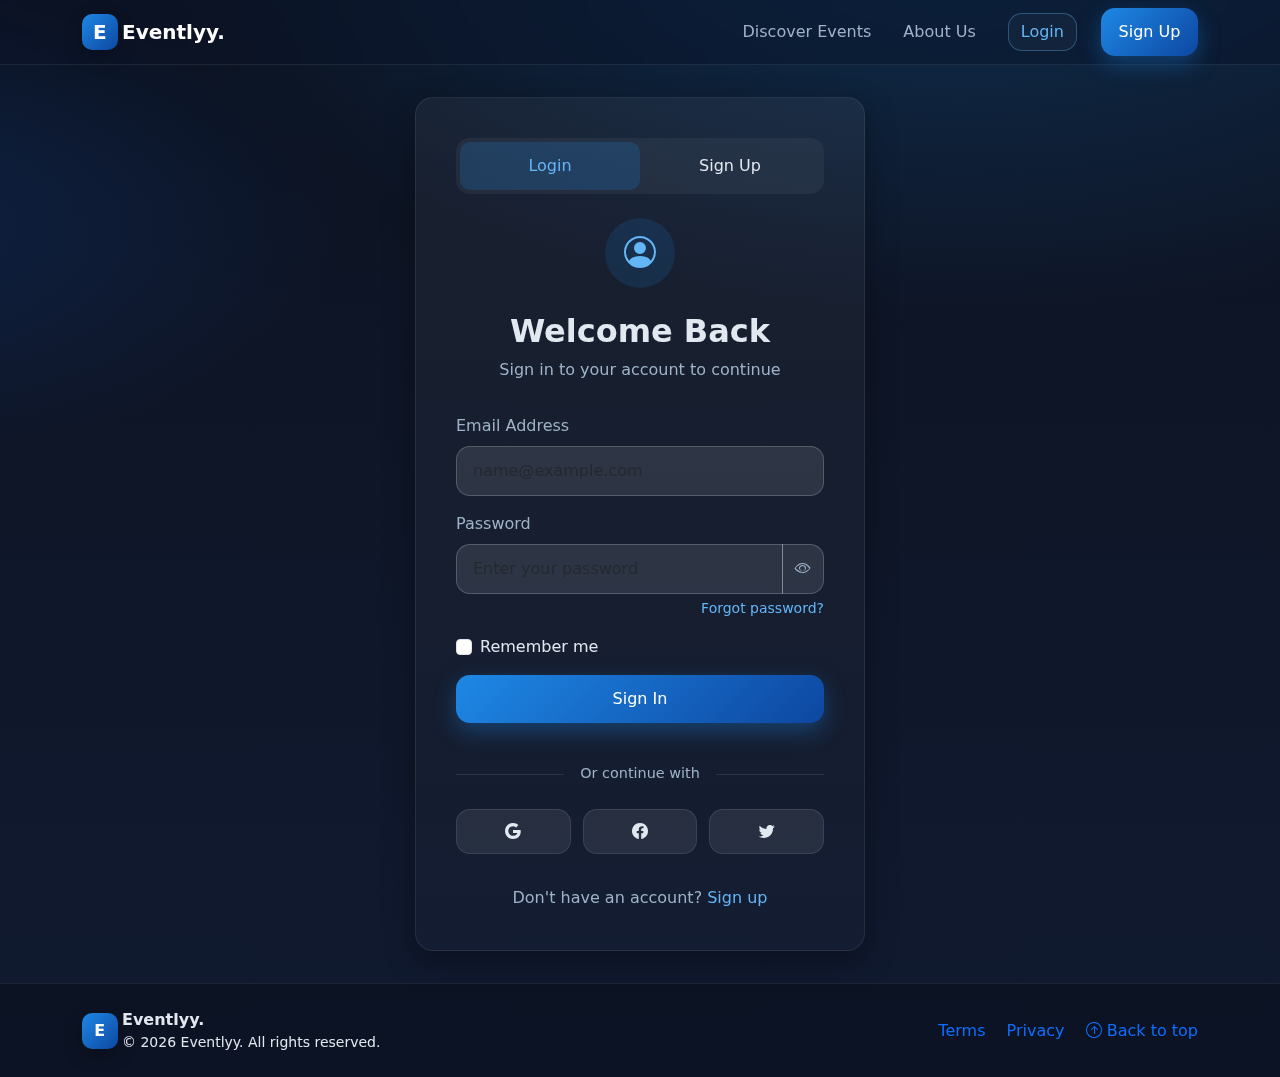
<file: auth.html>
<!DOCTYPE html>
<html lang="en">

<head>
  <meta charset="utf-8" />
  <meta name="viewport" content="width=device-width, initial-scale=1" />
  <title>Eventlyy - Sign Up & Login</title>

  <!-- Bootstrap CSS -->
  <link href="https://cdn.jsdelivr.net/npm/bootstrap@5.3.3/dist/css/bootstrap.min.css" rel="stylesheet">
  <!-- Bootstrap Icons -->
  <link href="https://cdn.jsdelivr.net/npm/bootstrap-icons@1.11.3/font/bootstrap-icons.css" rel="stylesheet">
  <style>
    :root {
      /* Three blues: light, mid, deep */
      --blue-1: #64b5f6;
      --blue-2: #1e88e5;
      --blue-3: #0d47a1;
      /* Base dark palette */
      --bg-0: #0b1220;
      --bg-1: #0e1526;
      --bg-2: #101a30;
      --text-1: #e2e8f0;
      --text-2: #9fb3c8;
      --glass: white;
      --radius-lg: 18px;
      --radius-md: 14px;
      --radius-sm: 10px;
      --shadow-1: 0 10px 30px rgba(0, 0, 0, 0.35);
      --shadow-2: 0 6px 18px rgba(0, 0, 0, 0.25);
      --shadow-focus: 0 0 0 0.25rem rgba(30, 136, 229, 0.35);
    }

    html {
      scroll-behavior: smooth;
    }
    
    body {
      font-family: system-ui, -apple-system, Segoe UI, Roboto, Helvetica, Arial,
        "Apple Color Emoji", "Segoe UI Emoji";
      background: radial-gradient(
          1200px 600px at 75% -100px,
          rgba(30, 136, 229, 0.25),
          transparent 70%
        ),
        radial-gradient(
          800px 400px at -10% 20%,
          rgba(13, 71, 161, 0.25),
          transparent 60%
        ),
        linear-gradient(180deg, var(--bg-0), var(--bg-1) 30%, var(--bg-2) 100%);
      color: var(--text-1);
      overflow-x: hidden;
      min-height: 100vh;
      display: flex;
      flex-direction: column;
    }

    /* Glassmorphic sticky navbar */
    .navbar-glass {
      position: sticky;
      top: 0;
      z-index: 1030;
      background: rgba(13, 19, 35, 0.48);
      backdrop-filter: saturate(1.2) blur(14px);
      -webkit-backdrop-filter: saturate(1.2) blur(14px);
      border-bottom: 1px solid rgba(255, 255, 255, 0.08);
    }
    
    .navbar .nav-link {
      color: var(--text-2);
      transition: 0.25s ease;
    }
    
    .navbar .nav-link:hover,
    .navbar .nav-link:focus {
      color: var(--blue-1);
    }

    .brand-mark {
      display: inline-grid;
      place-items: center;
      width: 36px;
      height: 36px;
      background: linear-gradient(135deg, var(--blue-2), var(--blue-3));
      border-radius: 10px;
      color: white;
      font-weight: 800;
      letter-spacing: 0.5px;
      box-shadow: var(--shadow-2);
    }

    /* Primary button (custom) */
    .btn-pulse {
      --c1: var(--blue-2);
      --c2: var(--blue-3);
      background: linear-gradient(135deg, var(--c1), var(--c2));
      color: white;
      border: none;
      border-radius: 14px;
      padding: 0.75rem 1.1rem;
      box-shadow: 0 8px 22px rgba(30, 136, 229, 0.35);
      transition: transform 0.15s ease, box-shadow 0.3s ease, filter 0.3s ease;
    }
    
    .btn-pulse:hover {
      transform: translateY(-2px);
      filter: brightness(1.05);
    }
    
    .btn-pulse:focus {
      box-shadow: var(--shadow-focus);
      outline: none;
    }
    
    .btn-ghost {
      color: var(--blue-1);
      border: 1px solid rgba(100, 181, 246, 0.35);
      background: rgba(255, 255, 255, 0.03);
      border-radius: 14px;
      transition: 0.25s ease;
    }
    
    .btn-ghost:hover {
      background: rgba(100, 181, 246, 0.1);
      color: white;
    }

    /* Auth container */
    .auth-container {
      display: flex;
      flex: 1;
      align-items: center;
      justify-content: center;
      padding: 2rem 1rem;
    }
    
    .auth-card {
      background: linear-gradient(
        180deg,
        rgba(255, 255, 255, 0.05),
        rgba(255, 255, 255, 0.02)
      );
      border: 1px solid rgba(255, 255, 255, 0.08);
      border-radius: var(--radius-lg);
      padding: 2.5rem;
      box-shadow: var(--shadow-1);
      width: 100%;
      max-width: 450px;
    }
    
    .auth-header {
      text-align: center;
      margin-bottom: 2rem;
    }
    
    .auth-icon {
      display: inline-flex;
      align-items: center;
      justify-content: center;
      width: 70px;
      height: 70px;
      border-radius: 50%;
      background: rgba(30, 136, 229, 0.15);
      margin-bottom: 1.5rem;
      color: var(--blue-1);
      font-size: 2rem;
    }
    
    .auth-title {
      font-weight: 700;
      margin-bottom: 0.5rem;
    }
    
    .auth-subtitle {
      color: var(--text-2);
      margin-bottom: 0;
    }
    
    .auth-form .form-control {
      background: rgba(255, 255, 255, 0.1);
      border: 1px solid rgba(255, 255, 255, 0.2);
      color: white;
      border-radius: var(--radius-md);
      padding: 0.75rem 1rem;
    }
    
    .auth-form .form-control:focus {
      background: rgba(255, 255, 255, 0.15);
      border-color: var(--blue-1);
      color: white;
      box-shadow: var(--shadow-focus);
    }
    
    .auth-form .form-label {
      color: var(--text-2);
      font-weight: 500;
      margin-bottom: 0.5rem;
    }
    
    .auth-form .input-group-text {
      background: rgba(255, 255, 255, 0.1);
      border: 1px solid rgba(255, 255, 255, 0.2);
      color: var(--text-2);
      border-radius: var(--radius-md);
    }
    
    .divider {
      display: flex;
      align-items: center;
      margin: 1.5rem 0;
      color: var(--text-2);
    }
    
    .divider::before,
    .divider::after {
      content: "";
      flex: 1;
      height: 1px;
      background: rgba(255, 255, 255, 0.1);
    }
    
    .divider-text {
      padding: 0 1rem;
      font-size: 0.9rem;
    }
    
    .social-login {
      display: grid;
      grid-template-columns: repeat(3, 1fr);
      gap: 0.75rem;
      margin-bottom: 1.5rem;
    }
    
    .social-btn {
      display: flex;
      align-items: center;
      justify-content: center;
      padding: 0.6rem;
      background: rgba(255, 255, 255, 0.08);
      border: 1px solid rgba(255, 255, 255, 0.1);
      border-radius: var(--radius-md);
      color: var(--text-1);
      transition: all 0.2s ease;
    }
    
    .social-btn:hover {
      background: rgba(255, 255, 255, 0.12);
      transform: translateY(-2px);
    }
    
    .auth-footer {
      text-align: center;
      margin-top: 2rem;
      color: var(--text-2);
    }
    
    .auth-link {
      color: var(--blue-1);
      text-decoration: none;
      font-weight: 500;
      transition: all 0.2s ease;
    }
    
    .auth-link:hover {
      color: var(--blue-2);
      text-decoration: underline;
    }
    
    .password-toggle {
      cursor: pointer;
      color: var(--text-2);
      transition: color 0.2s ease;
    }
    
    .password-toggle:hover {
      color: var(--blue-1);
    }

    /* Footer */
    footer {
      border-top: 1px solid rgba(255, 255, 255, 0.08);
      background: rgba(0, 0, 0, 0.25);
      margin-top: auto;
    }

    /* Toast notification */
    .toast {
      position: fixed;
      top: 20px;
      right: 20px;
      z-index: 9999;
    }

    /* Responsive adjustments */
    @media (max-width: 576px) {
      .auth-card {
        padding: 2rem 1.5rem;
      }
      
      .social-login {
        grid-template-columns: 1fr;
      }
    }

    /* Tabs for switching between forms */
    .auth-tabs {
      display: flex;
      background: rgba(255, 255, 255, 0.05);
      border-radius: var(--radius-md);
      padding: 0.25rem;
      margin-bottom: 2rem;
    }
    
    .auth-tab {
      flex: 1;
      text-align: center;
      padding: 0.75rem;
      border-radius: var(--radius-sm);
      cursor: pointer;
      transition: all 0.3s ease;
    }
    
    .auth-tab.active {
      background: rgba(30, 136, 229, 0.2);
      color: var(--blue-1);
      font-weight: 500;
    }
  </style>
</head>

<body>
  <!-- NAVBAR -->
  <nav class="navbar navbar-expand-lg navbar-glass">
    <div class="container">
      <a class="navbar-brand d-flex align-items-center gap-1" href="#">
        <span class="brand-mark">E</span>
        <span class="fw-bold text-white">Eventlyy.</span>
      </a>
      <button class="navbar-toggler text-white" type="button" data-bs-toggle="offcanvas" data-bs-target="#mobileNav"
        aria-controls="mobileNav" aria-label="Toggle navigation">
        <span class="navbar-toggler-icon"><i class="bi bi-list fs-2"></i></span>
      </button>

      <div class="collapse navbar-collapse">
        <ul class="navbar-nav ms-auto align-items-lg-center gap-lg-3">
          <li class="nav-item"><a class="nav-link" href="#">Discover Events</a></li>
          <li class="nav-item"><a class="nav-link" href="#">About Us</a></li>
          <li class="nav-item"><a class="btn btn-ghost ms-lg-2" href="#" id="loginNavBtn">Login</a></li>
          <li class="nav-item"><a class="btn btn-pulse ms-lg-2" href="#" id="signupNavBtn">Sign Up</a></li>
        </ul>
      </div>
    </div>
  </nav>
  <!-- Offcanvas Mobile Nav -->
  <div class="offcanvas offcanvas-end text-bg-dark" tabindex="-1" id="mobileNav" aria-labelledby="mobileNavLabel"
    style="background:rgba(6,10,20,.98)">
    <div class="offcanvas-header">
      <h5 class="offcanvas-title" id="mobileNavLabel">Eventlyy.</h5>
      <button type="button" class="btn-close btn-close-white" data-bs-dismiss="offcanvas" aria-label="Close"></button>
    </div>
    <div class="offcanvas-body">
      <a class="nav-link py-2" href="#" data-bs-dismiss="offcanvas">Discover Events</a>
      <a class="nav-link py-2" href="#" data-bs-dismiss="offcanvas">About Us</a>
      <a class="btn btn-ghost w-100 mt-3" href="#" data-bs-dismiss="offcanvas" id="mobileLoginBtn">Login</a>
      <a class="btn btn-pulse w-100 mt-3" href="#" data-bs-dismiss="offcanvas" id="mobileSignupBtn">Sign up</a>
    </div>
  </div>

  <!-- AUTH CONTAINER -->
  <div class="auth-container">
    <div class="auth-card">
      <!-- Tabs for switching between forms -->
      <div class="auth-tabs mb-4">
        <div class="auth-tab active" id="loginTab">Login</div>
        <div class="auth-tab" id="signupTab">Sign Up</div>
      </div>

      <!-- Login Form -->
      <form class="auth-form" id="loginForm">
        <div class="auth-header">
          <div class="auth-icon">
            <i class="bi bi-person-circle"></i>
          </div>
          <h2 class="auth-title">Welcome Back</h2>
          <p class="auth-subtitle">Sign in to your account to continue</p>
        </div>

        <div class="mb-3">
          <label for="loginEmail" class="form-label">Email Address</label>
          <input type="email" class="form-control" id="loginEmail" placeholder="name@example.com" required>
        </div>

        <div class="mb-3">
          <label for="loginPassword" class="form-label">Password</label>
          <div class="input-group">
            <input type="password" class="form-control" id="loginPassword" placeholder="Enter your password" required>
            <span class="input-group-text password-toggle" id="loginPasswordToggle">
              <i class="bi bi-eye"></i>
            </span>
          </div>
          <div class="form-text text-end">
            <a href="#" class="auth-link">Forgot password?</a>
          </div>
        </div>

        <div class="form-check mb-3">
          <input class="form-check-input" type="checkbox" id="rememberMe">
          <label class="form-check-label" for="rememberMe">Remember me</label>
        </div>

        <button type="submit" class="btn btn-pulse w-100 mb-3">Sign In</button>

        <div class="divider">
          <span class="divider-text">Or continue with</span>
        </div>

        <div class="social-login mb-4">
          <button type="button" class="social-btn">
            <i class="bi bi-google"></i>
          </button>
          <button type="button" class="social-btn">
            <i class="bi bi-facebook"></i>
          </button>
          <button type="button" class="social-btn">
            <i class="bi bi-twitter"></i>
          </button>
        </div>

        <div class="auth-footer">
          Don't have an account? <a href="#" class="auth-link" id="switchToSignup">Sign up</a>
        </div>
      </form>

      <!-- Signup Form (initially hidden) -->
      <form class="auth-form d-none" id="signupForm">
        <div class="auth-header">
          <div class="auth-icon">
            <i class="bi bi-person-plus"></i>
          </div>
          <h2 class="auth-title">Create Account</h2>
          <p class="auth-subtitle">Join us to discover amazing events</p>
        </div>

        <div class="row">
          <div class="col-md-6 mb-3">
            <label for="firstName" class="form-label">First Name</label>
            <input type="text" class="form-control" id="firstName" placeholder="John" required>
          </div>
          <div class="col-md-6 mb-3">
            <label for="lastName" class="form-label">Last Name</label>
            <input type="text" class="form-control" id="lastName" placeholder="Doe" required>
          </div>
        </div>

        <div class="mb-3">
          <label for="signupEmail" class="form-label">Email Address</label>
          <input type="email" class="form-control" id="signupEmail" placeholder="name@example.com" required>
        </div>

        <div class="mb-3">
          <label for="signupPassword" class="form-label">Password</label>
          <div class="input-group">
            <input type="password" class="form-control" id="signupPassword" placeholder="Create a password" required>
            <span class="input-group-text password-toggle" id="signupPasswordToggle">
              <i class="bi bi-eye"></i>
            </span>
          </div>
          <div class="form-text">
            Use 8 or more characters with a mix of letters, numbers & symbols
          </div>
        </div>

        <div class="mb-3">
          <label for="confirmPassword" class="form-label">Confirm Password</label>
          <div class="input-group">
            <input type="password" class="form-control" id="confirmPassword" placeholder="Confirm your password" required>
            <span class="input-group-text password-toggle" id="confirmPasswordToggle">
              <i class="bi bi-eye"></i>
            </span>
          </div>
        </div>

        <div class="form-check mb-4">
          <input class="form-check-input" type="checkbox" id="termsAgree" required>
          <label class="form-check-label" for="termsAgree">
            I agree to the <a href="#" class="auth-link">Terms of Service</a> and <a href="#" class="auth-link">Privacy Policy</a>
          </label>
        </div>

        <button type="submit" class="btn btn-pulse w-100 mb-3">Create Account</button>

        <div class="divider">
          <span class="divider-text">Or sign up with</span>
        </div>

        <div class="social-login mb-4">
          <button type="button" class="social-btn">
            <i class="bi bi-google"></i>
          </button>
          <button type="button" class="social-btn">
            <i class="bi bi-facebook"></i>
          </button>
          <button type="button" class="social-btn">
            <i class="bi bi-twitter"></i>
          </button>
        </div>

        <div class="auth-footer">
          Already have an account? <a href="#" class="auth-link" id="switchToLogin">Sign in</a>
        </div>
      </form>
    </div>
  </div>

  <!-- FOOTER -->
  <footer class="py-4">
    <div class="container">
      <div class="row align-items-center gy-3">
        <div class="col-md-6">
          <div class="d-flex align-items-center gap-1">
            <span class="brand-mark">E</span>
            <div>
              <div class="fw-bold">Eventlyy.</div>
              <div class="small">© <span id="y"></span> Eventlyy. All rights reserved.</div>
            </div>
          </div>
        </div>
        <div class="col-md-6 text-md-end">
          <a href="#" class="text-decoration-none me-3">Terms</a>
          <a href="#" class="text-decoration-none me-3">Privacy</a>
          <a href="#top" class="text-decoration-none"><i class="bi bi-arrow-up-circle"></i> Back to top</a>
        </div>
      </div>
    </div>
  </footer>

  <!-- Bootstrap + Glide JS -->
  <script src="https://cdn.jsdelivr.net/npm/bootstrap@5.3.3/dist/js/bootstrap.bundle.min.js"></script>
  <script>
    // Year in footer
    document.getElementById("y").textContent = new Date().getFullYear();

    // Toggle password visibility
    function setupPasswordToggle(toggleId, inputId) {
      const toggle = document.getElementById(toggleId);
      const input = document.getElementById(inputId);
      
      toggle.addEventListener('click', function() {
        if (input.type === 'password') {
          input.type = 'text';
          toggle.innerHTML = '<i class="bi bi-eye-slash"></i>';
        } else {
          input.type = 'password';
          toggle.innerHTML = '<i class="bi bi-eye"></i>';
        }
      });
    }

    // Set up password toggles
    setupPasswordToggle('loginPasswordToggle', 'loginPassword');
    setupPasswordToggle('signupPasswordToggle', 'signupPassword');
    setupPasswordToggle('confirmPasswordToggle', 'confirmPassword');

    // Switch between login and signup forms
    const loginForm = document.getElementById('loginForm');
    const signupForm = document.getElementById('signupForm');
    const loginTab = document.getElementById('loginTab');
    const signupTab = document.getElementById('signupTab');
    const switchToSignup = document.getElementById('switchToSignup');
    const switchToLogin = document.getElementById('switchToLogin');

    function showLoginForm() {
      loginForm.classList.remove('d-none');
      signupForm.classList.add('d-none');
      loginTab.classList.add('active');
      signupTab.classList.remove('active');
    }

    function showSignupForm() {
      loginForm.classList.add('d-none');
      signupForm.classList.remove('d-none');
      loginTab.classList.remove('active');
      signupTab.classList.add('active');
    }

    // Add event listeners
    loginTab.addEventListener('click', showLoginForm);
    signupTab.addEventListener('click', showSignupForm);
    switchToSignup.addEventListener('click', function(e) {
      e.preventDefault();
      showSignupForm();
    });
    switchToLogin.addEventListener('click', function(e) {
      e.preventDefault();
      showLoginForm();
    });

    // Form submission
    loginForm.addEventListener('submit', function(e) {
      e.preventDefault();
      // In a real application, you would validate and submit the form
      simulateLogin();
    });

    signupForm.addEventListener('submit', function(e) {
      e.preventDefault();
      // In a real application, you would validate and submit the form
      simulateSignup();
    });

    // Simulate form submission
    function simulateLogin() {
      const submitBtn = loginForm.querySelector('button[type="submit"]');
      const originalText = submitBtn.textContent;
      
      submitBtn.disabled = true;
      submitBtn.innerHTML = '<span class="spinner-border spinner-border-sm" role="status" aria-hidden="true"></span> Signing in...';
      
      setTimeout(() => {
        submitBtn.disabled = false;
        submitBtn.textContent = originalText;
        
        // Show success message
        showToast('Successfully signed in! Redirecting...', 'success');
        
        // Redirect after a delay
        setTimeout(() => {
          window.location.href = 'index.html'; // Redirect to homepage
        }, 1500);
      }, 1500);
    }

    function simulateSignup() {
      const submitBtn = signupForm.querySelector('button[type="submit"]');
      const originalText = submitBtn.textContent;
      
      submitBtn.disabled = true;
      submitBtn.innerHTML = '<span class="spinner-border spinner-border-sm" role="status" aria-hidden="true"></span> Creating account...';
      
      setTimeout(() => {
        submitBtn.disabled = false;
        submitBtn.textContent = originalText;
        
        // Show success message
        showToast('Account created successfully! Redirecting...', 'success');
        
        // Redirect after a delay
        setTimeout(() => {
          window.location.href = 'index.html'; // Redirect to homepage
        }, 1500);
      }, 1500);
    }

    // Show toast notification
    function showToast(message, type = 'info') {
      // Remove any existing toasts
      const existingToasts = document.querySelectorAll('.toast');
      existingToasts.forEach(toast => toast.remove());
      
      const toast = document.createElement('div');
      toast.className = `toast align-items-center text-bg-${type} border-0`;
      toast.setAttribute('role', 'alert');
      toast.setAttribute('aria-live', 'assertive');
      toast.setAttribute('aria-atomic', 'true');
      toast.innerHTML = `
        <div class="d-flex">
          <div class="toast-body">
            <i class="bi ${type === 'success' ? 'bi-check-circle-fill' : 'bi-info-circle-fill'} me-2"></i> ${message}
          </div>
          <button type="button" class="btn-close btn-close-white me-2 m-auto" data-bs-dismiss="toast" aria-label="Close"></button>
        </div>
      `;
      
      document.body.appendChild(toast);
      const bsToast = new bootstrap.Toast(toast);
      bsToast.show();
      
      // Remove toast after it's hidden
      toast.addEventListener('hidden.bs.toast', function() {
        document.body.removeChild(toast);
      });
    }

    // Nav button functionality
    document.getElementById('loginNavBtn').addEventListener('click', function(e) {
      e.preventDefault();
      showLoginForm();
      window.scrollTo(0, 0);
    });

    document.getElementById('signupNavBtn').addEventListener('click', function(e) {
      e.preventDefault();
      showSignupForm();
      window.scrollTo(0, 0);
    });

    document.getElementById('mobileLoginBtn').addEventListener('click', function(e) {
      e.preventDefault();
      showLoginForm();
    });

    document.getElementById('mobileSignupBtn').addEventListener('click', function(e) {
      e.preventDefault();
      showSignupForm();
    });
  </script>
</body>

</html>
</file>
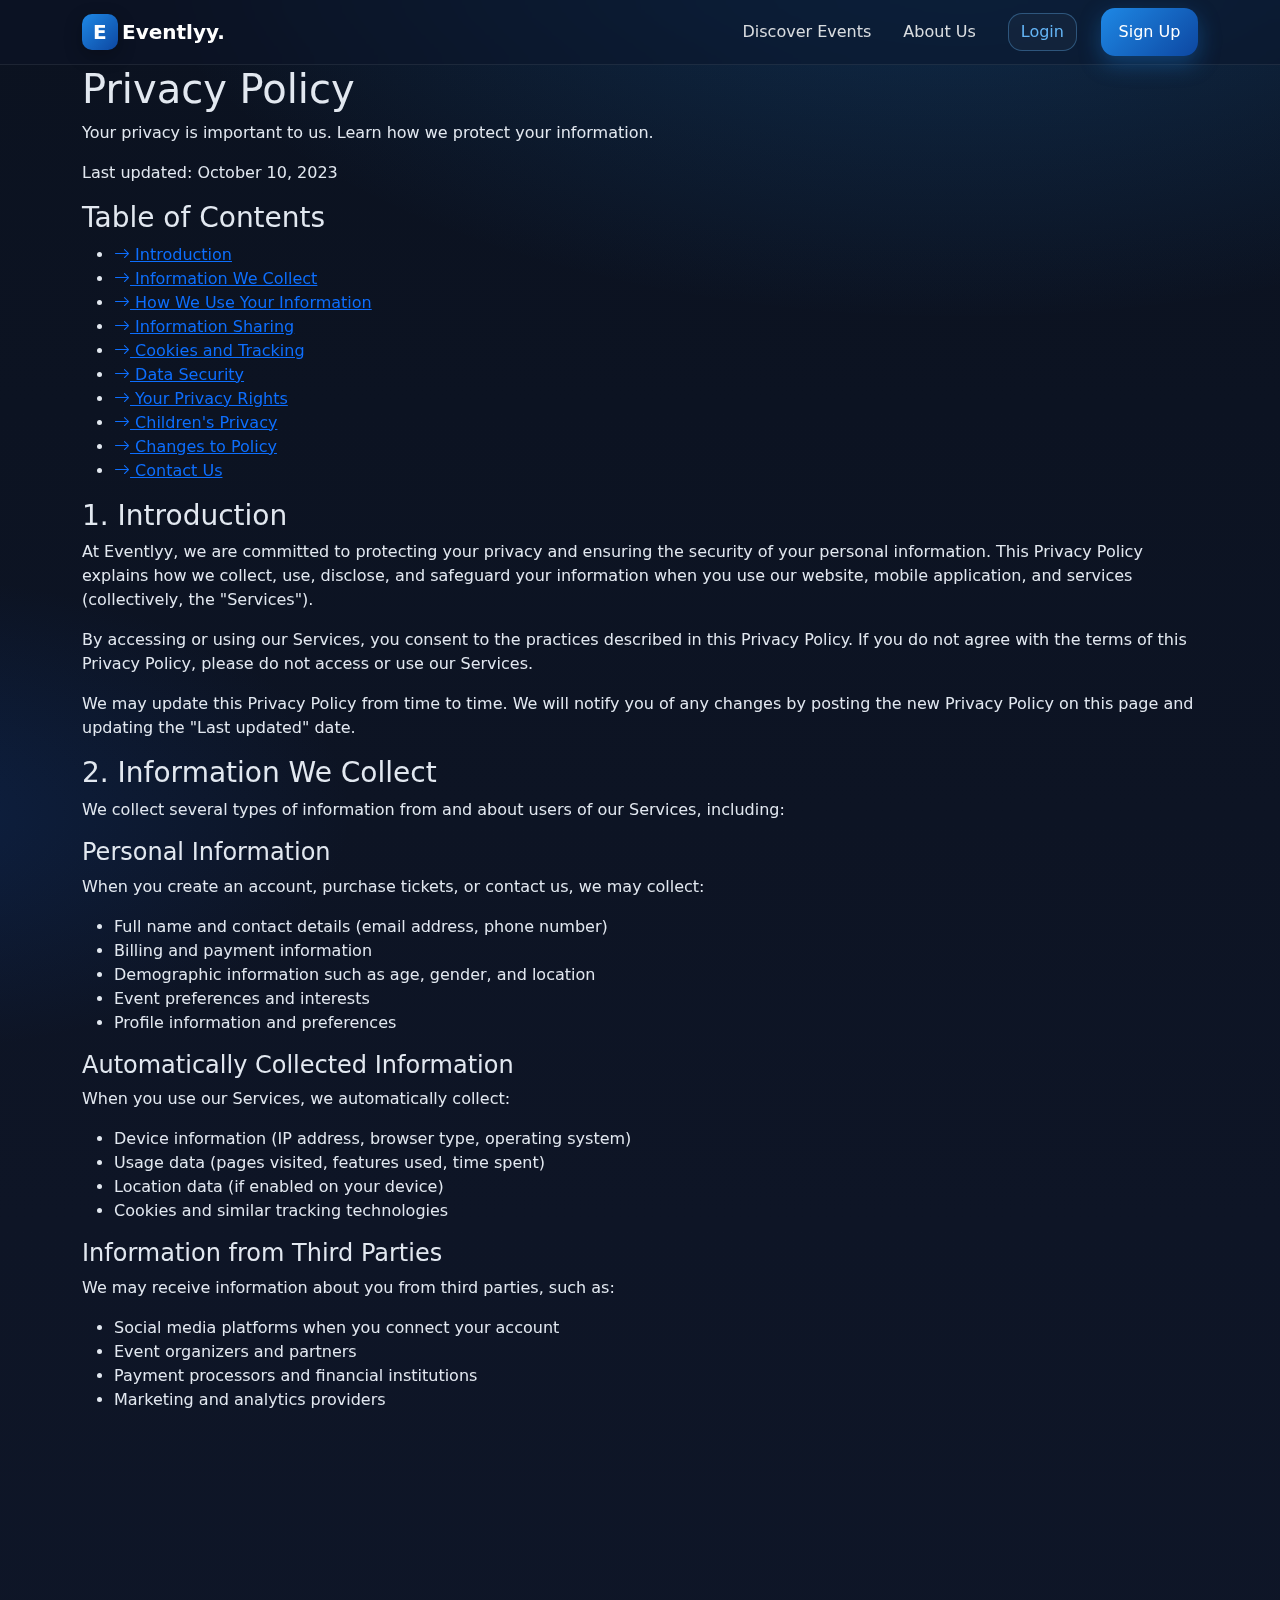
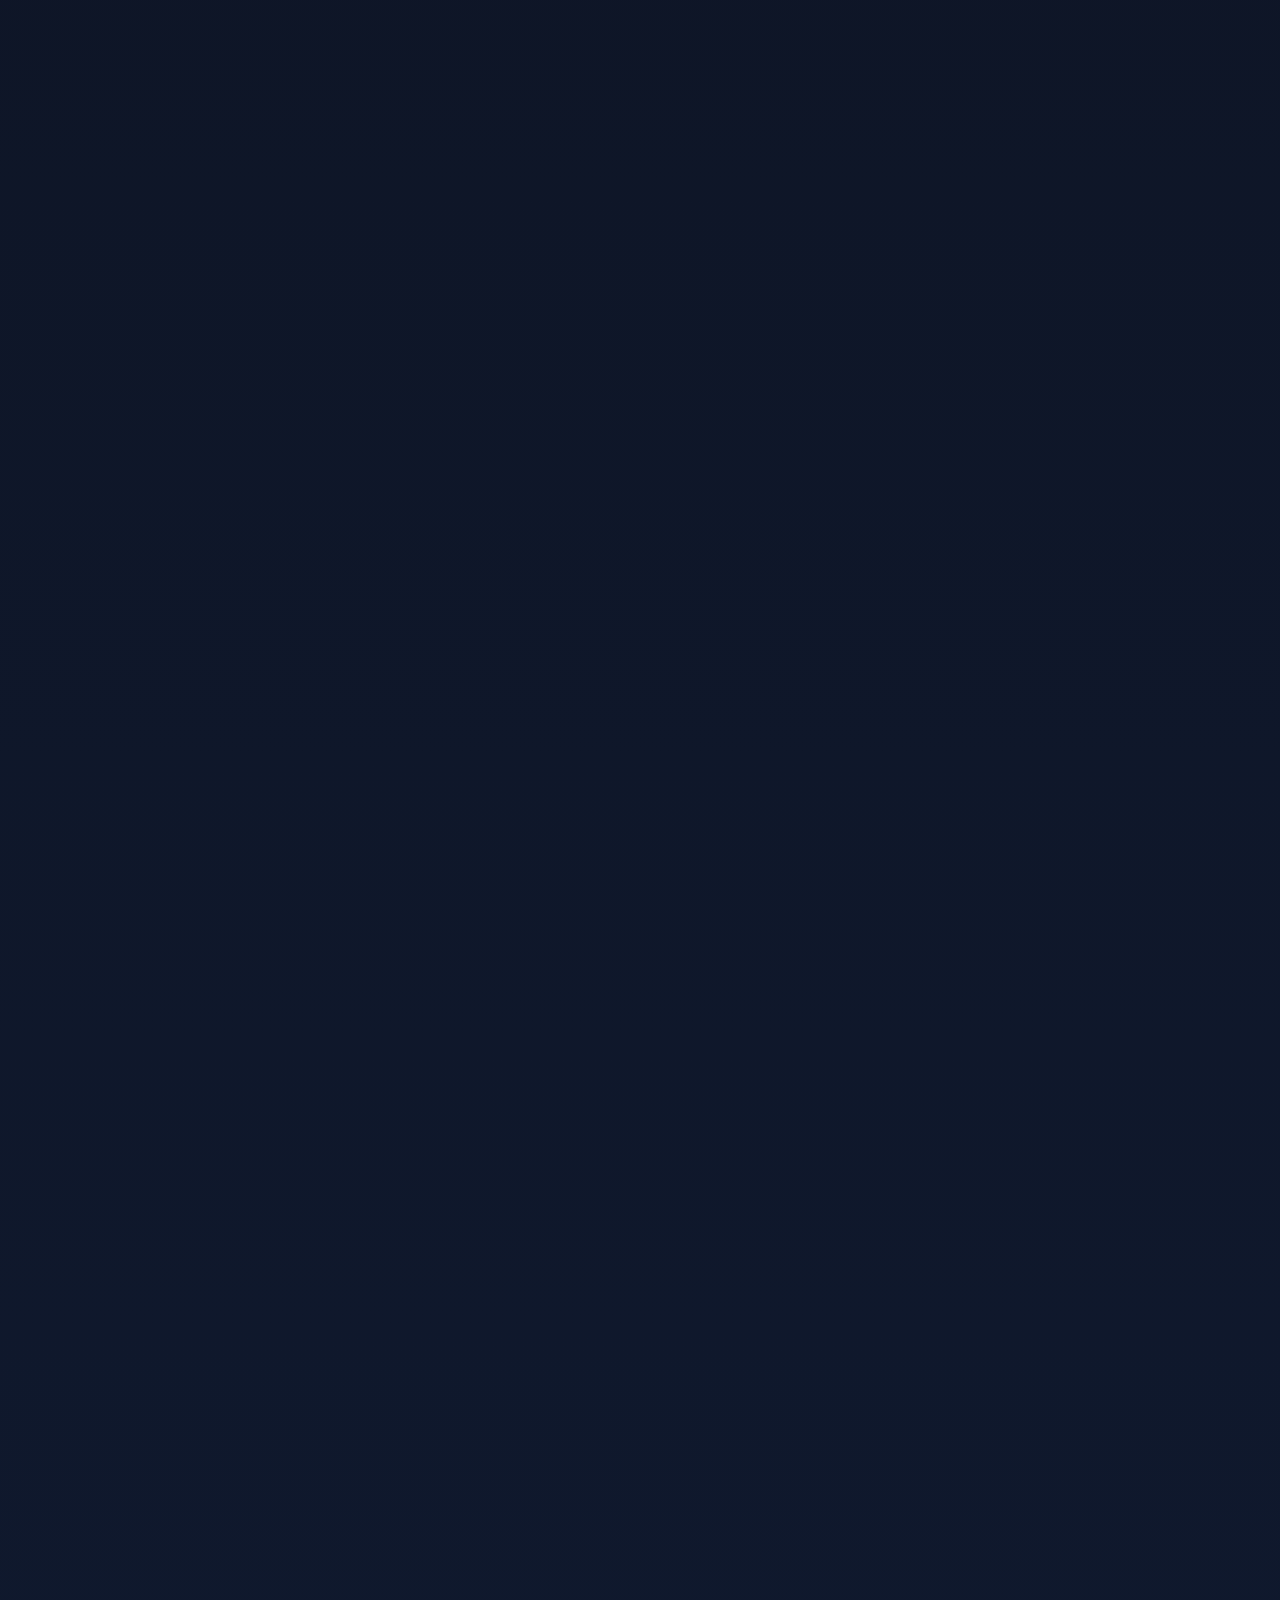
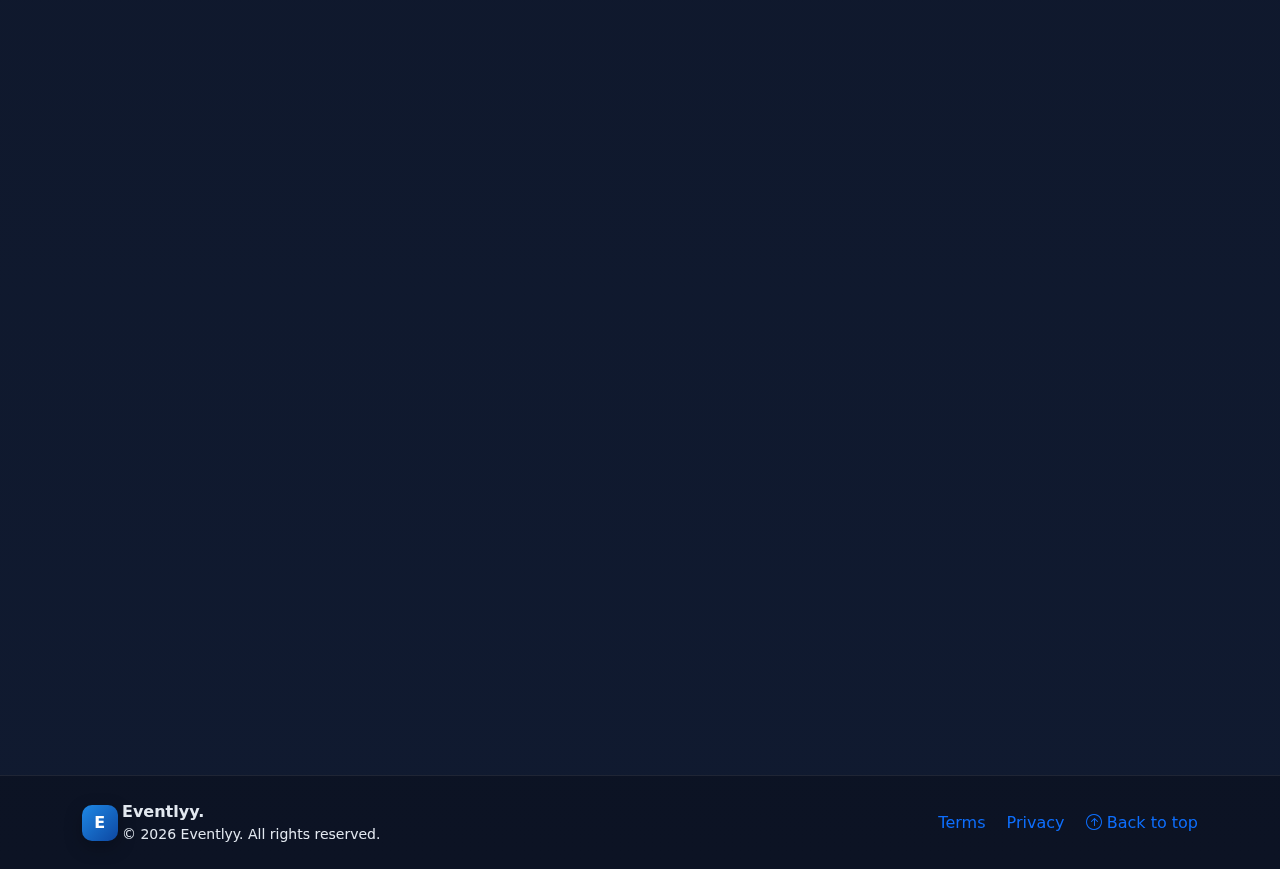
<file: policy.html>
<!DOCTYPE html>
<html lang="en">

<head>
  <meta charset="utf-8" />
  <meta name="viewport" content="width=device-width, initial-scale=1" />
  <title>Privacy Policy - Eventlyy</title>

  <!-- Bootstrap CSS -->
  <link href="https://cdn.jsdelivr.net/npm/bootstrap@5.3.3/dist/css/bootstrap.min.css" rel="stylesheet">
  <!-- Bootstrap Icons -->
  <link href="https://cdn.jsdelivr.net/npm/bootstrap-icons@1.11.3/font/bootstrap-icons.css" rel="stylesheet">
  <link rel="stylesheet" href="./assets/css/styles.css">
</head>

<body>
  <!-- NAVBAR -->
  <nav class="navbar navbar-expand-lg navbar-glass">
    <div class="container">
      <a class="navbar-brand d-flex align-items-center gap-1" href="#">
        <span class="brand-mark">E</span>
        <span class="fw-bold text-white">Eventlyy.</span>
      </a>
      <button class="navbar-toggler text-white" type="button" data-bs-toggle="offcanvas" data-bs-target="#mobileNav"
        aria-controls="mobileNav" aria-label="Toggle navigation">
        <span class="navbar-toggler-icon"><i class="bi bi-list fs-2"></i></span>
      </button>

      <div class="collapse navbar-collapse">
        <ul class="navbar-nav ms-auto align-items-lg-center gap-lg-3">
          <li class="nav-item"><a class="nav-link" href="#">Discover Events</a></li>
          <li class="nav-item"><a class="nav-link" href="#">About Us</a></li>
          <li class="nav-item"><a class="btn btn-ghost ms-lg-2" href="#">Login</a></li>
          <li class="nav-item"><a class="btn btn-pulse ms-lg-2" href="#">Sign Up</a></li>
        </ul>
      </div>
    </div>
  </nav>
  <!-- Offcanvas Mobile Nav -->
  <div class="offcanvas offcanvas-end text-bg-dark" tabindex="-1" id="mobileNav" aria-labelledby="mobileNavLabel"
    style="background:rgba(6,10,20,.98)">
    <div class="offcanvas-header">
      <h5 class="offcanvas-title" id="mobileNavLabel">Eventlyy.</h5>
      <button type="button" class="btn-close btn-close-white" data-bs-dismiss="offcanvas" aria-label="Close"></button>
    </div>
    <div class="offcanvas-body">
      <a class="nav-link py-2" href="#" data-bs-dismiss="offcanvas">Discover Events</a>
      <a class="nav-link py-2" href="#" data-bs-dismiss="offcanvas">About Us</a>
      <a class="btn btn-ghost w-100 mt-3" href="#" data-bs-dismiss="offcanvas">Login</a>
      <a class="btn btn-pulse w-100 mt-3" href="#" data-bs-dismiss="offcanvas">Sign up</a>
    </div>
  </div>

  <!-- HERO SECTION -->
  <section class="page-hero">
    <div class="container">
      <h1 class="page-title reveal">Privacy Policy</h1>
      <p class="page-subtitle reveal delay-1">Your privacy is important to us. Learn how we protect your information.</p>
    </div>
  </section>

  <!-- LAST UPDATED -->
  <div class="container">
    <p class="last-updated reveal">Last updated: October 10, 2023</p>
  </div>

  <!-- TABLE OF CONTENTS -->
  <section class="container">
    <div class="toc-container reveal">
      <h3 class="toc-heading">Table of Contents</h3>
      <ul class="toc-list">
        <li class="toc-item"><a href="#introduction" class="toc-link"><i class="bi bi-arrow-right"></i> Introduction</a></li>
        <li class="toc-item"><a href="#information" class="toc-link"><i class="bi bi-arrow-right"></i> Information We Collect</a></li>
        <li class="toc-item"><a href="#usage" class="toc-link"><i class="bi bi-arrow-right"></i> How We Use Your Information</a></li>
        <li class="toc-item"><a href="#sharing" class="toc-link"><i class="bi bi-arrow-right"></i> Information Sharing</a></li>
        <li class="toc-item"><a href="#cookies" class="toc-link"><i class="bi bi-arrow-right"></i> Cookies and Tracking</a></li>
        <li class="toc-item"><a href="#security" class="toc-link"><i class="bi bi-arrow-right"></i> Data Security</a></li>
        <li class="toc-item"><a href="#rights" class="toc-link"><i class="bi bi-arrow-right"></i> Your Privacy Rights</a></li>
        <li class="toc-item"><a href="#children" class="toc-link"><i class="bi bi-arrow-right"></i> Children's Privacy</a></li>
        <li class="toc-item"><a href="#changes" class="toc-link"><i class="bi bi-arrow-right"></i> Changes to Policy</a></li>
        <li class="toc-item"><a href="#contact" class="toc-link"><i class="bi bi-arrow-right"></i> Contact Us</a></li>
      </ul>
    </div>
  </section>

  <!-- POLICY CONTENT -->
  <section class="container">
    <div class="policy-card">
      <div class="policy-container">
        <!-- Introduction -->
        <div class="policy-section reveal" id="introduction">
          <h3 class="policy-heading">1. Introduction</h3>
          <p class="policy-content">
            At Eventlyy, we are committed to protecting your privacy and ensuring the security of your personal information. 
            This Privacy Policy explains how we collect, use, disclose, and safeguard your information when you use our website, 
            mobile application, and services (collectively, the "Services").
          </p>
          <p class="policy-content">
            By accessing or using our Services, you consent to the practices described in this Privacy Policy. 
            If you do not agree with the terms of this Privacy Policy, please do not access or use our Services.
          </p>
          <p class="policy-content">
            We may update this Privacy Policy from time to time. We will notify you of any changes by posting the new 
            Privacy Policy on this page and updating the "Last updated" date.
          </p>
        </div>

        <!-- Information We Collect -->
        <div class="policy-section reveal delay-1" id="information">
          <h3 class="policy-heading">2. Information We Collect</h3>
          <p class="policy-content">
            We collect several types of information from and about users of our Services, including:
          </p>
          
          <h4 class="policy-subheading">Personal Information</h4>
          <p class="policy-content">
            When you create an account, purchase tickets, or contact us, we may collect:
          </p>
          <ul class="policy-list">
            <li>Full name and contact details (email address, phone number)</li>
            <li>Billing and payment information</li>
            <li>Demographic information such as age, gender, and location</li>
            <li>Event preferences and interests</li>
            <li>Profile information and preferences</li>
          </ul>
          
          <h4 class="policy-subheading">Automatically Collected Information</h4>
          <p class="policy-content">
            When you use our Services, we automatically collect:
          </p>
          <ul class="policy-list">
            <li>Device information (IP address, browser type, operating system)</li>
            <li>Usage data (pages visited, features used, time spent)</li>
            <li>Location data (if enabled on your device)</li>
            <li>Cookies and similar tracking technologies</li>
          </ul>
          
          <h4 class="policy-subheading">Information from Third Parties</h4>
          <p class="policy-content">
            We may receive information about you from third parties, such as:
          </p>
          <ul class="policy-list">
            <li>Social media platforms when you connect your account</li>
            <li>Event organizers and partners</li>
            <li>Payment processors and financial institutions</li>
            <li>Marketing and analytics providers</li>
          </ul>
        </div>

        <!-- How We Use Your Information -->
        <div class="policy-section reveal delay-1" id="usage">
          <h3 class="policy-heading">3. How We Use Your Information</h3>
          <p class="policy-content">
            We use the information we collect for various purposes, including:
          </p>
          <ul class="policy-list">
            <li>To provide, maintain, and improve our Services</li>
            <li>To process your ticket purchases and transactions</li>
            <li>To communicate with you about events, updates, and promotional offers</li>
            <li>To personalize your experience and provide content and offers tailored to your interests</li>
            <li>To respond to your comments, questions, and customer service requests</li>
            <li>To detect, prevent, and address technical issues and fraudulent activities</li>
            <li>To comply with legal obligations and enforce our terms and policies</li>
          </ul>
          
          <h4 class="policy-subheading">Legal Basis for Processing</h4>
          <p class="policy-content">
            We process your personal information based on the following legal grounds:
          </p>
          <ul class="policy-list">
            <li>Performance of a contract with you (e.g., processing your ticket purchase)</li>
            <li>Your consent (e.g., for marketing communications)</li>
            <li>Legitimate interests (e.g., improving our Services, preventing fraud)</li>
            <li>Compliance with legal obligations</li>
          </ul>
        </div>

        <!-- Information Sharing -->
        <div class="policy-section reveal delay-2" id="sharing">
          <h3 class="policy-heading">4. Information Sharing</h3>
          <p class="policy-content">
            We may share your information with third parties in the following circumstances:
          </p>
          
          <h4 class="policy-subheading">With Event Organizers</h4>
          <p class="policy-content">
            When you purchase tickets to an event, we share necessary information with the event organizer, 
            which may include your name, contact information, and ticket details. Event organizers are 
            responsible for their own privacy practices.
          </p>
          
          <h4 class="policy-subheading">With Service Providers</h4>
          <p class="policy-content">
            We may share your information with third-party service providers who perform services on our behalf, 
            such as payment processing, data analysis, email delivery, hosting services, customer service, 
            and marketing assistance.
          </p>
          
          <h4 class="policy-subheading">For Legal Reasons</h4>
          <p class="policy-content">
            We may disclose your information if required to do so by law or in response to valid requests by 
            public authorities (e.g., a court or government agency).
          </p>
          
          <h4 class="policy-subheading">Business Transfers</h4>
          <p class="policy-content">
            In the event of a merger, acquisition, or sale of all or a portion of our assets, your information 
            may be transferred as part of that transaction.
          </p>
          
          <h4 class="policy-subheading">With Your Consent</h4>
          <p class="policy-content">
            We may share your information with third parties when we have your consent to do so.
          </p>
        </div>

        <!-- Cookies and Tracking -->
        <div class="policy-section reveal delay-2" id="cookies">
          <h3 class="policy-heading">5. Cookies and Tracking Technologies</h3>
          <p class="policy-content">
            We use cookies and similar tracking technologies to track activity on our Services and store certain information.
          </p>
          
          <h4 class="policy-subheading">Types of Cookies We Use</h4>
          <ul class="policy-list">
            <li><strong>Essential Cookies:</strong> Required for the operation of our Services</li>
            <li><strong>Analytical/Performance Cookies:</strong> Allow us to recognize and count visitors and see how they move around our Services</li>
            <li><strong>Functionality Cookies:</strong> Enable us to personalize content and remember your preferences</li>
            <li><strong>Targeting Cookies:</strong> Record your visit to our Services, the pages you visit, and the links you follow</li>
          </ul>
          
          <h4 class="policy-subheading">Managing Cookies</h4>
          <p class="policy-content">
            You can set your browser to refuse all or some browser cookies, or to alert you when cookies are being sent. 
            If you disable or refuse cookies, please note that some parts of our Services may become inaccessible or not function properly.
          </p>
        </div>

        <!-- Data Security -->
        <div class="policy-section reveal delay-3" id="security">
          <h3 class="policy-heading">6. Data Security</h3>
          <p class="policy-content">
            We implement appropriate security measures to protect your personal information from unauthorized access, 
            alteration, disclosure, or destruction. These measures include:
          </p>
          <ul class="policy-list">
            <li>Encryption of sensitive data</li>
            <li>Regular security assessments and testing</li>
            <li>Access controls and authentication mechanisms</li>
            <li>Secure network infrastructure</li>
            <li>Employee training on data protection</li>
          </ul>
          
          <p class="policy-content">
            Despite our safeguards, no method of transmission over the Internet or electronic storage is 100% secure. 
            While we strive to use commercially acceptable means to protect your personal information, we cannot guarantee its absolute security.
          </p>
        </div>

        <!-- Your Privacy Rights -->
        <div class="policy-section reveal delay-3" id="rights">
          <h3 class="policy-heading">7. Your Privacy Rights</h3>
          <p class="policy-content">
            Depending on your location, you may have the following rights regarding your personal information:
          </p>
          <ul class="policy-list">
            <li><strong>Access:</strong> The right to request copies of your personal information</li>
            <li><strong>Rectification:</strong> The right to request correction of inaccurate or incomplete information</li>
            <li><strong>Erasure:</strong> The right to request deletion of your personal information</li>
            <li><strong>Restriction:</strong> The right to request the restriction of processing of your personal information</li>
            <li><strong>Data Portability:</strong> The right to receive your personal information in a structured, machine-readable format</li>
            <li><strong>Objection:</strong> The right to object to processing of your personal information</li>
            <li><strong>Withdraw Consent:</strong> The right to withdraw your consent at any time where we rely on consent to process your information</li>
          </ul>
          
          <p class="policy-content">
            To exercise any of these rights, please contact us using the contact details provided in the "Contact Us" section. 
            We may need to verify your identity before processing your request.
          </p>
        </div>

        <!-- Children's Privacy -->
        <div class="policy-section reveal" id="children">
          <h3 class="policy-heading">8. Children's Privacy</h3>
          <p class="policy-content">
            Our Services are not intended for children under the age of 16. We do not knowingly collect personal information 
            from children under 16. If you are a parent or guardian and believe that your child has provided us with personal 
            information, please contact us, and we will take steps to delete such information from our systems.
          </p>
        </div>

        <!-- Changes to Policy -->
        <div class="policy-section reveal delay-1" id="changes">
          <h3 class="policy-heading">9. Changes to This Privacy Policy</h3>
          <p class="policy-content">
            We may update our Privacy Policy from time to time. We will notify you of any changes by posting the new 
            Privacy Policy on this page and updating the "Last updated" date at the top of this Privacy Policy.
          </p>
          <p class="policy-content">
            We will also notify you via email and/or a prominent notice on our Services prior to the change becoming 
            effective if the changes are material. We encourage you to review this Privacy Policy periodically for any changes.
          </p>
        </div>

        <!-- Contact Us -->
        <div class="policy-section reveal delay-2" id="contact">
          <h3 class="policy-heading">10. Contact Us</h3>
          <p class="policy-content">
            If you have any questions or concerns about this Privacy Policy or our data practices, please contact us at:
          </p>
          <p class="policy-content">
            Email: privacy@eventlyy.com<br>
            Address: 123 Event Plaza, Victoria Island, Lagos, Nigeria<br>
            Phone: +234 800 000 0000
          </p>
          <p class="policy-content">
            We have appointed a Data Protection Officer who can be reached at dpo@eventlyy.com for questions 
            specifically about data protection and your rights.
          </p>
        </div>
      </div>
    </div>
  </section>

  <!-- FOOTER -->
  <footer class="py-4 mt-5">
    <div class="container">
      <div class="row align-items-center gy-3">
        <div class="col-md-6">
          <div class="d-flex align-items-center gap-1">
            <span class="brand-mark">E</span>
            <div>
              <div class="fw-bold">Eventlyy.</div>
              <div class="small">© <span id="y"></span> Eventlyy. All rights reserved.</div>
            </div>
          </div>
        </div>
        <div class="col-md-6 text-md-end">
          <a href="#" class="text-decoration-none me-3">Terms</a>
          <a href="#" class="text-decoration-none me-3">Privacy</a>
          <a href="#top" class="text-decoration-none"><i class="bi bi-arrow-up-circle"></i> Back to top</a>
        </div>
      </div>
    </div>
  </footer>

  <!-- Bootstrap + Glide JS -->
  <script src="https://cdn.jsdelivr.net/npm/bootstrap@5.3.3/dist/js/bootstrap.bundle.min.js"></script>
  <script>
    // Year in footer
    document.getElementById("y").textContent = new Date().getFullYear();

    // Smooth scrolling for table of contents links
    document.querySelectorAll('.toc-link').forEach(link => {
      link.addEventListener('click', function(e) {
        e.preventDefault();
        const targetId = this.getAttribute('href');
        const targetElement = document.querySelector(targetId);
        
        if (targetElement) {
          window.scrollTo({
            top: targetElement.offsetTop - 100,
            behavior: 'smooth'
          });
        }
      });
    });

    // IntersectionObserver for reveal animations
    const revealItems = document.querySelectorAll(".reveal");
    const io = new IntersectionObserver(
      (entries) => {
        entries.forEach((entry) => {
          if (entry.isIntersecting) {
            entry.target.classList.add("in");
            io.unobserve(entry.target);
          }
        });
      },
      { threshold: 0.14 }
    );
    revealItems.forEach((el) => io.observe(el));
  </script>
</body>

</html>
</file>
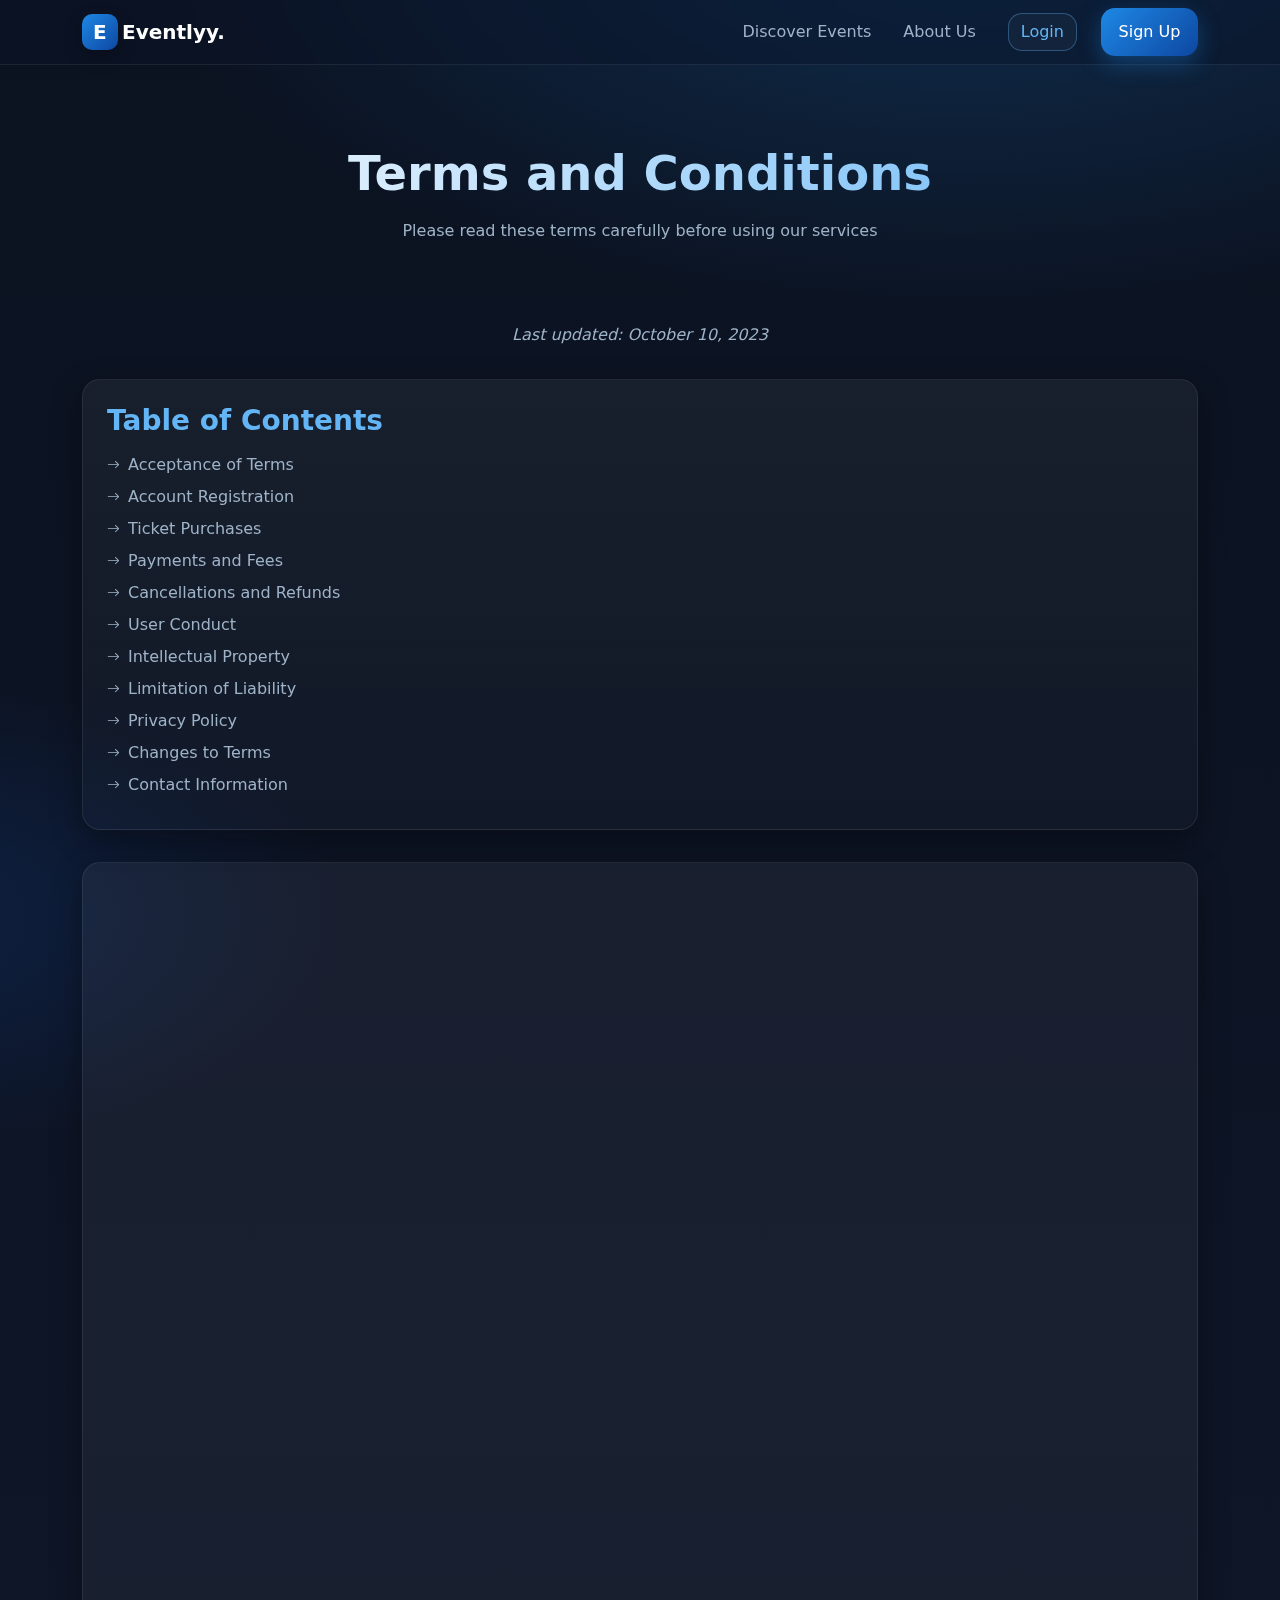
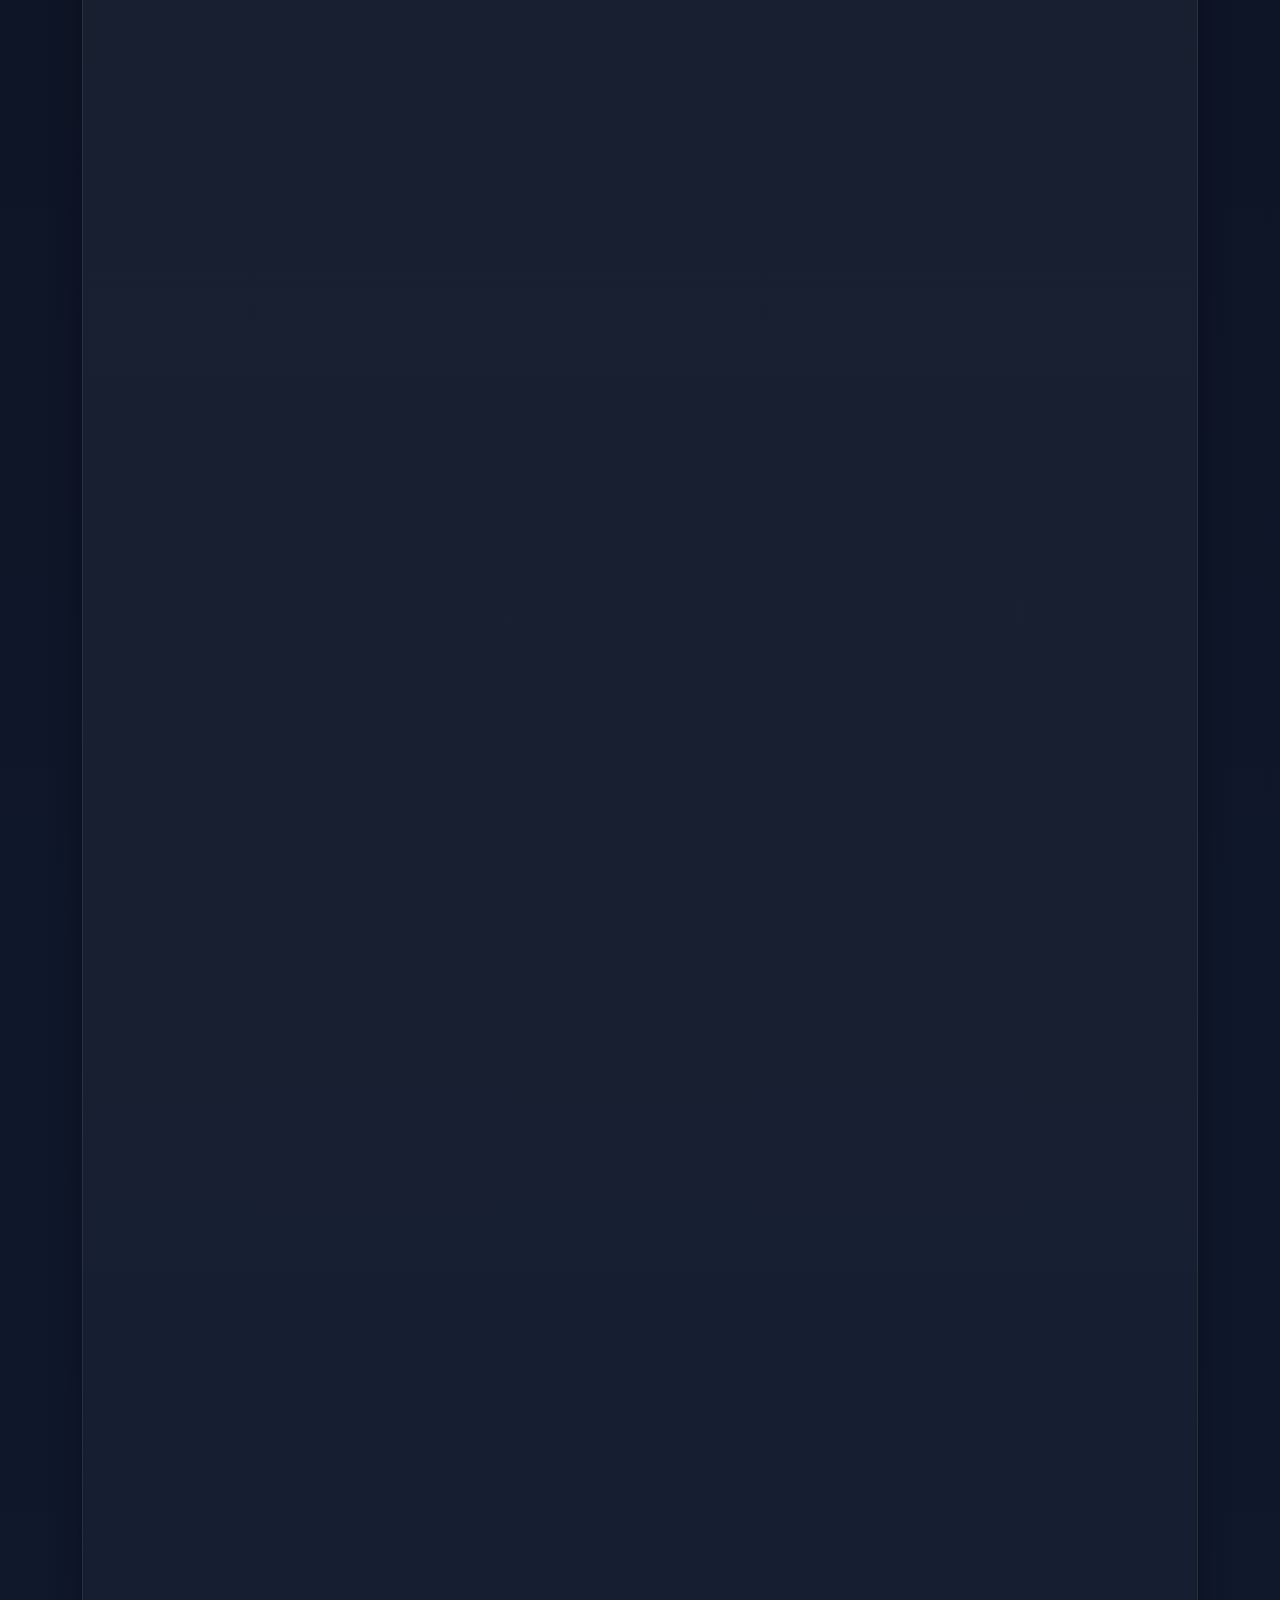
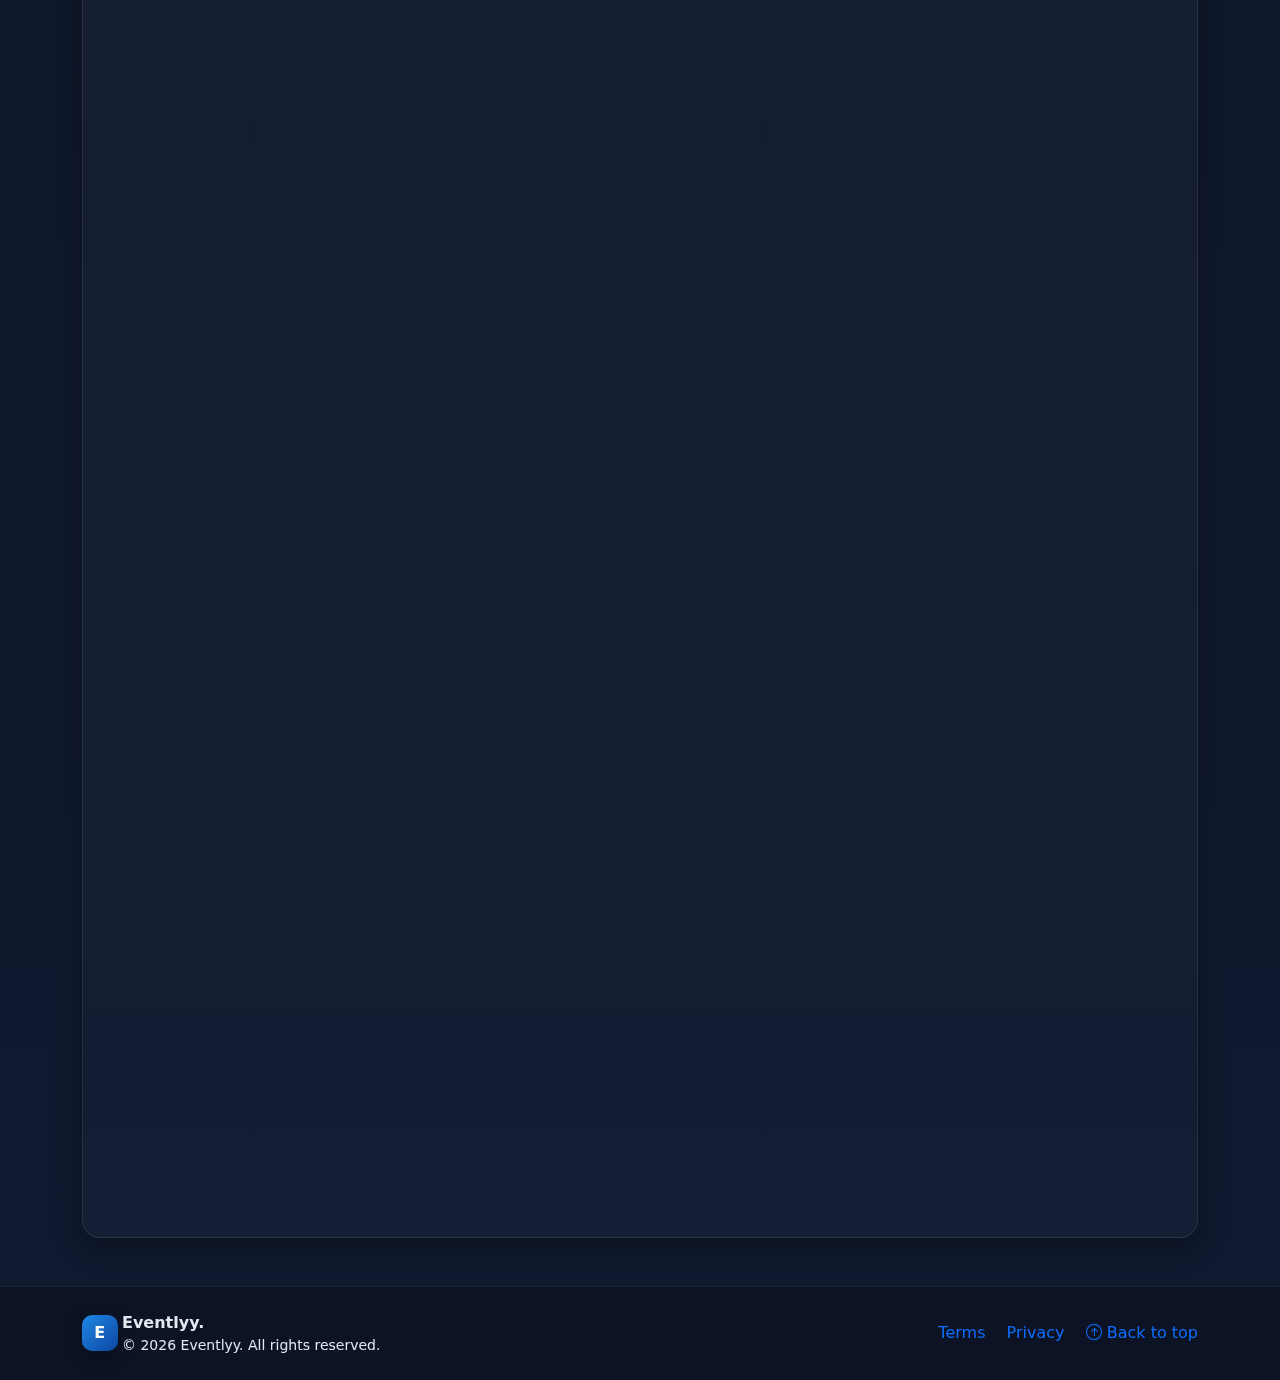
<file: terms.html>
<!DOCTYPE html>
<html lang="en">

<head>
  <meta charset="utf-8" />
  <meta name="viewport" content="width=device-width, initial-scale=1" />
  <title>Terms and Conditions - Eventlyy</title>

  <!-- Bootstrap CSS -->
  <link href="https://cdn.jsdelivr.net/npm/bootstrap@5.3.3/dist/css/bootstrap.min.css" rel="stylesheet">
  <!-- Bootstrap Icons -->
  <link href="https://cdn.jsdelivr.net/npm/bootstrap-icons@1.11.3/font/bootstrap-icons.css" rel="stylesheet">
  <style>
    :root {
      /* Three blues: light, mid, deep */
      --blue-1: #64b5f6;
      --blue-2: #1e88e5;
      --blue-3: #0d47a1;
      /* Base dark palette */
      --bg-0: #0b1220;
      --bg-1: #0e1526;
      --bg-2: #101a30;
      --text-1: #e2e8f0;
      --text-2: #9fb3c8;
      --glass: white;
      --radius-lg: 18px;
      --radius-md: 14px;
      --radius-sm: 10px;
      --shadow-1: 0 10px 30px rgba(0, 0, 0, 0.35);
      --shadow-2: 0 6px 18px rgba(0, 0, 0, 0.25);
      --shadow-focus: 0 0 0 0.25rem rgba(30, 136, 229, 0.35);
    }

    html {
      scroll-behavior: smooth;
    }
    
    body {
      font-family: system-ui, -apple-system, Segoe UI, Roboto, Helvetica, Arial,
        "Apple Color Emoji", "Segoe UI Emoji";
      background: radial-gradient(
          1200px 600px at 75% -100px,
          rgba(30, 136, 229, 0.25),
          transparent 70%
        ),
        radial-gradient(
          800px 400px at -10% 20%,
          rgba(13, 71, 161, 0.25),
          transparent 60%
        ),
        linear-gradient(180deg, var(--bg-0), var(--bg-1) 30%, var(--bg-2) 100%);
      color: var(--text-1);
      overflow-x: hidden;
    }

    /* Glassmorphic sticky navbar */
    .navbar-glass {
      position: sticky;
      top: 0;
      z-index: 1030;
      background: rgba(13, 19, 35, 0.48);
      backdrop-filter: saturate(1.2) blur(14px);
      -webkit-backdrop-filter: saturate(1.2) blur(14px);
      border-bottom: 1px solid rgba(255, 255, 255, 0.08);
    }
    
    .navbar .nav-link {
      color: var(--text-2);
      transition: 0.25s ease;
    }
    
    .navbar .nav-link:hover,
    .navbar .nav-link:focus {
      color: var(--blue-1);
    }

    .brand-mark {
      display: inline-grid;
      place-items: center;
      width: 36px;
      height: 36px;
      background: linear-gradient(135deg, var(--blue-2), var(--blue-3));
      border-radius: 10px;
      color: white;
      font-weight: 800;
      letter-spacing: 0.5px;
      box-shadow: var(--shadow-2);
    }

    /* Primary button (custom) */
    .btn-pulse {
      --c1: var(--blue-2);
      --c2: var(--blue-3);
      background: linear-gradient(135deg, var(--c1), var(--c2));
      color: white;
      border: none;
      border-radius: 14px;
      padding: 0.75rem 1.1rem;
      box-shadow: 0 8px 22px rgba(30, 136, 229, 0.35);
      transition: transform 0.15s ease, box-shadow 0.3s ease, filter 0.3s ease;
    }
    
    .btn-pulse:hover {
      transform: translateY(-2px);
      filter: brightness(1.05);
    }
    
    .btn-pulse:focus {
      box-shadow: var(--shadow-focus);
      outline: none;
    }
    
    .btn-ghost {
      color: var(--blue-1);
      border: 1px solid rgba(100, 181, 246, 0.35);
      background: rgba(255, 255, 255, 0.03);
      border-radius: 14px;
      transition: 0.25s ease;
    }
    
    .btn-ghost:hover {
      background: rgba(100, 181, 246, 0.1);
      color: white;
    }

    /* Hero section */
    .page-hero {
      padding: 5rem 0 3rem;
      text-align: center;
    }
    
    .page-title {
      font-size: 3rem;
      font-weight: 800;
      margin-bottom: 1rem;
      background: linear-gradient(to right, #fff, var(--blue-1));
      -webkit-background-clip: text;
      -webkit-text-fill-color: transparent;
    }
    
    .page-subtitle {
      color: var(--text-2);
      max-width: 600px;
      margin: 0 auto 2rem;
    }

    /* Terms content */
    .terms-container {
      max-width: 900px;
      margin: 0 auto 4rem;
    }
    
    .terms-card {
      background: linear-gradient(
        180deg,
        rgba(255, 255, 255, 0.05),
        rgba(255, 255, 255, 0.02)
      );
      border: 1px solid rgba(255, 255, 255, 0.08);
      border-radius: var(--radius-lg);
      padding: 2.5rem;
      box-shadow: var(--shadow-1);
    }
    
    .terms-section {
      margin-bottom: 2.5rem;
    }
    
    .terms-section:last-child {
      margin-bottom: 0;
    }
    
    .terms-heading {
      font-weight: 700;
      margin-bottom: 1rem;
      color: var(--blue-1);
      font-size: 1.5rem;
    }
    
    .terms-subheading {
      font-weight: 600;
      margin: 1.5rem 0 0.75rem;
      color: var(--text-1);
    }
    
    .terms-content {
      color: var(--text-2);
      line-height: 1.7;
    }
    
    .terms-list {
      padding-left: 1.5rem;
      color: var(--text-2);
      line-height: 1.7;
    }
    
    .terms-list li {
      margin-bottom: 0.5rem;
    }
    
    .last-updated {
      text-align: center;
      color: var(--text-2);
      margin-bottom: 2rem;
      font-style: italic;
    }

    /* Table of contents */
    .toc-container {
      background: linear-gradient(
        180deg,
        rgba(255, 255, 255, 0.05),
        rgba(255, 255, 255, 0.02)
      );
      border: 1px solid rgba(255, 255, 255, 0.08);
      border-radius: var(--radius-lg);
      padding: 1.5rem;
      margin-bottom: 2rem;
      box-shadow: var(--shadow-1);
    }
    
    .toc-heading {
      font-weight: 700;
      margin-bottom: 1rem;
      color: var(--blue-1);
    }
    
    .toc-list {
      list-style: none;
      padding: 0;
      margin: 0;
    }
    
    .toc-item {
      margin-bottom: 0.5rem;
    }
    
    .toc-link {
      color: var(--text-2);
      text-decoration: none;
      transition: color 0.2s ease;
      display: flex;
      align-items: center;
    }
    
    .toc-link:hover {
      color: var(--blue-1);
    }
    
    .toc-link i {
      margin-right: 0.5rem;
      font-size: 0.8rem;
    }

    /* Footer */
    footer {
      border-top: 1px solid rgba(255, 255, 255, 0.08);
      background: rgba(0, 0, 0, 0.25);
    }

    /* Animations (on-scroll) */
    .reveal {
      opacity: 0;
      transform: translateY(18px) scale(0.98);
      transition: all 0.7s cubic-bezier(0.2, 0.65, 0.2, 1);
    }
    
    .reveal.in {
      opacity: 1;
      transform: none;
    }
    
    .delay-1 {
      transition-delay: 0.08s;
    }
    
    .delay-2 {
      transition-delay: 0.16s;
    }
    
    .delay-3 {
      transition-delay: 0.24s;
    }

    /* Responsive adjustments */
    @media (max-width: 768px) {
      .page-title {
        font-size: 2.5rem;
      }
      
      .terms-card {
        padding: 1.5rem;
      }
    }

    /* Accessibility: respect reduced motion */
    @media (prefers-reduced-motion: reduce) {
      .reveal,
      .btn-pulse {
        transition: none !important;
      }
      
      html {
        scroll-behavior: auto;
      }
    }
  </style>
</head>

<body>
  <!-- NAVBAR -->
  <nav class="navbar navbar-expand-lg navbar-glass">
    <div class="container">
      <a class="navbar-brand d-flex align-items-center gap-1" href="#">
        <span class="brand-mark">E</span>
        <span class="fw-bold text-white">Eventlyy.</span>
      </a>
      <button class="navbar-toggler text-white" type="button" data-bs-toggle="offcanvas" data-bs-target="#mobileNav"
        aria-controls="mobileNav" aria-label="Toggle navigation">
        <span class="navbar-toggler-icon"><i class="bi bi-list fs-2"></i></span>
      </button>

      <div class="collapse navbar-collapse">
        <ul class="navbar-nav ms-auto align-items-lg-center gap-lg-3">
          <li class="nav-item"><a class="nav-link" href="#">Discover Events</a></li>
          <li class="nav-item"><a class="nav-link" href="#">About Us</a></li>
          <li class="nav-item"><a class="btn btn-ghost ms-lg-2" href="#">Login</a></li>
          <li class="nav-item"><a class="btn btn-pulse ms-lg-2" href="#">Sign Up</a></li>
        </ul>
      </div>
    </div>
  </nav>
  <!-- Offcanvas Mobile Nav -->
  <div class="offcanvas offcanvas-end text-bg-dark" tabindex="-1" id="mobileNav" aria-labelledby="mobileNavLabel"
    style="background:rgba(6,10,20,.98)">
    <div class="offcanvas-header">
      <h5 class="offcanvas-title" id="mobileNavLabel">Eventlyy.</h5>
      <button type="button" class="btn-close btn-close-white" data-bs-dismiss="offcanvas" aria-label="Close"></button>
    </div>
    <div class="offcanvas-body">
      <a class="nav-link py-2" href="#" data-bs-dismiss="offcanvas">Discover Events</a>
      <a class="nav-link py-2" href="#" data-bs-dismiss="offcanvas">About Us</a>
      <a class="btn btn-ghost w-100 mt-3" href="#" data-bs-dismiss="offcanvas">Login</a>
      <a class="btn btn-pulse w-100 mt-3" href="#" data-bs-dismiss="offcanvas">Sign up</a>
    </div>
  </div>

  <!-- HERO SECTION -->
  <section class="page-hero">
    <div class="container">
      <h1 class="page-title reveal">Terms and Conditions</h1>
      <p class="page-subtitle reveal delay-1">Please read these terms carefully before using our services</p>
    </div>
  </section>

  <!-- LAST UPDATED -->
  <div class="container">
    <p class="last-updated reveal">Last updated: October 10, 2023</p>
  </div>

  <!-- TABLE OF CONTENTS -->
  <section class="container">
    <div class="toc-container reveal">
      <h3 class="toc-heading">Table of Contents</h3>
      <ul class="toc-list">
        <li class="toc-item"><a href="#acceptance" class="toc-link"><i class="bi bi-arrow-right"></i> Acceptance of Terms</a></li>
        <li class="toc-item"><a href="#account" class="toc-link"><i class="bi bi-arrow-right"></i> Account Registration</a></li>
        <li class="toc-item"><a href="#tickets" class="toc-link"><i class="bi bi-arrow-right"></i> Ticket Purchases</a></li>
        <li class="toc-item"><a href="#payments" class="toc-link"><i class="bi bi-arrow-right"></i> Payments and Fees</a></li>
        <li class="toc-item"><a href="#cancellations" class="toc-link"><i class="bi bi-arrow-right"></i> Cancellations and Refunds</a></li>
        <li class="toc-item"><a href="#conduct" class="toc-link"><i class="bi bi-arrow-right"></i> User Conduct</a></li>
        <li class="toc-item"><a href="#intellectual" class="toc-link"><i class="bi bi-arrow-right"></i> Intellectual Property</a></li>
        <li class="toc-item"><a href="#liability" class="toc-link"><i class="bi bi-arrow-right"></i> Limitation of Liability</a></li>
        <li class="toc-item"><a href="#privacy" class="toc-link"><i class="bi bi-arrow-right"></i> Privacy Policy</a></li>
        <li class="toc-item"><a href="#changes" class="toc-link"><i class="bi bi-arrow-right"></i> Changes to Terms</a></li>
        <li class="toc-item"><a href="#contact" class="toc-link"><i class="bi bi-arrow-right"></i> Contact Information</a></li>
      </ul>
    </div>
  </section>

  <!-- TERMS CONTENT -->
  <section class="container">
    <div class="terms-card">
      <div class="terms-container">
        <!-- Acceptance of Terms -->
        <div class="terms-section reveal" id="acceptance">
          <h3 class="terms-heading">1. Acceptance of Terms</h3>
          <p class="terms-content">
            By accessing or using the Eventlyy website, mobile application, or any associated services (collectively, the "Services"), 
            you agree to be bound by these Terms and Conditions ("Terms"). If you do not agree to these Terms, please do not use our Services.
          </p>
          <p class="terms-content">
            These Terms constitute a legally binding agreement between you and Eventlyy. We may modify these Terms at any time, 
            and such modifications will be effective immediately upon posting to our website. Your continued use of our Services 
            after any modification indicates your acceptance of the modified Terms.
          </p>
        </div>

        <!-- Account Registration -->
        <div class="terms-section reveal delay-1" id="account">
          <h3 class="terms-heading">2. Account Registration</h3>
          <p class="terms-content">
            To access certain features of our Services, you may be required to create an account. When creating an account, you agree to:
          </p>
          <ul class="terms-list">
            <li>Provide accurate, current, and complete information</li>
            <li>Maintain and promptly update your account information</li>
            <li>Maintain the security of your password and accept all risks of unauthorized access</li>
            <li>Notify us immediately if you discover or suspect any security breaches related to your account</li>
            <li>Take responsibility for all activities that occur under your account</li>
          </ul>
          <p class="terms-content">
            We reserve the right to suspend or terminate your account if any information provided during registration 
            or thereafter proves to be inaccurate, false, or misleading.
          </p>
        </div>

        <!-- Ticket Purchases -->
        <div class="terms-section reveal delay-1" id="tickets">
          <h3 class="terms-heading">3. Ticket Purchases</h3>
          <p class="terms-content">
            All ticket purchases through Eventlyy are subject to availability and confirmation of the ticket price. 
            We act as an intermediary between event organizers and attendees and are not responsible for the events themselves.
          </p>
          <h4 class="terms-subheading">Ticket Delivery</h4>
          <p class="terms-content">
            Tickets are typically delivered electronically via email immediately after purchase. In some cases, 
            tickets may be available for download from your account dashboard. It is your responsibility to ensure 
            you provide a valid email address and check your spam folder if you do not receive your tickets.
          </p>
          <h4 class="terms-subheading">Ticket Validity</h4>
          <p class="terms-content">
            Each ticket is valid only for the specific event, date, and time listed. Tickets may not be copied, 
            duplicated, or transferred without prior authorization from the event organizer and Eventlyy.
          </p>
        </div>

        <!-- Payments and Fees -->
        <div class="terms-section reveal delay-2" id="payments">
          <h3 class="terms-heading">4. Payments and Fees</h3>
          <p class="terms-content">
            All ticket prices are listed in the local currency of the event location. You agree to pay the full amount 
            for any tickets purchased, including all applicable taxes, processing fees, and service charges.
          </p>
          <h4 class="terms-subheading">Service Fees</h4>
          <p class="terms-content">
            In addition to the ticket price, we charge a service fee that covers the cost of processing your order, 
            customer service, and maintaining our platform. This fee is non-refundable except as required by law.
          </p>
          <h4 class="terms-subheading">Payment Methods</h4>
          <p class="terms-content">
            We accept various payment methods including credit cards, debit cards, and other payment options as indicated 
            during the checkout process. By providing payment information, you represent that you are authorized to use 
            the payment method.
          </p>
        </div>

        <!-- Cancellations and Refunds -->
        <div class="terms-section reveal delay-2" id="cancellations">
          <h3 class="terms-heading">5. Cancellations and Refunds</h3>
          <p class="terms-content">
            All ticket sales are final unless otherwise specified by the event organizer. Eventlyy does not guarantee 
            refunds even if an event is canceled, postponed, or rescheduled.
          </p>
          <h4 class="terms-subheading">Event Cancellations</h4>
          <p class="terms-content">
            If an event is canceled, we will notify you and provide information about the refund process if refunds 
            are being issued by the event organizer. Service fees are typically non-refundable.
          </p>
          <h4 class="terms-subheading">Refund Processing</h4>
          <p class="terms-content">
            Approved refunds will be processed to the original payment method within 7-10 business days. The time it 
            takes for the refund to appear in your account depends on your financial institution.
          </p>
        </div>

        <!-- User Conduct -->
        <div class="terms-section reveal delay-3" id="conduct">
          <h3 class="terms-heading">6. User Conduct</h3>
          <p class="terms-content">
            You agree to use our Services only for lawful purposes and in accordance with these Terms. You agree not to:
          </p>
          <ul class="terms-list">
            <li>Use our Services in any way that violates any applicable law or regulation</li>
            <li>Engage in any conduct that restricts or inhibits anyone's use of our Services</li>
            <li>Attempt to interfere with, compromise the system integrity, or decipher any transmissions</li>
            <li>Take any action that imposes an unreasonable load on our infrastructure</li>
            <li>Upload invalid data, viruses, or other software agents</li>
            <li>Collect or harvest any personally identifiable information from our Services</li>
            <li>Impersonate another person or otherwise misrepresent your affiliation with a person or entity</li>
          </ul>
        </div>

        <!-- Intellectual Property -->
        <div class="terms-section reveal delay-3" id="intellectual">
          <h3 class="terms-heading">7. Intellectual Property</h3>
          <p class="terms-content">
            The Eventlyy platform and its original content, features, and functionality are owned by Eventlyy and are 
            protected by international copyright, trademark, patent, trade secret, and other intellectual property laws.
          </p>
          <p class="terms-content">
            You may not copy, reproduce, distribute, transmit, display, sell, license, or otherwise exploit any content 
            from our Services without prior written consent from us or the respective licensors of the content.
          </p>
        </div>

        <!-- Limitation of Liability -->
        <div class="terms-section reveal" id="liability">
          <h3 class="terms-heading">8. Limitation of Liability</h3>
          <p class="terms-content">
            To the fullest extent permitted by law, Eventlyy shall not be liable for any indirect, incidental, special, 
            consequential, or punitive damages, including but not limited to loss of profits, data, use, goodwill, or 
            other intangible losses, resulting from:
          </p>
          <ul class="terms-list">
            <li>Your access to or use of or inability to access or use the Services</li>
            <li>Any conduct or content of any third party on the Services</li>
            <li>Any unauthorized access to or use of our servers and/or any personal information stored therein</li>
            <li>Any interruption or cessation of transmission to or from our Services</li>
            <li>Any bugs, viruses, or the like that may be transmitted to or through our Services</li>
          </ul>
        </div>

        <!-- Privacy Policy -->
        <div class="terms-section reveal delay-1" id="privacy">
          <h3 class="terms-heading">9. Privacy Policy</h3>
          <p class="terms-content">
            Your privacy is important to us. Our Privacy Policy explains how we collect, use, and protect your personal 
            information. By using our Services, you agree to the collection and use of information in accordance with 
            our Privacy Policy.
          </p>
          <p class="terms-content">
            We may need to share your information with event organizers to facilitate ticket purchases and event management. 
            Each event organizer's use of your personal information is subject to their own privacy policy.
          </p>
        </div>

        <!-- Changes to Terms -->
        <div class="terms-section reveal delay-2" id="changes">
          <h3 class="terms-heading">10. Changes to Terms</h3>
          <p class="terms-content">
            We reserve the right, at our sole discretion, to modify or replace these Terms at any time. If a revision is 
            material, we will provide at least 30 days' notice prior to any new terms taking effect.
          </p>
          <p class="terms-content">
            What constitutes a material change will be determined at our sole discretion. By continuing to access or use 
            our Services after any revisions become effective, you agree to be bound by the revised terms.
          </p>
        </div>

        <!-- Contact Information -->
        <div class="terms-section reveal delay-3" id="contact">
          <h3 class="terms-heading">11. Contact Information</h3>
          <p class="terms-content">
            If you have any questions about these Terms and Conditions, please contact us at:
          </p>
          <p class="terms-content">
            Email: legal@eventlyy.com<br>
            Address: 123 Event Plaza, Victoria Island, Lagos, Nigeria<br>
            Phone: +234 800 000 0000
          </p>
          <p class="terms-content">
            We strive to respond to all inquiries within 48 business hours.
          </p>
        </div>
      </div>
    </div>
  </section>

  <!-- FOOTER -->
  <footer class="py-4 mt-5">
    <div class="container">
      <div class="row align-items-center gy-3">
        <div class="col-md-6">
          <div class="d-flex align-items-center gap-1">
            <span class="brand-mark">E</span>
            <div>
              <div class="fw-bold">Eventlyy.</div>
              <div class="small">© <span id="y"></span> Eventlyy. All rights reserved.</div>
            </div>
          </div>
        </div>
        <div class="col-md-6 text-md-end">
          <a href="#" class="text-decoration-none me-3">Terms</a>
          <a href="#" class="text-decoration-none me-3">Privacy</a>
          <a href="#top" class="text-decoration-none"><i class="bi bi-arrow-up-circle"></i> Back to top</a>
        </div>
      </div>
    </div>
  </footer>

  <!-- Bootstrap + Glide JS -->
  <script src="https://cdn.jsdelivr.net/npm/bootstrap@5.3.3/dist/js/bootstrap.bundle.min.js"></script>
  <script>
    // Year in footer
    document.getElementById("y").textContent = new Date().getFullYear();

    // Smooth scrolling for table of contents links
    document.querySelectorAll('.toc-link').forEach(link => {
      link.addEventListener('click', function(e) {
        e.preventDefault();
        const targetId = this.getAttribute('href');
        const targetElement = document.querySelector(targetId);
        
        if (targetElement) {
          window.scrollTo({
            top: targetElement.offsetTop - 100,
            behavior: 'smooth'
          });
        }
      });
    });

    // IntersectionObserver for reveal animations
    const revealItems = document.querySelectorAll(".reveal");
    const io = new IntersectionObserver(
      (entries) => {
        entries.forEach((entry) => {
          if (entry.isIntersecting) {
            entry.target.classList.add("in");
            io.unobserve(entry.target);
          }
        });
      },
      { threshold: 0.14 }
    );
    revealItems.forEach((el) => io.observe(el));
  </script>
</body>

</html>
</file>
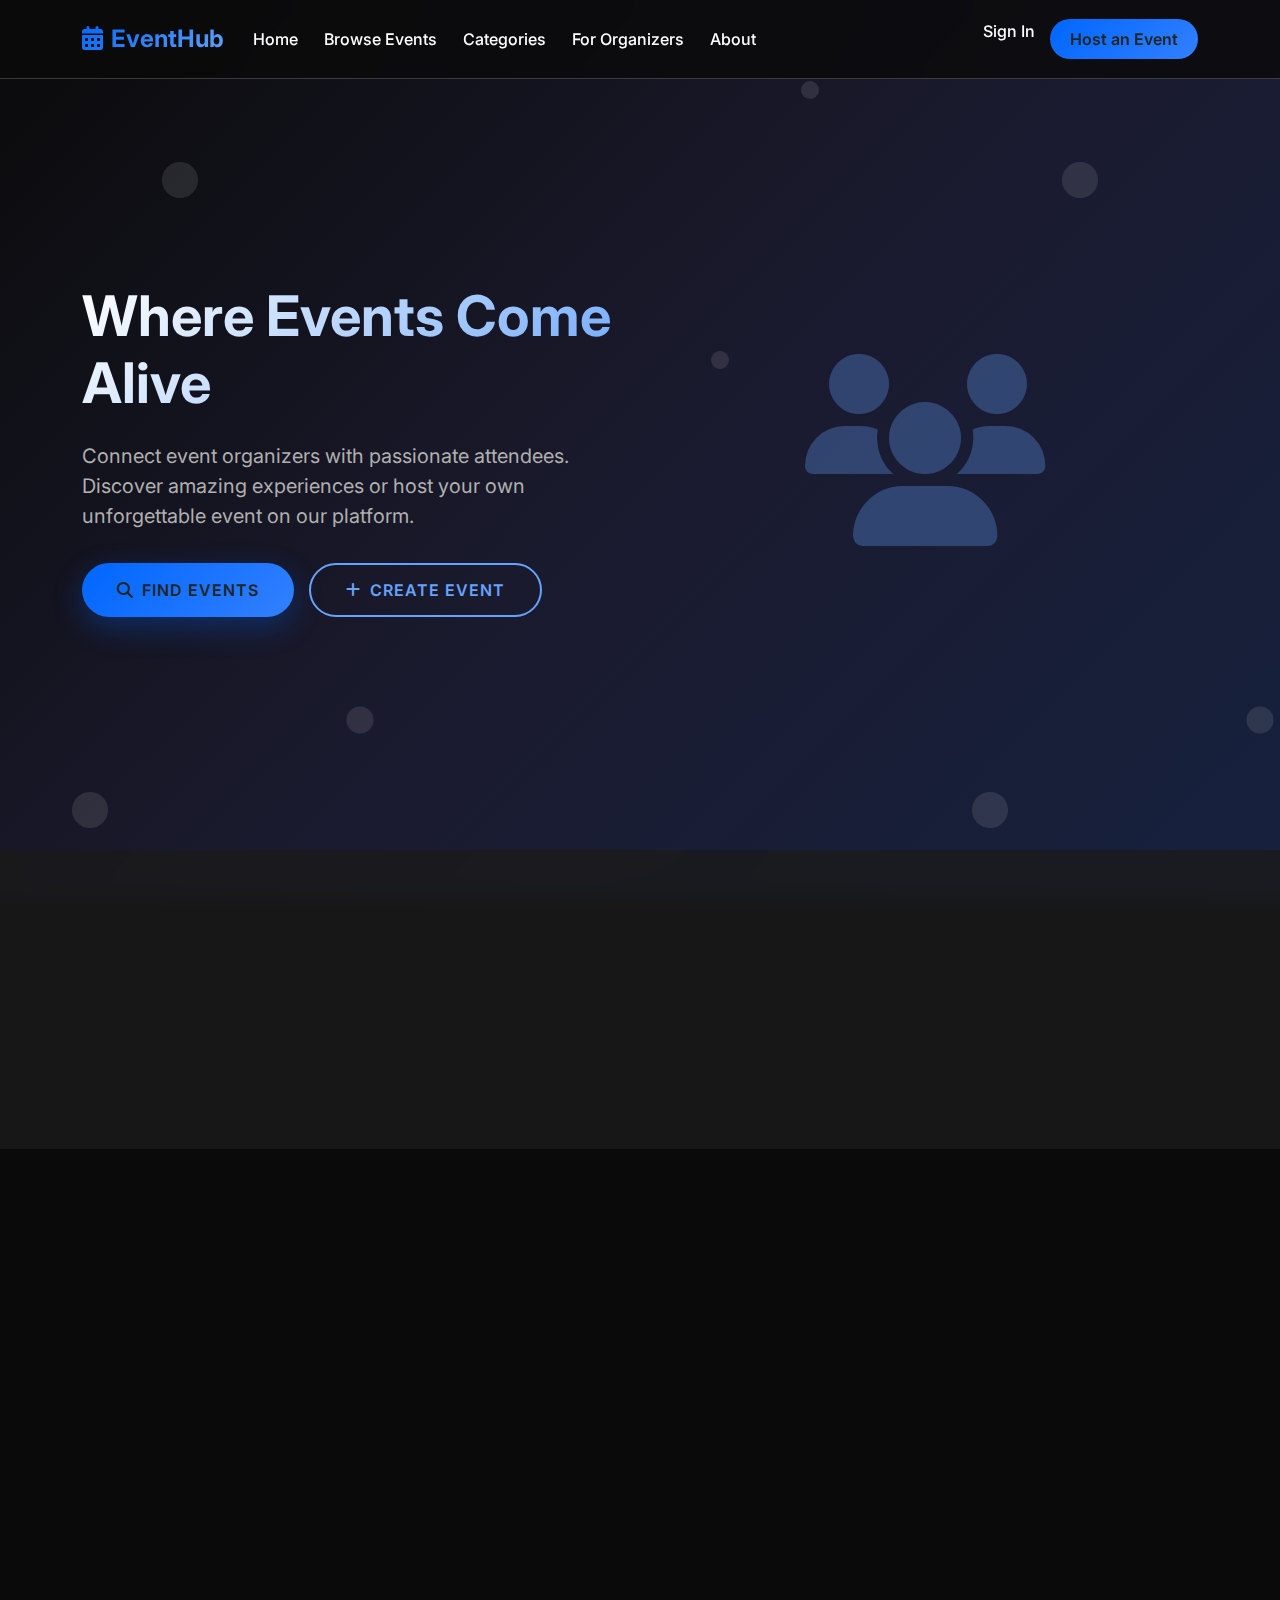
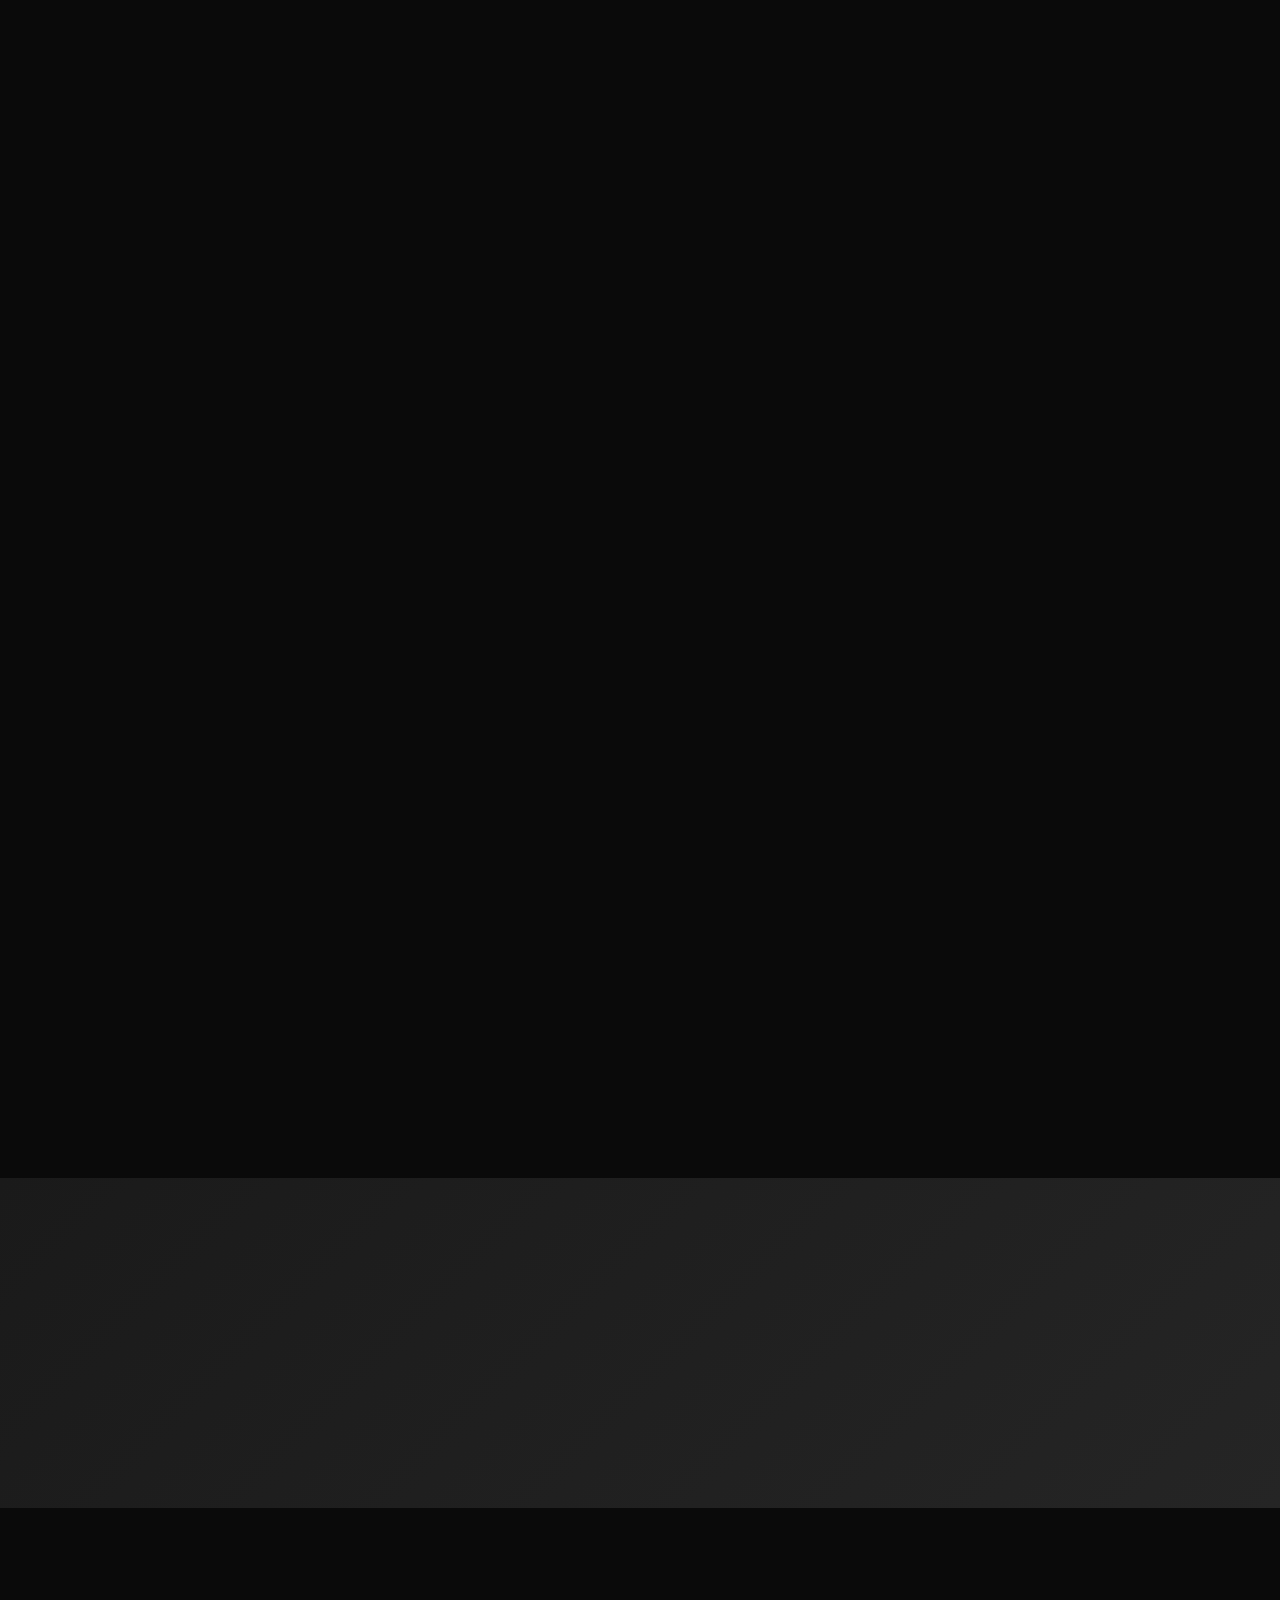
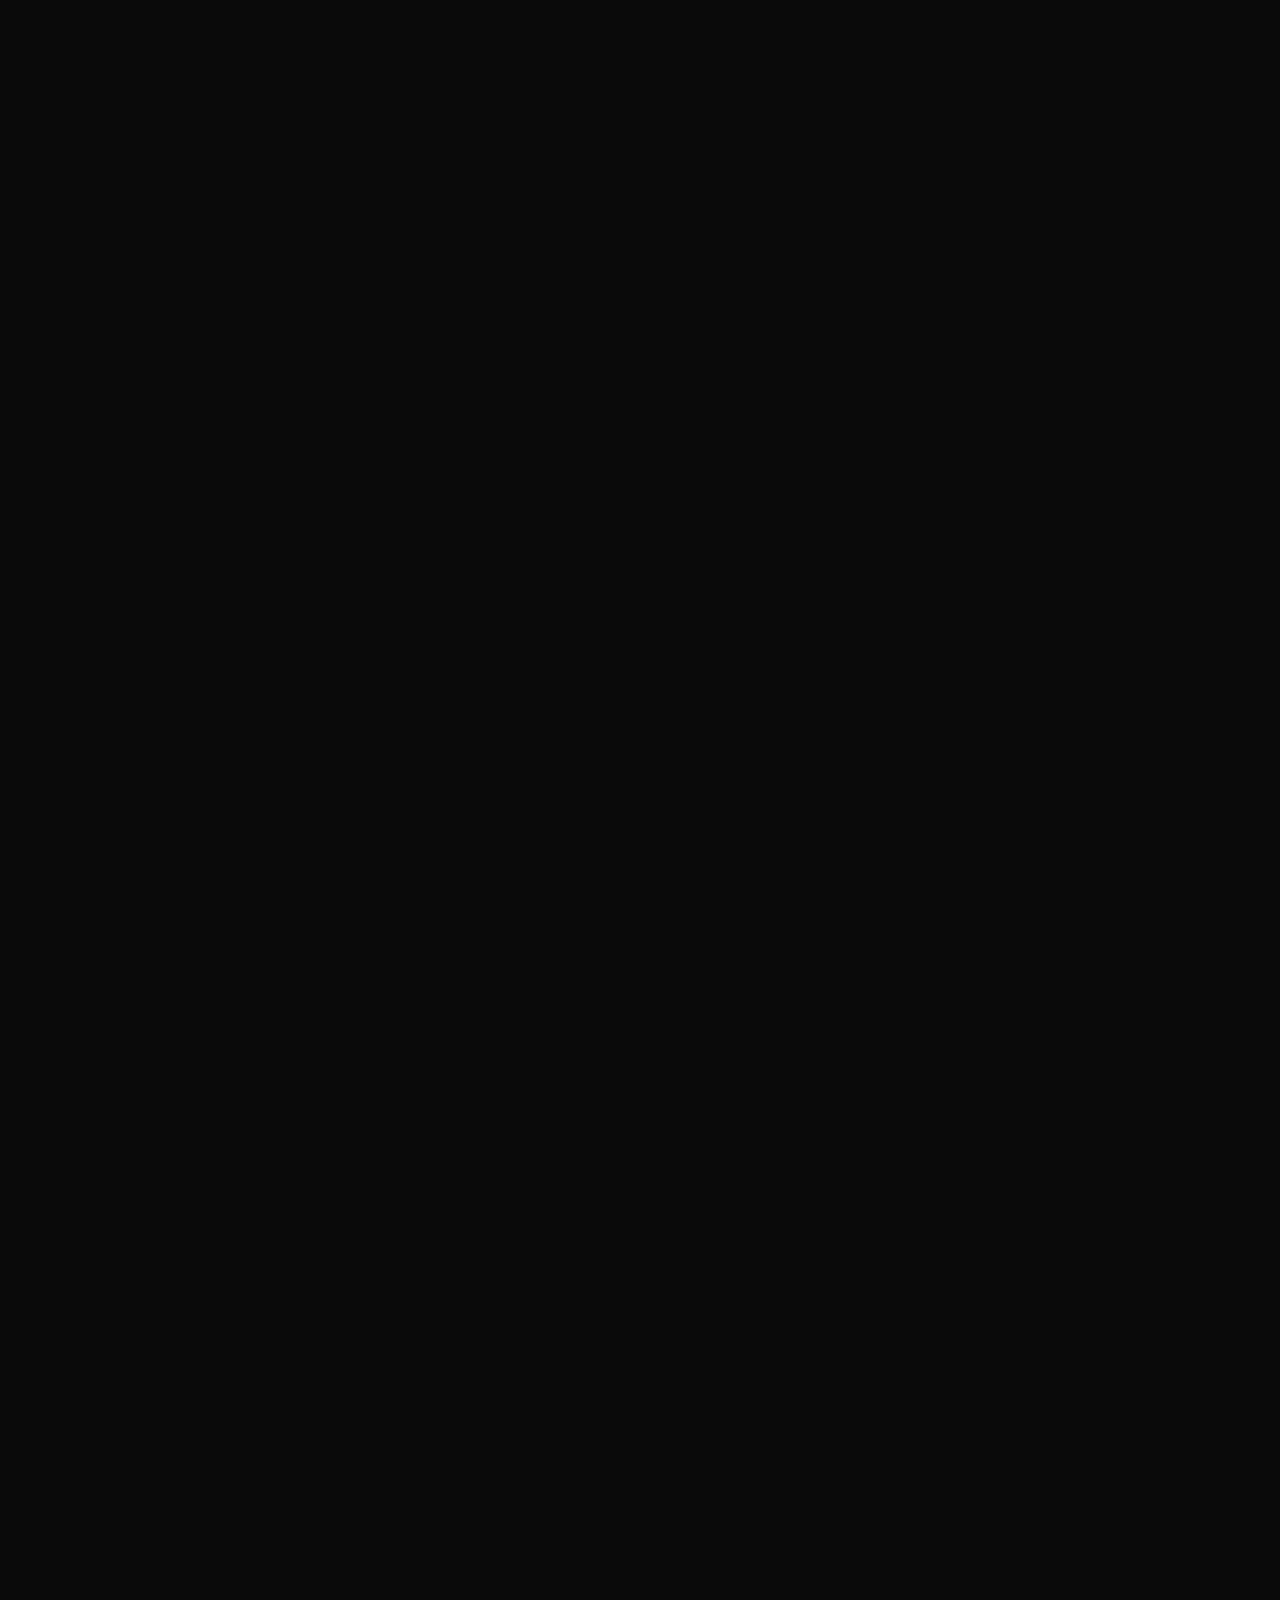
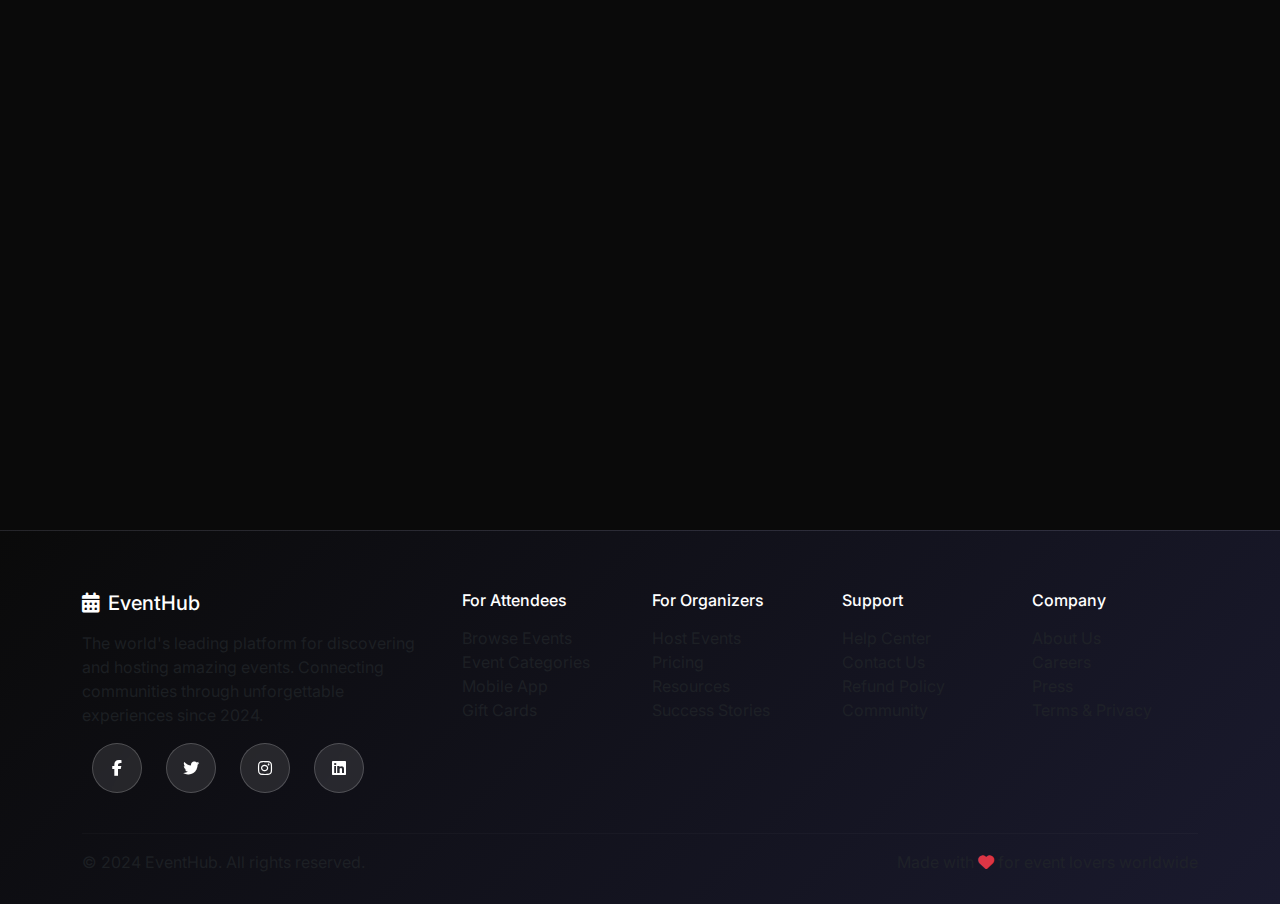
<file: templates/option_three.html>
<!DOCTYPE html>
<html lang="en">
<head>
    <meta charset="UTF-8">
    <meta name="viewport" content="width=device-width, initial-scale=1.0">
    <title>EventHub - The Ultimate Event Platform</title>
    <link href="https://cdnjs.cloudflare.com/ajax/libs/bootstrap/5.3.0/css/bootstrap.min.css" rel="stylesheet">
    <link href="https://cdnjs.cloudflare.com/ajax/libs/font-awesome/6.4.0/css/all.min.css" rel="stylesheet">
    <link href="https://fonts.googleapis.com/css2?family=Inter:wght@300;400;500;600;700&display=swap" rel="stylesheet">
    
    <style>
        :root {
            --primary-blue: #0066ff;
            --secondary-blue: #3380ff;
            --accent-blue: #66a3ff;
            --dark-bg: #0a0a0a;
            --card-bg: #1a1a1a;
            --text-primary: #ffffff;
            --text-secondary: #b0b0b0;
            --glass-bg: rgba(255, 255, 255, 0.1);
            --glass-border: rgba(255, 255, 255, 0.2);
            --success-color: #28a745;
            --warning-color: #ffc107;
        }

        * {
            margin: 0;
            padding: 0;
            box-sizing: border-box;
        }

        body {
            font-family: 'Inter', sans-serif;
            background: var(--dark-bg);
            color: var(--text-primary);
            overflow-x: hidden;
        }

        /* Glassmorphic Navbar */
        .navbar-custom {
            background: rgba(10, 10, 10, 0.8);
            backdrop-filter: blur(20px);
            -webkit-backdrop-filter: blur(20px);
            border-bottom: 1px solid var(--glass-border);
            transition: all 0.3s ease;
            padding: 1rem 0;
        }

        .navbar-custom.scrolled {
            background: rgba(10, 10, 10, 0.95);
            padding: 0.5rem 0;
        }

        .navbar-brand {
            font-weight: 700;
            font-size: 1.5rem;
            background: linear-gradient(135deg, var(--primary-blue), var(--accent-blue));
            -webkit-background-clip: text;
            -webkit-text-fill-color: transparent;
            background-clip: text;
        }

        .nav-link {
            color: var(--text-primary) !important;
            font-weight: 500;
            transition: all 0.3s ease;
            position: relative;
            margin: 0 5px;
        }

        .nav-link:hover {
            color: var(--accent-blue) !important;
            transform: translateY(-2px);
        }

        .nav-link::after {
            content: '';
            position: absolute;
            width: 0;
            height: 2px;
            bottom: -5px;
            left: 50%;
            background: linear-gradient(135deg, var(--primary-blue), var(--accent-blue));
            transition: all 0.3s ease;
            transform: translateX(-50%);
        }

        .nav-link:hover::after {
            width: 100%;
        }

        .btn-host-event {
            background: linear-gradient(135deg, var(--primary-blue), var(--secondary-blue));
            border: none;
            padding: 8px 20px;
            border-radius: 25px;
            font-weight: 600;
            transition: all 0.3s ease;
            margin-left: 10px;
        }

        .btn-host-event:hover {
            transform: translateY(-2px);
            box-shadow: 0 10px 20px rgba(0, 102, 255, 0.3);
        }

        /* Hero Section */
        .hero-section {
            background: linear-gradient(135deg, #0a0a0a 0%, #1a1a2e 50%, #16213e 100%);
            min-height: 100vh;
            display: flex;
            align-items: center;
            position: relative;
            overflow: hidden;
        }

        .hero-section::before {
            content: '';
            position: absolute;
            top: 0;
            left: 0;
            right: 0;
            bottom: 0;
            background: url('data:image/svg+xml,<svg xmlns="http://www.w3.org/2000/svg" viewBox="0 0 100 100"><circle cx="20" cy="20" r="2" fill="%23ffffff" opacity="0.1"/><circle cx="80" cy="40" r="1" fill="%23ffffff" opacity="0.1"/><circle cx="40" cy="80" r="1.5" fill="%23ffffff" opacity="0.1"/><circle cx="90" cy="10" r="1" fill="%23ffffff" opacity="0.1"/><circle cx="10" cy="90" r="2" fill="%23ffffff" opacity="0.1"/></svg>');
            animation: float 20s infinite linear;
        }

        @keyframes float {
            0% { transform: translateY(0px); }
            50% { transform: translateY(-20px); }
            100% { transform: translateY(0px); }
        }

        .hero-content {
            position: relative;
            z-index: 2;
        }

        .hero-title {
            font-size: 3.5rem;
            font-weight: 700;
            margin-bottom: 1.5rem;
            background: linear-gradient(135deg, var(--text-primary), var(--accent-blue));
            -webkit-background-clip: text;
            -webkit-text-fill-color: transparent;
            background-clip: text;
            animation: slideInUp 1s ease-out;
        }

        .hero-subtitle {
            font-size: 1.25rem;
            color: var(--text-secondary);
            margin-bottom: 2rem;
            animation: slideInUp 1s ease-out 0.3s both;
        }

        @keyframes slideInUp {
            from {
                opacity: 0;
                transform: translateY(50px);
            }
            to {
                opacity: 1;
                transform: translateY(0);
            }
        }

        .hero-buttons {
            display: flex;
            gap: 15px;
            flex-wrap: wrap;
            animation: slideInUp 1s ease-out 0.6s both;
        }

        .cta-button {
            background: linear-gradient(135deg, var(--primary-blue), var(--secondary-blue));
            border: none;
            padding: 15px 35px;
            border-radius: 50px;
            font-weight: 600;
            text-transform: uppercase;
            letter-spacing: 1px;
            transition: all 0.4s ease;
            box-shadow: 0 10px 30px rgba(0, 102, 255, 0.3);
        }

        .cta-button:hover {
            transform: translateY(-5px);
            box-shadow: 0 20px 40px rgba(0, 102, 255, 0.4);
            background: linear-gradient(135deg, var(--secondary-blue), var(--accent-blue));
        }

        .cta-secondary {
            background: transparent;
            border: 2px solid var(--accent-blue);
            padding: 13px 35px;
            border-radius: 50px;
            font-weight: 600;
            text-transform: uppercase;
            letter-spacing: 1px;
            transition: all 0.4s ease;
            color: var(--accent-blue);
        }

        .cta-secondary:hover {
            background: var(--accent-blue);
            color: var(--text-primary);
            transform: translateY(-5px);
            box-shadow: 0 20px 40px rgba(102, 163, 255, 0.3);
        }

        /* Search Section */
        .search-section {
            background: rgba(26, 26, 26, 0.8);
            backdrop-filter: blur(10px);
            padding: 3rem 0;
            margin-top: -50px;
            position: relative;
            z-index: 10;
        }

        .search-container {
            background: var(--card-bg);
            border-radius: 20px;
            padding: 2rem;
            box-shadow: 0 20px 40px rgba(0, 0, 0, 0.3);
            border: 1px solid rgba(255, 255, 255, 0.1);
        }

        .search-form {
            display: flex;
            gap: 15px;
            align-items: end;
            flex-wrap: wrap;
        }

        .search-field {
            flex: 1;
            min-width: 200px;
        }

        .search-field label {
            display: block;
            margin-bottom: 0.5rem;
            color: var(--text-secondary);
            font-size: 0.9rem;
        }

        .search-field input,
        .search-field select {
            width: 100%;
            padding: 12px 15px;
            background: rgba(255, 255, 255, 0.1);
            border: 1px solid rgba(255, 255, 255, 0.2);
            border-radius: 10px;
            color: var(--text-primary);
            transition: all 0.3s ease;
        }

        .search-field input:focus,
        .search-field select:focus {
            outline: none;
            border-color: var(--primary-blue);
            box-shadow: 0 0 0 3px rgba(0, 102, 255, 0.1);
        }

        .search-btn {
            background: linear-gradient(135deg, var(--primary-blue), var(--secondary-blue));
            border: none;
            padding: 12px 30px;
            border-radius: 10px;
            color: white;
            font-weight: 600;
            transition: all 0.3s ease;
            height: fit-content;
        }

        .search-btn:hover {
            transform: translateY(-2px);
            box-shadow: 0 10px 20px rgba(0, 102, 255, 0.3);
        }

        /* Event Grid Section */
        .events-grid {
            padding: 100px 0;
        }

        .section-header {
            text-align: center;
            margin-bottom: 4rem;
        }

        .section-title {
            font-size: 2.5rem;
            font-weight: 700;
            background: linear-gradient(135deg, var(--text-primary), var(--accent-blue));
            -webkit-background-clip: text;
            -webkit-text-fill-color: transparent;
            background-clip: text;
            margin-bottom: 1rem;
        }

        .section-subtitle {
            font-size: 1.1rem;
            color: var(--text-secondary);
            max-width: 600px;
            margin: 0 auto;
        }

        .filter-tabs {
            display: flex;
            justify-content: center;
            gap: 10px;
            margin-bottom: 3rem;
            flex-wrap: wrap;
        }

        .filter-tab {
            background: transparent;
            border: 1px solid rgba(255, 255, 255, 0.2);
            padding: 10px 25px;
            border-radius: 25px;
            color: var(--text-secondary);
            transition: all 0.3s ease;
            cursor: pointer;
        }

        .filter-tab.active,
        .filter-tab:hover {
            background: var(--primary-blue);
            border-color: var(--primary-blue);
            color: white;
        }

        /* Enhanced Event Cards */
        .event-card {
            background: var(--card-bg);
            border-radius: 20px;
            overflow: hidden;
            transition: all 0.4s ease;
            border: 1px solid rgba(255, 255, 255, 0.1);
            height: 100%;
            position: relative;
        }

        .event-card:hover {
            transform: translateY(-15px);
            box-shadow: 0 25px 50px rgba(0, 102, 255, 0.3);
            border-color: var(--accent-blue);
        }

        .event-image {
            width: 100%;
            height: 220px;
            background: linear-gradient(135deg, var(--primary-blue), var(--accent-blue));
            display: flex;
            align-items: center;
            justify-content: center;
            font-size: 3rem;
            color: white;
            position: relative;
            overflow: hidden;
        }

        .event-image::before {
            content: '';
            position: absolute;
            top: 0;
            left: 0;
            right: 0;
            bottom: 0;
            background: rgba(0, 0, 0, 0.2);
            opacity: 0;
            transition: opacity 0.3s ease;
        }

        .event-card:hover .event-image::before {
            opacity: 1;
        }

        .event-status {
            position: absolute;
            top: 15px;
            right: 15px;
            background: var(--success-color);
            color: white;
            padding: 5px 12px;
            border-radius: 20px;
            font-size: 0.8rem;
            font-weight: 600;
        }

        .event-status.limited {
            background: var(--warning-color);
            color: var(--dark-bg);
        }

        .event-status.sold-out {
            background: #dc3545;
        }

        .event-content {
            padding: 1.5rem;
        }

        .event-organizer {
            color: var(--accent-blue);
            font-size: 0.9rem;
            font-weight: 500;
            margin-bottom: 0.5rem;
        }

        .event-title {
            font-size: 1.25rem;
            font-weight: 600;
            margin-bottom: 0.75rem;
            line-height: 1.3;
        }

        .event-details {
            display: flex;
            flex-direction: column;
            gap: 0.5rem;
            margin-bottom: 1rem;
        }

        .event-detail {
            display: flex;
            align-items: center;
            color: var(--text-secondary);
            font-size: 0.9rem;
        }

        .event-detail i {
            width: 16px;
            margin-right: 8px;
            color: var(--accent-blue);
        }

        .event-footer {
            display: flex;
            justify-content: space-between;
            align-items: center;
            padding-top: 1rem;
            border-top: 1px solid rgba(255, 255, 255, 0.1);
        }

        .event-price {
            font-size: 1.3rem;
            font-weight: 700;
            color: var(--primary-blue);
        }

        .price-label {
            font-size: 0.8rem;
            color: var(--text-secondary);
            display: block;
        }

        .btn-book {
            background: linear-gradient(135deg, var(--primary-blue), var(--secondary-blue));
            border: none;
            padding: 8px 20px;
            border-radius: 25px;
            color: white;
            font-weight: 600;
            transition: all 0.3s ease;
            font-size: 0.9rem;
        }

        .btn-book:hover {
            transform: translateY(-2px);
            box-shadow: 0 10px 20px rgba(0, 102, 255, 0.3);
        }

        /* Stats Section */
        .stats-section {
            background: linear-gradient(135deg, var(--card-bg) 0%, #252525 100%);
            padding: 80px 0;
        }

        .stats-container {
            display: grid;
            grid-template-columns: repeat(auto-fit, minmax(200px, 1fr));
            gap: 2rem;
            text-align: center;
        }

        .stat-item {
            padding: 2rem 1rem;
        }

        .stat-number {
            font-size: 3rem;
            font-weight: 700;
            background: linear-gradient(135deg, var(--primary-blue), var(--accent-blue));
            -webkit-background-clip: text;
            -webkit-text-fill-color: transparent;
            background-clip: text;
            display: block;
        }

        .stat-label {
            color: var(--text-secondary);
            font-size: 1.1rem;
            margin-top: 0.5rem;
        }

        /* Organizer Section */
        .organizer-section {
            padding: 100px 0;
            background: var(--dark-bg);
        }

        .organizer-card {
            background: var(--card-bg);
            border-radius: 20px;
            padding: 3rem;
            text-align: center;
            border: 1px solid rgba(255, 255, 255, 0.1);
            transition: all 0.4s ease;
        }

        .organizer-card:hover {
            transform: translateY(-10px);
            border-color: var(--accent-blue);
            box-shadow: 0 20px 40px rgba(0, 102, 255, 0.2);
        }

        .organizer-icon {
            width: 80px;
            height: 80px;
            background: linear-gradient(135deg, var(--primary-blue), var(--accent-blue));
            border-radius: 50%;
            display: flex;
            align-items: center;
            justify-content: center;
            margin: 0 auto 1.5rem;
            font-size: 2rem;
            color: white;
        }

        /* Footer */
        .footer {
            background: linear-gradient(135deg, #0a0a0a 0%, #1a1a2e 100%);
            padding: 60px 0 30px;
            border-top: 1px solid rgba(255, 255, 255, 0.1);
        }

        .social-icons a {
            display: inline-block;
            width: 50px;
            height: 50px;
            background: var(--glass-bg);
            backdrop-filter: blur(10px);
            border: 1px solid var(--glass-border);
            border-radius: 50%;
            text-align: center;
            line-height: 48px;
            margin: 0 10px;
            color: var(--text-primary);
            transition: all 0.3s ease;
        }

        .social-icons a:hover {
            background: var(--primary-blue);
            border-color: var(--primary-blue);
            transform: translateY(-5px);
        }

        /* Responsive Design */
        @media (max-width: 768px) {
            .hero-title {
                font-size: 2.5rem;
            }
            
            .hero-subtitle {
                font-size: 1.1rem;
            }
            
            .hero-buttons {
                justify-content: center;
            }
            
            .cta-button,
            .cta-secondary {
                padding: 12px 25px;
                font-size: 0.9rem;
            }
            
            .section-title {
                font-size: 2rem;
            }
            
            .search-form {
                flex-direction: column;
            }
            
            .search-field {
                min-width: 100%;
            }
        }

        @media (max-width: 576px) {
            .hero-title {
                font-size: 2rem;
            }
            
            .search-container {
                padding: 1.5rem;
            }
            
            .events-grid {
                padding: 60px 0;
            }
        }

        /* Smooth scroll behavior */
        html {
            scroll-behavior: smooth;
        }

        /* Loading animation */
        .fade-in {
            opacity: 0;
            transform: translateY(30px);
            transition: all 0.6s ease;
        }

        .fade-in.visible {
            opacity: 1;
            transform: translateY(0);
        }
    </style>
</head>
<body>
    <!-- Navigation -->
    <nav class="navbar navbar-expand-lg navbar-custom fixed-top">
        <div class="container">
            <a class="navbar-brand" href="#home">
                <i class="fas fa-calendar-alt me-2"></i>EventHub
            </a>
            <button class="navbar-toggler" type="button" data-bs-toggle="collapse" data-bs-target="#navbarNav">
                <i class="fas fa-bars text-white"></i>
            </button>
            <div class="collapse navbar-collapse" id="navbarNav">
                <ul class="navbar-nav me-auto">
                    <li class="nav-item">
                        <a class="nav-link" href="#home">Home</a>
                    </li>
                    <li class="nav-item">
                        <a class="nav-link" href="#events">Browse Events</a>
                    </li>
                    <li class="nav-item">
                        <a class="nav-link" href="#categories">Categories</a>
                    </li>
                    <li class="nav-item">
                        <a class="nav-link" href="#organizers">For Organizers</a>
                    </li>
                    <li class="nav-item">
                        <a class="nav-link" href="#about">About</a>
                    </li>
                </ul>
                <div class="d-flex">
                    <a href="#" class="nav-link">Sign In</a>
                    <button class="btn btn-host-event">Host an Event</button>
                </div>
            </div>
        </div>
    </nav>

    <!-- Hero Section -->
    <section id="home" class="hero-section">
        <div class="container">
            <div class="row align-items-center">
                <div class="col-lg-6">
                    <div class="hero-content">
                        <h1 class="hero-title">Where Events Come Alive</h1>
                        <p class="hero-subtitle">Connect event organizers with passionate attendees. Discover amazing experiences or host your own unforgettable event on our platform.</p>
                        <div class="hero-buttons">
                            <button class="btn cta-button">
                                <i class="fas fa-search me-2"></i>Find Events
                            </button>
                            <button class="btn cta-secondary">
                                <i class="fas fa-plus me-2"></i>Create Event
                            </button>
                        </div>
                    </div>
                </div>
                <div class="col-lg-6 d-none d-lg-block">
                    <div class="text-center">
                        <i class="fas fa-users" style="font-size: 12rem; color: var(--accent-blue); opacity: 0.3;"></i>
                    </div>
                </div>
            </div>
        </div>
    </section>

    <!-- Search Section -->
    <section class="search-section">
        <div class="container">
            <div class="search-container fade-in">
                <h3 class="text-center mb-4">Find Your Perfect Event</h3>
                <form class="search-form">
                    <div class="search-field">
                        <label>What are you looking for?</label>
                        <input type="text" placeholder="Event name or keyword">
                    </div>
                    <div class="search-field">
                        <label>Location</label>
                        <input type="text" placeholder="City or venue">
                    </div>
                    <div class="search-field">
                        <label>Category</label>
                        <select>
                            <option>All Categories</option>
                            <option>Music & Concerts</option>
                            <option>Sports</option>
                            <option>Theater & Arts</option>
                            <option>Business</option>
                            <option>Food & Drink</option>
                            <option>Technology</option>
                        </select>
                    </div>
                    <div class="search-field">
                        <label>Date</label>
                        <input type="date">
                    </div>
                    <button type="submit" class="search-btn">
                        <i class="fas fa-search"></i>
                    </button>
                </form>
            </div>
        </div>
    </section>

    <!-- Events Grid Section -->
    <section id="events" class="events-grid">
        <div class="container">
            <div class="section-header fade-in">
                <h2 class="section-title">Trending Events</h2>
                <p class="section-subtitle">Discover the most popular events happening near you, hosted by amazing organizers from around the world.</p>
            </div>

            <div class="filter-tabs fade-in">
                <button class="filter-tab active">All Events</button>
                <button class="filter-tab">This Week</button>
                <button class="filter-tab">This Month</button>
                <button class="filter-tab">Free Events</button>
                <button class="filter-tab">Premium</button>
            </div>

            <div class="row">
                <div class="col-lg-4 col-md-6 mb-4 fade-in">
                    <div class="event-card">
                        <div class="event-image">
                            <i class="fas fa-music"></i>
                            <div class="event-status">Available</div>
                        </div>
                        <div class="event-content">
                            <div class="event-organizer">
                                <i class="fas fa-user-circle me-1"></i> SoundWave Productions
                            </div>
                            <h5 class="event-title">Electric Summer Music Festival</h5>
                            <div class="event-details">
                                <div class="event-detail">
                                    <i class="fas fa-calendar"></i>
                                    <span>August 15-17, 2024</span>
                                </div>
                                <div class="event-detail">
                                    <i class="fas fa-map-marker-alt"></i>
                                    <span>Central Park, New York</span>
                                </div>
                                <div class="event-detail">
                                    <i class="fas fa-users"></i>
                                    <span>5,000+ attendees expected</span>
                                </div>
                            </div>
                            <div class="event-footer">
                                <div>
                                    <span class="price-label">Starting from</span>
                                    <div class="event-price">$89.99</div>
                                </div>
                                <button class="btn btn-book">Book Now</button>
                            </div>
                        </div>
                    </div>
                </div>

                <div class="col-lg-4 col-md-6 mb-4 fade-in">
                    <div class="event-card">
                        <div class="event-image">
                            <i class="fas fa-microphone"></i>
                            <div class="event-status limited">Limited Seats</div>
                        </div>
                        <div class="event-content">
                            <div class="event-organizer">
                                <i class="fas fa-user-circle me-1"></i> Comedy Central Live
                            </div>
                            <h5 class="event-title">Stand-Up Comedy Night</h5>
                            <div class="event-details">
                                <div class="event-detail">
                                    <i class="fas fa-calendar"></i>
                                    <span>August 28, 2024</span>
                                </div>
                                <div class="event-detail">
                                    <i class="fas fa-map-marker-alt"></i>
                                    <span>Comedy Club Downtown</span>
                                </div>
                                <div class="event-detail">
                                    <i class="fas fa-clock"></i>
                                    <span>8:00 PM - 11:00 PM</span>
                                </div>
                            </div>
                            <div class="event-footer">
                                <div>
                                    <span class="price-label">Per person</span>
                                    <div class="event-price">$45.00</div>
                                </div>
                                <button class="btn btn-book">Book Now</button>
                            </div>
                        </div>
                    </div>
                </div>

                <div class="col-lg-4 col-md-6 mb-4 fade-in">
                    <div class="event-card">
                        <div class="event-image">
                            <i class="fas fa-dumbbell"></i>
                            <div class="event-status">Available</div>
                        </div>
                        <div class="event-content">
                            <div class="event-organizer">
                                <i class="fas fa-user-circle me-1"></i> FitLife Events
                            </div>
                            <h5 class="event-title">Marathon Training Workshop</h5>
                            <div class="event-details">
                                <div class="event-detail">
                                    <i class="fas fa-calendar"></i>
                                    <span>September 5, 2024</span>
                                </div>
                                <div class="event-detail">
                                    <i class="fas fa-map-marker-alt"></i>
                                    <span>City Sports Complex</span>
                                </div>
                                <div class="event-detail">
                                    <i class="fas fa-medal"></i>
                                    <span>Certificate included</span>
                                </div>
                            </div>
                            <div class="event-footer">
                                <div>
                                    <span class="price-label">Workshop fee</span>
                                    <div class="event-price">$75.00</div>
                                </div>
                                <button class="btn btn-book">Book Now</button>
                            </div>
                        </div>
                    </div>
                </div>

                <div class="col-lg-4 col-md-6 mb-4 fade-in">
                    <div class="event-card">
                        <div class="event-image">
                            <i class="fas fa-palette"></i>
                            <div class="event-status">Available</div>
                        </div>
                        <div class="event-content">
                            <div class="event-organizer">
                                <i class="fas fa-user-circle me-1"></i> Art Gallery Collective
                            </div>
                            <h5 class="event-title">Contemporary Art Exhibition</h5>
                            <div class="event-details">
                                <div class="event-detail">
                                    <i class="fas fa-calendar"></i>
                                    <span>September 10-30, 2024</span>
                                </div>
                                <div class="event-detail">
                                    <i class="fas fa-map-marker-alt"></i>
                                    <span>Metropolitan Art Center</span>
                                </div>
                                <div class="event-detail">
                                    <i class="fas fa-paint-brush"></i>
                                    <span>50+ featured artists</span>
                                </div>
                            </div>
                            <div class="event-footer">
                                <div>
                                    <span class="price-label">Admission</span>
                                    <div class="event-price">$25.00</div>
                                </div>
                                <button class="btn btn-book">Book Now</button>
                            </div>
                        </div>
                    </div>
                </div>

                <div class="col-lg-4 col-md-6 mb-4 fade-in">
                    <div class="event-card">
                        <div class="event-image">
                            <i class="fas fa-laptop-code"></i>
                            <div class="event-status">Available</div>
                        </div>
                        <div class="event-content">
                            <div class="event-organizer">
                                <i class="fas fa-user-circle me-1"></i> TechMeet Organization
                            </div>
                            <h5 class="event-title">Web Development Conference</h5>
                            <div class="event-details">
                                <div class="event-detail">
                                    <i class="fas fa-calendar"></i>
                                    <span>September 20-22, 2024</span>
                                </div>
                                <div class="event-detail">
                                    <i class="fas fa-map-marker-alt"></i>
                                    <span>Tech Convention Center</span>
                                </div>
                                <div class="event-detail">
                                    <i class="fas fa-certificate"></i>
                                    <span>CPD certified</span>
                                </div>
                            </div>
                            <div class="event-footer">
                                <div>
                                    <span class="price-label">Full access</span>
                                    <div class="event-price">$299.00</div>
                                </div>
                                <button class="btn btn-book">Book Now</button>
                            </div>
                        </div>
                    </div>
                </div>

                <div class="col-lg-4 col-md-6 mb-4 fade-in">
                    <div class="event-card">
                        <div class="event-image">
                            <i class="fas fa-utensils"></i>
                            <div class="event-status limited">Few Spots Left</div>
                        </div>
                        <div class="event-content">
                            <div class="event-organizer">
                                <i class="fas fa-user-circle me-1"></i> Culinary Masters
                            </div>
                            <h5 class="event-title">Gourmet Cooking Masterclass</h5>
                            <div class="event-details">
                                <div class="event-detail">
                                    <i class="fas fa-calendar"></i>
                                    <span>August 30, 2024</span>
                                </div>
                                <div class="event-detail">
                                    <i class="fas fa-map-marker-alt"></i>
                                    <span>Chef's Academy Kitchen</span>
                                </div>
                                <div class="event-detail">
                                    <i class="fas fa-user-friends"></i>
                                    <span>Max 20 participants</span>
                                </div>
                            </div>
                            <div class="event-footer">
                                <div>
                                    <span class="price-label">Per person</span>
                                    <div class="event-price">$150.00</div>
                                </div>
                                <button class="btn btn-book">Book Now</button>
                            </div>
                        </div>
                    </div>
                </div>
            </div>

            <div class="text-center mt-5 fade-in">
                <button class="btn cta-button">
                    <i class="fas fa-th-large me-2"></i>View All Events
                </button>
            </div>
        </div>
    </section>

    <!-- Stats Section -->
    <section class="stats-section">
        <div class="container">
            <div class="stats-container fade-in">
                <div class="stat-item">
                    <span class="stat-number">50K+</span>
                    <div class="stat-label">Events Hosted</div>
                </div>
                <div class="stat-item">
                    <span class="stat-number">2M+</span>
                    <div class="stat-label">Happy Attendees</div>
                </div>
                <div class="stat-item">
                    <span class="stat-number">15K+</span>
                    <div class="stat-label">Event Organizers</div>
                </div>
                <div class="stat-item">
                    <span class="stat-number">500+</span>
                    <div class="stat-label">Cities Worldwide</div>
                </div>
            </div>
        </div>
    </section>

    <!-- Categories Section -->
    <section id="categories" class="events-grid">
        <div class="container">
            <div class="section-header fade-in">
                <h2 class="section-title">Event Categories</h2>
                <p class="section-subtitle">From intimate workshops to massive festivals, find events that match your interests.</p>
            </div>
            <div class="row">
                <div class="col-lg-3 col-md-6 mb-4 fade-in">
                    <div class="organizer-card">
                        <div class="organizer-icon">
                            <i class="fas fa-music"></i>
                        </div>
                        <h5>Music & Entertainment</h5>
                        <p class="text-muted mb-3">Concerts, festivals, DJ nights, and live performances</p>
                        <small class="text-secondary">12,500+ events</small>
                    </div>
                </div>
                <div class="col-lg-3 col-md-6 mb-4 fade-in">
                    <div class="organizer-card">
                        <div class="organizer-icon">
                            <i class="fas fa-briefcase"></i>
                        </div>
                        <h5>Business & Networking</h5>
                        <p class="text-muted mb-3">Conferences, seminars, workshops, and meetups</p>
                        <small class="text-secondary">8,200+ events</small>
                    </div>
                </div>
                <div class="col-lg-3 col-md-6 mb-4 fade-in">
                    <div class="organizer-card">
                        <div class="organizer-icon">
                            <i class="fas fa-running"></i>
                        </div>
                        <h5>Sports & Fitness</h5>
                        <p class="text-muted mb-3">Tournaments, training sessions, and fitness events</p>
                        <small class="text-secondary">6,800+ events</small>
                    </div>
                </div>
                <div class="col-lg-3 col-md-6 mb-4 fade-in">
                    <div class="organizer-card">
                        <div class="organizer-icon">
                            <i class="fas fa-palette"></i>
                        </div>
                        <h5>Arts & Culture</h5>
                        <p class="text-muted mb-3">Exhibitions, theater shows, and cultural events</p>
                        <small class="text-secondary">4,600+ events</small>
                    </div>
                </div>
            </div>
        </div>
    </section>

    <!-- For Organizers Section -->
    <section id="organizers" class="organizer-section">
        <div class="container">
            <div class="row align-items-center">
                <div class="col-lg-6 fade-in">
                    <h2 class="section-title text-start">Host Your Event with Confidence</h2>
                    <p class="mb-4">Join thousands of successful event organizers who trust EventHub to bring their vision to life. Our platform provides everything you need to create, promote, and manage unforgettable events.</p>
                    
                    <div class="row mb-4">
                        <div class="col-md-6 mb-3">
                            <div class="d-flex align-items-center">
                                <div class="organizer-icon" style="width: 50px; height: 50px; font-size: 1.2rem; margin-right: 15px; margin-bottom: 0;">
                                    <i class="fas fa-chart-line"></i>
                                </div>
                                <div>
                                    <h6 class="mb-1">Real-time Analytics</h6>
                                    <small class="text-muted">Track sales and attendee engagement</small>
                                </div>
                            </div>
                        </div>
                        <div class="col-md-6 mb-3">
                            <div class="d-flex align-items-center">
                                <div class="organizer-icon" style="width: 50px; height: 50px; font-size: 1.2rem; margin-right: 15px; margin-bottom: 0;">
                                    <i class="fas fa-credit-card"></i>
                                </div>
                                <div>
                                    <h6 class="mb-1">Secure Payments</h6>
                                    <small class="text-muted">Multiple payment options supported</small>
                                </div>
                            </div>
                        </div>
                        <div class="col-md-6 mb-3">
                            <div class="d-flex align-items-center">
                                <div class="organizer-icon" style="width: 50px; height: 50px; font-size: 1.2rem; margin-right: 15px; margin-bottom: 0;">
                                    <i class="fas fa-bullhorn"></i>
                                </div>
                                <div>
                                    <h6 class="mb-1">Marketing Tools</h6>
                                    <small class="text-muted">Promote your events effectively</small>
                                </div>
                            </div>
                        </div>
                        <div class="col-md-6 mb-3">
                            <div class="d-flex align-items-center">
                                <div class="organizer-icon" style="width: 50px; height: 50px; font-size: 1.2rem; margin-right: 15px; margin-bottom: 0;">
                                    <i class="fas fa-headset"></i>
                                </div>
                                <div>
                                    <h6 class="mb-1">24/7 Support</h6>
                                    <small class="text-muted">Dedicated support team</small>
                                </div>
                            </div>
                        </div>
                    </div>

                    <div class="d-flex gap-3">
                        <button class="btn cta-button">
                            <i class="fas fa-plus me-2"></i>Create Your First Event
                        </button>
                        <button class="btn cta-secondary">
                            <i class="fas fa-play me-2"></i>Watch Demo
                        </button>
                    </div>
                </div>
                <div class="col-lg-6 fade-in">
                    <div class="organizer-card">
                        <div class="organizer-icon">
                            <i class="fas fa-rocket"></i>
                        </div>
                        <h5 class="mb-3">Ready to Get Started?</h5>
                        <p class="mb-4">Create your organizer account and publish your first event in minutes. No setup fees, just a small commission on successful ticket sales.</p>
                        
                        <div class="mb-4">
                            <div class="d-flex justify-content-between mb-2">
                                <span>Setup & Publishing</span>
                                <span class="text-success">FREE</span>
                            </div>
                            <div class="d-flex justify-content-between mb-2">
                                <span>Marketing & Promotion</span>
                                <span class="text-success">FREE</span>
                            </div>
                            <div class="d-flex justify-content-between mb-2">
                                <span>Payment Processing</span>
                                <span>2.9% + $0.30</span>
                            </div>
                            <div class="d-flex justify-content-between">
                                <span>Platform Commission</span>
                                <span>3.5%</span>
                            </div>
                        </div>

                        <button class="btn btn-primary w-100">Start Hosting Events</button>
                    </div>
                </div>
            </div>
        </div>
    </section>

    <!-- About Section -->
    <section id="about" class="events-grid">
        <div class="container">
            <div class="section-header fade-in">
                <h2 class="section-title">Why Choose EventHub?</h2>
                <p class="section-subtitle">We're the trusted platform connecting passionate event organizers with eager attendees worldwide.</p>
            </div>
            <div class="row">
                <div class="col-lg-4 mb-4 fade-in">
                    <div class="organizer-card h-100">
                        <div class="organizer-icon">
                            <i class="fas fa-shield-alt"></i>
                        </div>
                        <h5>Secure & Reliable</h5>
                        <p class="text-muted">Bank-level security for all transactions with fraud protection and secure payment processing.</p>
                    </div>
                </div>
                <div class="col-lg-4 mb-4 fade-in">
                    <div class="organizer-card h-100">
                        <div class="organizer-icon">
                            <i class="fas fa-globe"></i>
                        </div>
                        <h5>Global Reach</h5>
                        <p class="text-muted">Connect with attendees from around the world and expand your event's reach internationally.</p>
                    </div>
                </div>
                <div class="col-lg-4 mb-4 fade-in">
                    <div class="organizer-card h-100">
                        <div class="organizer-icon">
                            <i class="fas fa-mobile-alt"></i>
                        </div>
                        <h5>Mobile First</h5>
                        <p class="text-muted">Optimized mobile experience for both organizers and attendees with instant digital tickets.</p>
                    </div>
                </div>
            </div>
        </div>
    </section>

    <!-- Footer -->
    <footer class="footer">
        <div class="container">
            <div class="row">
                <div class="col-lg-4 mb-4">
                    <h5 class="mb-3">
                        <i class="fas fa-calendar-alt me-2"></i>EventHub
                    </h5>
                    <p class="text-muted">The world's leading platform for discovering and hosting amazing events. Connecting communities through unforgettable experiences since 2024.</p>
                    <div class="social-icons">
                        <a href="#"><i class="fab fa-facebook-f"></i></a>
                        <a href="#"><i class="fab fa-twitter"></i></a>
                        <a href="#"><i class="fab fa-instagram"></i></a>
                        <a href="#"><i class="fab fa-linkedin"></i></a>
                    </div>
                </div>
                <div class="col-lg-2 col-md-6 mb-4">
                    <h6 class="mb-3">For Attendees</h6>
                    <ul class="list-unstyled">
                        <li><a href="#" class="text-muted text-decoration-none">Browse Events</a></li>
                        <li><a href="#" class="text-muted text-decoration-none">Event Categories</a></li>
                        <li><a href="#" class="text-muted text-decoration-none">Mobile App</a></li>
                        <li><a href="#" class="text-muted text-decoration-none">Gift Cards</a></li>
                    </ul>
                </div>
                <div class="col-lg-2 col-md-6 mb-4">
                    <h6 class="mb-3">For Organizers</h6>
                    <ul class="list-unstyled">
                        <li><a href="#" class="text-muted text-decoration-none">Host Events</a></li>
                        <li><a href="#" class="text-muted text-decoration-none">Pricing</a></li>
                        <li><a href="#" class="text-muted text-decoration-none">Resources</a></li>
                        <li><a href="#" class="text-muted text-decoration-none">Success Stories</a></li>
                    </ul>
                </div>
                <div class="col-lg-2 col-md-6 mb-4">
                    <h6 class="mb-3">Support</h6>
                    <ul class="list-unstyled">
                        <li><a href="#" class="text-muted text-decoration-none">Help Center</a></li>
                        <li><a href="#" class="text-muted text-decoration-none">Contact Us</a></li>
                        <li><a href="#" class="text-muted text-decoration-none">Refund Policy</a></li>
                        <li><a href="#" class="text-muted text-decoration-none">Community</a></li>
                    </ul>
                </div>
                <div class="col-lg-2 col-md-6 mb-4">
                    <h6 class="mb-3">Company</h6>
                    <ul class="list-unstyled">
                        <li><a href="#" class="text-muted text-decoration-none">About Us</a></li>
                        <li><a href="#" class="text-muted text-decoration-none">Careers</a></li>
                        <li><a href="#" class="text-muted text-decoration-none">Press</a></li>
                        <li><a href="#" class="text-muted text-decoration-none">Terms & Privacy</a></li>
                    </ul>
                </div>
            </div>
            <hr style="border-color: rgba(255,255,255,0.1);">
            <div class="row align-items-center">
                <div class="col-md-6">
                    <p class="text-muted mb-0">&copy; 2024 EventHub. All rights reserved.</p>
                </div>
                <div class="col-md-6 text-md-end">
                    <p class="text-muted mb-0">Made with <i class="fas fa-heart text-danger"></i> for event lovers worldwide</p>
                </div>
            </div>
        </div>
    </footer>

    <script src="https://cdnjs.cloudflare.com/ajax/libs/bootstrap/5.3.0/js/bootstrap.bundle.min.js"></script>
    
    <script>
        // Navbar scroll effect
        window.addEventListener('scroll', function() {
            const navbar = document.querySelector('.navbar-custom');
            if (window.scrollY > 50) {
                navbar.classList.add('scrolled');
            } else {
                navbar.classList.remove('scrolled');
            }
        });

        // Fade in animation on scroll
        const observerOptions = {
            threshold: 0.1,
            rootMargin: '0px 0px -50px 0px'
        };

        const observer = new IntersectionObserver(function(entries) {
            entries.forEach(entry => {
                if (entry.isIntersecting) {
                    entry.target.classList.add('visible');
                }
            });
        }, observerOptions);

        // Observe all fade-in elements
        document.querySelectorAll('.fade-in').forEach(el => {
            observer.observe(el);
        });

        // Smooth scrolling for navigation links
        document.querySelectorAll('a[href^="#"]').forEach(anchor => {
            anchor.addEventListener('click', function (e) {
                e.preventDefault();
                const target = document.querySelector(this.getAttribute('href'));
                if (target) {
                    const offsetTop = target.offsetTop - 80;
                    window.scrollTo({
                        top: offsetTop,
                        behavior: 'smooth'
                    });
                }
            });
        });

        // Filter tabs functionality
        document.querySelectorAll('.filter-tab').forEach(tab => {
            tab.addEventListener('click', function() {
                // Remove active class from all tabs
                document.querySelectorAll('.filter-tab').forEach(t => t.classList.remove('active'));
                // Add active class to clicked tab
                this.classList.add('active');
                
                // Here you would typically filter the events based on the selected tab
                // For demo purposes, we'll just show a console log
                console.log('Filter selected:', this.textContent);
            });
        });

        // Hero button functionality
        document.querySelector('.cta-button').addEventListener('click', function() {
            document.querySelector('#events').scrollIntoView({
                behavior: 'smooth',
                block: 'start'
            });
        });

        document.querySelector('.cta-secondary').addEventListener('click', function() {
            document.querySelector('#organizers').scrollIntoView({
                behavior: 'smooth',
                block: 'start'
            });
        });

        // Add hover effects to buttons and cards
        document.querySelectorAll('.btn, .event-card, .organizer-card').forEach(element => {
            element.addEventListener('mouseenter', function() {
                if (this.classList.contains('btn')) {
                    this.style.transform = 'translateY(-2px)';
                }
            });
            
            element.addEventListener('mouseleave', function() {
                if (this.classList.contains('btn')) {
                    this.style.transform = 'translateY(0)';
                }
            });
        });

        // Search form submission
        document.querySelector('.search-form').addEventListener('submit', function(e) {
            e.preventDefault();
            // Here you would typically handle the search functionality
            console.log('Search submitted');
            alert('Search functionality would be implemented here!');
        });

        // Book now button functionality
        document.querySelectorAll('.btn-book').forEach(button => {
            button.addEventListener('click', function() {
                // Here you would typically handle the booking process
                console.log('Book now clicked');
                alert('Booking process would be implemented here!');
            });
        });

        // Host event button functionality
        document.querySelectorAll('.btn-host-event, [data-action="host-event"]').forEach(button => {
            button.addEventListener('click', function() {
                // Here you would typically redirect to the event creation page
                console.log('Host event clicked');
                alert('Event creation form would open here!');
            });
        });

        // Counter animation for stats
        function animateCounters() {
            const counters = document.querySelectorAll('.stat-number');
            counters.forEach(counter => {
                const target = counter.textContent;
                const numericValue = parseInt(target.replace(/\D/g, ''));
                const suffix = target.replace(/\d/g, '');
                
                let current = 0;
                const increment = numericValue / 100;
                const timer = setInterval(() => {
                    current += increment;
                    if (current >= numericValue) {
                        counter.textContent = target;
                        clearInterval(timer);
                    } else {
                        counter.textContent = Math.floor(current) + suffix;
                    }
                }, 20);
            });
        }

        // Trigger counter animation when stats section becomes visible
        const statsSection = document.querySelector('.stats-section');
        if (statsSection) {
            const statsObserver = new IntersectionObserver(function(entries) {
                entries.forEach(entry => {
                    if (entry.isIntersecting) {
                        animateCounters();
                        statsObserver.unobserve(entry.target);
                    }
                });
            }, { threshold: 0.5 });
            
            statsObserver.observe(statsSection);
        }
    </script>
</body>
</html>
</file>
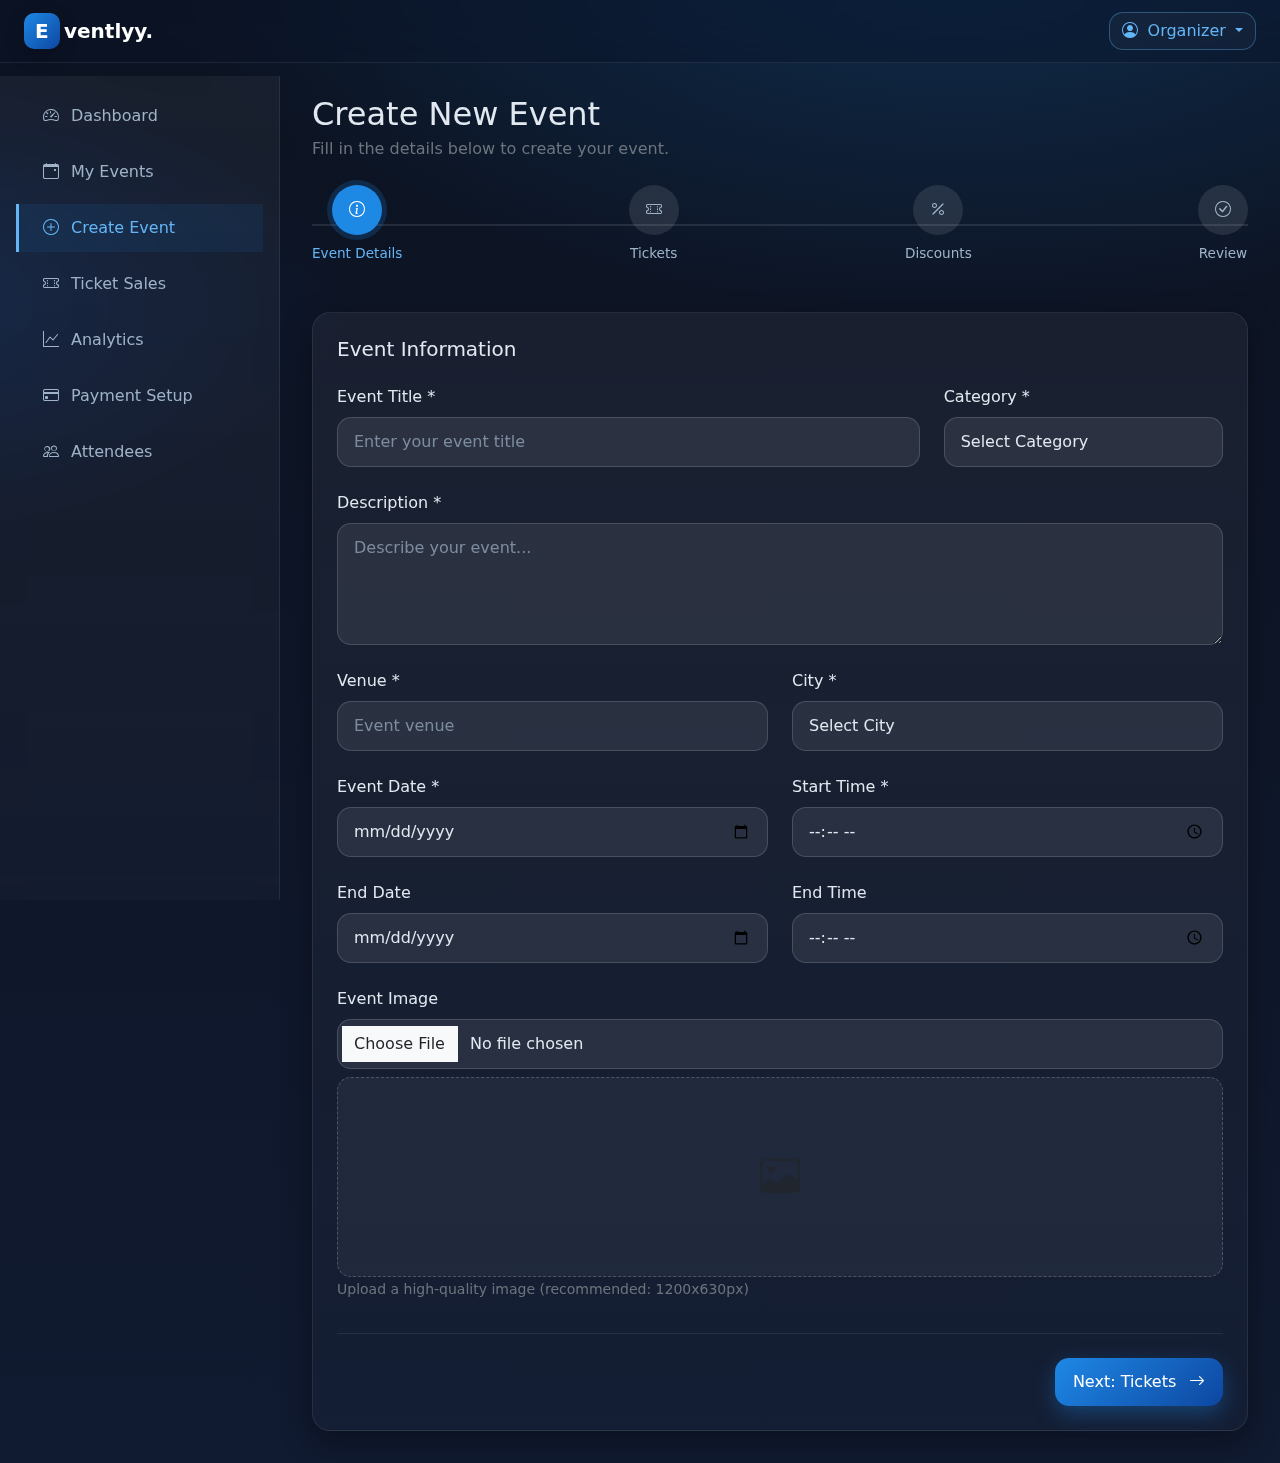
<file: admin/events/create.html>
<!doctype html>
<html lang="en">

<head>
    <meta charset="utf-8" />
    <meta name="viewport" content="width=device-width, initial-scale=1" />
    <title>Create Event — Eventlyy.</title>

    <!-- Bootstrap CSS -->
    <link href="https://cdn.jsdelivr.net/npm/bootstrap@5.3.3/dist/css/bootstrap.min.css" rel="stylesheet">
    <!-- Bootstrap Icons -->
    <link href="https://cdn.jsdelivr.net/npm/bootstrap-icons@1.11.3/font/bootstrap-icons.css" rel="stylesheet">
    <style>
        :root {
            --blue-1: #64b5f6;
            --blue-2: #1e88e5;
            --blue-3: #0d47a1;
            --bg-0: #0b1220;
            --bg-1: #0e1526;
            --bg-2: #101a30;
            --text-1: #e2e8f0;
            --text-2: #9fb3c8;
            --radius-lg: 18px;
            --radius-md: 14px;
            --radius-sm: 10px;
            --shadow-1: 0 10px 30px rgba(0, 0, 0, 0.35);
            --shadow-2: 0 6px 18px rgba(0, 0, 0, 0.25);
            --shadow-focus: 0 0 0 0.25rem rgba(30, 136, 229, 0.35);
        }

        body {
            font-family: system-ui, -apple-system, Segoe UI, Roboto, Helvetica, Arial;
            background: radial-gradient(1200px 600px at 75% -100px, rgba(30, 136, 229, 0.25), transparent 70%),
                radial-gradient(800px 400px at -10% 20%, rgba(13, 71, 161, 0.25), transparent 60%),
                linear-gradient(180deg, var(--bg-0), var(--bg-1) 30%, var(--bg-2) 100%);
            color: var(--text-1);
            overflow-x: hidden;
        }

        /* Navbar */
        .navbar-glass {
            position: sticky;
            top: 0;
            z-index: 1030;
            background: rgba(13, 19, 35, 0.48);
            backdrop-filter: saturate(1.2) blur(14px);
            -webkit-backdrop-filter: saturate(1.2) blur(14px);
            border-bottom: 1px solid rgba(255, 255, 255, 0.08);
        }

        .brand-mark {
            display: inline-grid;
            place-items: center;
            width: 36px;
            height: 36px;
            background: linear-gradient(135deg, var(--blue-2), var(--blue-3));
            border-radius: 10px;
            color: white;
            font-weight: 800;
            letter-spacing: 0.5px;
            box-shadow: var(--shadow-2);
        }

        /* Buttons */
        .btn-pulse {
            background: linear-gradient(135deg, var(--blue-2), var(--blue-3));
            color: white;
            border: none;
            border-radius: 14px;
            padding: 0.75rem 1.1rem;
            box-shadow: 0 8px 22px rgba(30, 136, 229, 0.35);
            transition: transform 0.15s ease, box-shadow 0.3s ease, filter 0.3s ease;
        }

        .btn-pulse:hover {
            transform: translateY(-2px);
            filter: brightness(1.05);
            color: white;
        }

        .btn-ghost {
            color: var(--blue-1);
            border: 1px solid rgba(100, 181, 246, 0.35);
            background: rgba(255, 255, 255, 0.03);
            border-radius: 14px;
            transition: 0.25s ease;
        }

        .btn-ghost:hover {
            background: rgba(100, 181, 246, 0.1);
            color: white;
        }

        /* Sidebar */
        .sidebar {
            width: 280px;
            min-height: calc(100vh - 76px);
            background: linear-gradient(180deg, rgba(255, 255, 255, 0.05), rgba(255, 255, 255, 0.02));
            border-right: 1px solid rgba(255, 255, 255, 0.08);
            backdrop-filter: blur(10px);
            position: fixed;
            top: 76px;
            left: 0;
            z-index: 1000;
            transition: transform 0.3s ease;
        }

        .sidebar-nav {
            list-style: none;
            padding: 0;
            margin: 0;
        }

        .sidebar-item {
            margin-bottom: 0.5rem;
        }

        .sidebar-link {
            display: flex;
            align-items: center;
            gap: 0.75rem;
            padding: 0.75rem 1.5rem;
            color: var(--text-2);
            text-decoration: none;
            transition: all 0.2s ease;
            border-left: 3px solid transparent;
        }

        .sidebar-link:hover,
        .sidebar-link.active {
            color: var(--blue-1);
            background: rgba(30, 136, 229, 0.1);
            border-left-color: var(--blue-1);
        }

        /* Main content */
        .main-content {
            margin-left: 280px;
            padding: 2rem;
            min-height: calc(100vh - 76px);
        }

        /* Dashboard cards */
        .dashboard-card {
            background: linear-gradient(180deg, rgba(255, 255, 255, 0.05), rgba(255, 255, 255, 0.02));
            border: 1px solid rgba(255, 255, 255, 0.08);
            border-radius: var(--radius-lg);
            padding: 1.5rem;
            box-shadow: var(--shadow-1);
            height: 100%;
        }

        .stat-card {
            background: linear-gradient(135deg, rgba(30, 136, 229, 0.2), rgba(13, 71, 161, 0.1));
            border: 1px solid rgba(100, 181, 246, 0.2);
            border-radius: var(--radius-lg);
            padding: 1.5rem;
            text-align: center;
            transition: transform 0.2s ease;
        }

        .stat-card:hover {
            transform: translateY(-2px);
        }

        .stat-number {
            font-size: 2.5rem;
            font-weight: 800;
            color: var(--blue-1);
            margin-bottom: 0.5rem;
        }

        /* Forms */
        .form-control,
        .form-select {
            background: rgba(255, 255, 255, 0.08);
            border: 1px solid rgba(255, 255, 255, 0.15);
            border-radius: var(--radius-md);
            color: var(--text-1);
            padding: 0.75rem 1rem;
        }

        .form-control:focus,
        .form-select:focus {
            background: rgba(255, 255, 255, 0.12);
            border-color: var(--blue-1);
            box-shadow: var(--shadow-focus);
            color: var(--text-1);
        }

        .form-control::placeholder {
            color: var(--text-2);
            opacity: 0.7;
        }

        .form-label {
            color: var(--text-1);
            font-weight: 500;
            margin-bottom: 0.5rem;
        }

        /* Tables */
        .table-dark {
            --bs-table-bg: rgba(255, 255, 255, 0.03);
            --bs-table-border-color: rgba(255, 255, 255, 0.08);
        }

        .table-dark th {
            border-bottom: 2px solid rgba(255, 255, 255, 0.1);
            color: var(--blue-1);
        }

        /* Mobile sidebar */
        .sidebar-toggle {
            display: none;
        }

        /* Responsive */
        @media (max-width: 991.98px) {
            .sidebar {
                transform: translateX(-100%);
            }

            .sidebar.show {
                transform: translateX(0);
            }

            .main-content {
                margin-left: 0;
                padding: 1rem;
            }

            .sidebar-toggle {
                display: block;
            }

            .stat-number {
                font-size: 2rem;
            }
        }

        @media (max-width: 767.98px) {
            .main-content {
                padding: 0.5rem;
            }

            .dashboard-card {
                padding: 1rem;
            }

            .stat-card {
                margin-bottom: 1rem;
            }
        }

        /* Ticket tier cards */
        .ticket-tier {
            background: rgba(255, 255, 255, 0.05);
            border: 1px solid rgba(255, 255, 255, 0.1);
            border-radius: var(--radius-md);
            padding: 1rem;
            margin-bottom: 1rem;
        }

        .tier-controls {
            display: flex;
            gap: 1rem;
            align-items: center;
            margin-top: 1rem;
        }

        /* Badge styles */
        .badge {
            padding: 0.5rem 0.75rem;
            border-radius: 100px;
            font-size: 0.8rem;
        }

        .badge.bg-success {
            background: rgba(40, 167, 69, 0.2) !important;
            color: #28a745 !important;
            border: 1px solid rgba(40, 167, 69, 0.3);
        }

        .badge.bg-warning {
            background: rgba(255, 193, 7, 0.2) !important;
            color: #ffc107 !important;
            border: 1px solid rgba(255, 193, 7, 0.3);
        }

        .badge.bg-danger {
            background: rgba(220, 53, 69, 0.2) !important;
            color: #dc3545 !important;
            border: 1px solid rgba(220, 53, 69, 0.3);
        }

        /* Modal customization */
        .modal-content {
            background: rgba(14, 21, 38, 0.95);
            backdrop-filter: blur(20px);
            border: 1px solid rgba(255, 255, 255, 0.1);
            border-radius: var(--radius-lg);
        }

        .modal-header {
            border-bottom: 1px solid rgba(255, 255, 255, 0.1);
        }

        .modal-footer {
            border-top: 1px solid rgba(255, 255, 255, 0.1);
        }

        /* Navigation pills */
        .nav-pills .nav-link {
            background: rgba(255, 255, 255, 0.05);
            color: var(--text-2);
            border-radius: var(--radius-md);
            margin-right: 0.5rem;
            transition: all 0.2s ease;
        }

        .nav-pills .nav-link.active {
            background: var(--blue-2);
            color: white;
        }

        .nav-pills .nav-link:hover:not(.active) {
            background: rgba(255, 255, 255, 0.1);
            color: var(--blue-1);
        }
        
        /* Multi-step form styles */
        .step-progress {
            display: flex;
            justify-content: space-between;
            margin-bottom: 2rem;
            position: relative;
        }
        
        .step-progress::before {
            content: '';
            position: absolute;
            top: 50%;
            left: 0;
            right: 0;
            height: 2px;
            background: rgba(255, 255, 255, 0.1);
            transform: translateY(-50%);
            z-index: 1;
        }
        
        .step-item {
            position: relative;
            z-index: 2;
            display: flex;
            flex-direction: column;
            align-items: center;
        }
        
        .step-icon {
            width: 50px;
            height: 50px;
            border-radius: 50%;
            display: flex;
            align-items: center;
            justify-content: center;
            background: rgba(255, 255, 255, 0.1);
            color: var(--text-2);
            margin-bottom: 0.5rem;
            transition: all 0.3s ease;
        }
        
        .step-item.active .step-icon {
            background: var(--blue-2);
            color: white;
            box-shadow: 0 0 0 5px rgba(30, 136, 229, 0.2);
        }
        
        .step-item.completed .step-icon {
            background: var(--blue-2);
            color: white;
        }
        
        .step-label {
            font-size: 0.85rem;
            color: var(--text-2);
        }
        
        .step-item.active .step-label {
            color: var(--blue-1);
            font-weight: 500;
        }
        
        .step-content {
            display: none;
        }
        
        .step-content.active {
            display: block;
        }
        
        .form-actions {
            display: flex;
            justify-content: space-between;
            margin-top: 2rem;
            padding-top: 1.5rem;
            border-top: 1px solid rgba(255, 255, 255, 0.08);
        }
        
        .discount-card {
            background: rgba(255, 255, 255, 0.03);
            border: 1px solid rgba(255, 255, 255, 0.08);
            border-radius: var(--radius-md);
            padding: 1rem;
            margin-bottom: 1rem;
        }
        
        .image-preview {
            width: 100%;
            height: 200px;
            border-radius: var(--radius-md);
            background-color: rgba(255, 255, 255, 0.05);
            border: 1px dashed rgba(255, 255, 255, 0.2);
            display: flex;
            align-items: center;
            justify-content: center;
            overflow: hidden;
            margin-top: 0.5rem;
        }
        
        .image-preview img {
            max-width: 100%;
            max-height: 100%;
            object-fit: cover;
        }
        
        .ticket-discounts {
            margin-top: 1rem;
            padding-top: 1rem;
            border-top: 1px solid rgba(255, 255, 255, 0.08);
        }
    </style>
</head>

<body>
    <!-- NAVBAR -->
    <nav class="navbar navbar-expand-lg navbar-glass">
        <div class="container-fluid px-4">
            <div class="d-flex align-items-center gap-3">
                <button class="btn btn-ghost sidebar-toggle d-lg-none" id="sidebarToggle">
                    <i class="bi bi-list fs-4"></i>
                </button>
                <a class="navbar-brand d-flex align-items-center gap-1" href="#">
                    <span class="brand-mark">E</span>
                    <span class="fw-bold text-white">ventlyy.</span>
                </a>
            </div>

            <div class="d-flex align-items-center gap-3">
                <div class="dropdown">
                    <button class="btn btn-ghost dropdown-toggle" type="button" data-bs-toggle="dropdown">
                        <i class="bi bi-person-circle me-1"></i>
                        Organizer
                    </button>
                    <ul class="dropdown-menu dropdown-menu-end">
                        <li><a class="dropdown-item" href="#"><i class="bi bi-person me-2"></i>Profile</a></li>
                        <li><a class="dropdown-item" href="#"><i class="bi bi-gear me-2"></i>Settings</a></li>
                        <li>
                            <hr class="dropdown-divider">
                        </li>
                        <li><a class="dropdown-item" href="#"><i class="bi bi-box-arrow-right me-2"></i>Logout</a></li>
                    </ul>
                </div>
            </div>
        </div>
    </nav>

    <div class="d-flex">
        <!-- SIDEBAR -->
        <aside class="sidebar" id="sidebar">
            <div class="p-3">
                <ul class="sidebar-nav">
                    <li class="sidebar-item">
                        <a href="#" class="sidebar-link" data-section="dashboard">
                            <i class="bi bi-speedometer2"></i>
                            <span>Dashboard</span>
                        </a>
                    </li>
                    <li class="sidebar-item">
                        <a href="#" class="sidebar-link" data-section="events">
                            <i class="bi bi-calendar-event"></i>
                            <span>My Events</span>
                        </a>
                    </li>
                    <li class="sidebar-item">
                        <a href="#" class="sidebar-link active" data-section="create-event">
                            <i class="bi bi-plus-circle"></i>
                            <span>Create Event</span>
                        </a>
                    </li>
                    <li class="sidebar-item">
                        <a href="#" class="sidebar-link" data-section="tickets">
                            <i class="bi bi-ticket-perforated"></i>
                            <span>Ticket Sales</span>
                        </a>
                    </li>
                    <li class="sidebar-item">
                        <a href="#" class="sidebar-link" data-section="analytics">
                            <i class="bi bi-graph-up"></i>
                            <span>Analytics</span>
                        </a>
                    </li>
                    <li class="sidebar-item">
                        <a href="#" class="sidebar-link" data-section="payments">
                            <i class="bi bi-credit-card"></i>
                            <span>Payment Setup</span>
                        </a>
                    </li>
                    <li class="sidebar-item">
                        <a href="#" class="sidebar-link" data-section="attendees">
                            <i class="bi bi-people"></i>
                            <span>Attendees</span>
                        </a>
                    </li>
                </ul>
            </div>
        </aside>

        <!-- MAIN CONTENT -->
        <main class="main-content">
            <!-- Create Event Section -->
            <div id="create-event-section" class="content-section">
                <div class="mb-4">
                    <h1 class="h2 mb-1">Create New Event</h1>
                    <p class="text-secondary">Fill in the details below to create your event.</p>
                </div>

                <!-- Step Progress -->
                <div class="step-progress mb-5">
                    <div class="step-item active" data-step="1">
                        <div class="step-icon">
                            <i class="bi bi-info-circle"></i>
                        </div>
                        <span class="step-label">Event Details</span>
                    </div>
                    <div class="step-item" data-step="2">
                        <div class="step-icon">
                            <i class="bi bi-ticket-perforated"></i>
                        </div>
                        <span class="step-label">Tickets</span>
                    </div>
                    <div class="step-item" data-step="3">
                        <div class="step-icon">
                            <i class="bi bi-percent"></i>
                        </div>
                        <span class="step-label">Discounts</span>
                    </div>
                    <div class="step-item" data-step="4">
                        <div class="step-icon">
                            <i class="bi bi-check-circle"></i>
                        </div>
                        <span class="step-label">Review</span>
                    </div>
                </div>

                <div class="dashboard-card">
                    <form id="createEventForm">
                        <!-- Step 1: Event Details -->
                        <div class="step-content active" data-step="1">
                            <h5 class="mb-4">Event Information</h5>
                            <div class="row g-4">
                                <div class="col-md-8">
                                    <label class="form-label">Event Title *</label>
                                    <input type="text" class="form-control" placeholder="Enter your event title" required>
                                </div>
                                <div class="col-md-4">
                                    <label class="form-label">Category *</label>
                                    <select class="form-select" required>
                                        <option value="">Select Category</option>
                                        <option value="music">Music</option>
                                        <option value="tech">Tech</option>
                                        <option value="arts">Arts & Culture</option>
                                        <option value="sports">Sports</option>
                                        <option value="business">Business</option>
                                        <option value="food">Food & Drink</option>
                                        <option value="other">Other</option>
                                    </select>
                                </div>
                                <div class="col-12">
                                    <label class="form-label">Description *</label>
                                    <textarea class="form-control" rows="4" placeholder="Describe your event..." required></textarea>
                                </div>
                                <div class="col-md-6">
                                    <label class="form-label">Venue *</label>
                                    <input type="text" class="form-control" placeholder="Event venue" required>
                                </div>
                                <div class="col-md-6">
                                    <label class="form-label">City *</label>
                                    <select class="form-select" required>
                                        <option value="">Select City</option>
                                        <option value="lagos">Lagos</option>
                                        <option value="abuja">Abuja</option>
                                        <option value="port-harcourt">Port Harcourt</option>
                                        <option value="kano">Kano</option>
                                        <option value="ibadan">Ibadan</option>
                                        <option value="other">Other</option>
                                    </select>
                                </div>
                                <div class="col-md-6">
                                    <label class="form-label">Event Date *</label>
                                    <input type="date" class="form-control" required>
                                </div>
                                <div class="col-md-6">
                                    <label class="form-label">Start Time *</label>
                                    <input type="time" class="form-control" required>
                                </div>
                                <div class="col-md-6">
                                    <label class="form-label">End Date</label>
                                    <input type="date" class="form-control">
                                </div>
                                <div class="col-md-6">
                                    <label class="form-label">End Time</label>
                                    <input type="time" class="form-control">
                                </div>
                                <div class="col-12">
                                    <label class="form-label">Event Image</label>
                                    <input type="file" class="form-control" id="eventImage" accept="image/*">
                                    <div class="image-preview mt-2" id="imagePreview">
                                        <i class="bi bi-image text-muted fs-1"></i>
                                    </div>
                                    <small class="form-text text-secondary">Upload a high-quality image (recommended: 1200x630px)</small>
                                </div>
                            </div>
                            
                            <div class="form-actions">
                                <div></div> <!-- Empty div for spacing -->
                                <button type="button" class="btn btn-pulse next-step" data-next="2">
                                    Next: Tickets <i class="bi bi-arrow-right ms-2"></i>
                                </button>
                            </div>
                        </div>
                        
                        <!-- Step 2: Ticket Setup -->
                        <div class="step-content" data-step="2">
                            <h5 class="mb-4">Ticket Configuration</h5>
                            
                            <div id="ticketTiers">
                                <div class="ticket-tier">
                                    <div class="row g-3">
                                        <div class="col-md-3">
                                            <label class="form-label">Tier Name *</label>
                                            <input type="text" class="form-control" placeholder="e.g., General" required>
                                        </div>
                                        <div class="col-md-3">
                                            <label class="form-label">Price (₦) *</label>
                                            <input type="number" class="form-control" placeholder="0" min="0" required>
                                        </div>
                                        <div class="col-md-3">
                                            <label class="form-label">Quantity *</label>
                                            <input type="number" class="form-control" placeholder="100" min="1" required>
                                        </div>
                                        <div class="col-md-3">
                                            <label class="form-label">Actions</label>
                                            <div class="tier-controls">
                                                <button type="button" class="btn btn-outline-danger btn-sm remove-tier" disabled>
                                                    <i class="bi bi-trash"></i>
                                                </button>
                                            </div>
                                        </div>
                                        <div class="col-12">
                                            <label class="form-label">Tier Description</label>
                                            <textarea class="form-control" rows="2" placeholder="What's included in this tier?"></textarea>
                                        </div>
                                    </div>
                                </div>
                            </div>
                            
                            <div class="d-flex justify-content-end mb-4">
                                <button type="button" class="btn btn-ghost" id="addTicketTier">
                                    <i class="bi bi-plus-circle me-1"></i>Add Another Tier
                                </button>
                            </div>
                            
                            <div class="form-actions">
                                <button type="button" class="btn btn-ghost prev-step" data-prev="1">
                                    <i class="bi bi-arrow-left me-2"></i> Back
                                </button>
                                <button type="button" class="btn btn-pulse next-step" data-next="3">
                                    Next: Discounts <i class="bi bi-arrow-right ms-2"></i>
                                </button>
                            </div>
                        </div>
                        
                        <!-- Step 3: Discounts -->
                        <div class="step-content" data-step="3">
                            <h5 class="mb-4">Discount Codes (Optional)</h5>
                            <p class="text-secondary mb-4">Add discount codes to offer special pricing for your tickets. You can skip this step if you don't need discounts.</p>
                            
                            <div class="form-check form-switch mb-4">
                                <input class="form-check-input" type="checkbox" role="switch" id="enableDiscounts">
                                <label class="form-check-label" for="enableDiscounts">Enable discount codes</label>
                            </div>
                            
                            <div id="discountsContainer" class="d-none">
                                <div class="discount-card">
                                    <div class="row g-3">
                                        <div class="col-md-4">
                                            <label class="form-label">Discount Code *</label>
                                            <input type="text" class="form-control" placeholder="e.g., EARLYBIRD20">
                                        </div>
                                        <div class="col-md-4">
                                            <label class="form-label">Discount Type *</label>
                                            <select class="form-select discount-type">
                                                <option value="percentage">Percentage</option>
                                                <option value="fixed">Fixed Amount</option>
                                            </select>
                                        </div>
                                        <div class="col-md-4">
                                            <label class="form-label">Value *</label>
                                            <input type="number" class="form-control" placeholder="e.g., 20" min="0">
                                        </div>
                                        <div class="col-md-6">
                                            <label class="form-label">Applicable Tickets</label>
                                            <select class="form-select" multiple>
                                                <option value="all" selected>All Tickets</option>
                                                <option value="general">General Admission</option>
                                            </select>
                                            <small class="form-text text-secondary">Hold Ctrl/Cmd to select multiple</small>
                                        </div>
                                        <div class="col-md-6">
                                            <label class="form-label">Max Uses</label>
                                            <input type="number" class="form-control" placeholder="Unlimited if empty" min="1">
                                        </div>
                                        <div class="col-md-6">
                                            <label class="form-label">Valid From</label>
                                            <input type="datetime-local" class="form-control">
                                        </div>
                                        <div class="col-md-6">
                                            <label class="form-label">Valid Until</label>
                                            <input type="datetime-local" class="form-control">
                                        </div>
                                        <div class="col-12 text-end">
                                            <button type="button" class="btn btn-outline-danger btn-sm remove-discount">
                                                <i class="bi bi-trash me-1"></i> Remove Discount
                                            </button>
                                        </div>
                                    </div>
                                </div>
                                
                                <div class="d-flex justify-content-end mb-4">
                                    <button type="button" class="btn btn-ghost" id="addDiscount">
                                        <i class="bi bi-plus-circle me-1"></i>Add Another Discount
                                    </button>
                                </div>
                            </div>
                            
                            <div class="form-actions">
                                <button type="button" class="btn btn-ghost prev-step" data-prev="2">
                                    <i class="bi bi-arrow-left me-2"></i> Back
                                </button>
                                <button type="button" class="btn btn-pulse next-step" data-next="4">
                                    Next: Review <i class="bi bi-arrow-right ms-2"></i>
                                </button>
                                <button type="button" class="btn btn-ghost skip-step" data-skip="4">
                                    Skip Discounts
                                </button>
                            </div>
                        </div>
                        
                        <!-- Step 4: Review -->
                        <div class="step-content" data-step="4">
                            <h5 class="mb-4">Review Event Details</h5>
                            
                            <div class="row g-4">
                                <div class="col-md-8">
                                    <div class="dashboard-card">
                                        <h6 class="mb-3">Event Information</h6>
                                        <div class="row mb-3">
                                            <div class="col-sm-4 text-secondary">Event Title:</div>
                                            <div class="col-sm-8" id="review-title">-</div>
                                        </div>
                                        <div class="row mb-3">
                                            <div class="col-sm-4 text-secondary">Category:</div>
                                            <div class="col-sm-8" id="review-category">-</div>
                                        </div>
                                        <div class="row mb-3">
                                            <div class="col-sm-4 text-secondary">Venue:</div>
                                            <div class="col-sm-8" id="review-venue">-</div>
                                        </div>
                                        <div class="row mb-3">
                                            <div class="col-sm-4 text-secondary">Date & Time:</div>
                                            <div class="col-sm-8" id="review-datetime">-</div>
                                        </div>
                                        <div class="row">
                                            <div class="col-sm-4 text-secondary">Description:</div>
                                            <div class="col-sm-8" id="review-description">-</div>
                                        </div>
                                    </div>
                                </div>
                                <div class="col-md-4">
                                    <div class="dashboard-card text-center">
                                        <h6 class="mb-3">Event Image</h6>
                                        <div class="image-preview mx-auto" id="review-image" style="width: 100%; height: 150px;">
                                            <i class="bi bi-image text-muted fs-1"></i>
                                        </div>
                                    </div>
                                </div>
                                
                                <div class="col-12">
                                    <div class="dashboard-card">
                                        <h6 class="mb-3">Ticket Tiers</h6>
                                        <div id="review-tickets">
                                            <p class="text-center text-secondary">No tickets added yet</p>
                                        </div>
                                    </div>
                                </div>
                                
                                <div class="col-12" id="review-discounts-section">
                                    <div class="dashboard-card">
                                        <h6 class="mb-3">Discount Codes</h6>
                                        <div id="review-discounts">
                                            <p class="text-center text-secondary">No discounts added</p>
                                        </div>
                                    </div>
                                </div>
                            </div>
                            
                            <div class="form-actions">
                                <button type="button" class="btn btn-ghost prev-step" data-prev="3">
                                    <i class="bi bi-arrow-left me-2"></i> Back
                                </button>
                                <button type="submit" class="btn btn-pulse">
                                    <i class="bi bi-check-circle me-2"></i>Create Event
                                </button>
                            </div>
                        </div>
                    </form>
                </div>
            </div>
        </main>
    </div>

    <!-- Bootstrap JS -->
    <script src="https://cdn.jsdelivr.net/npm/bootstrap@5.3.3/dist/js/bootstrap.bundle.min.js"></script>

    <script>
        document.addEventListener('DOMContentLoaded', function() {
            // Sidebar functionality
            const sidebarLinks = document.querySelectorAll('.sidebar-link, [data-section]');
            const sections = document.querySelectorAll('.content-section');
            const sidebar = document.getElementById('sidebar');
            const sidebarToggle = document.getElementById('sidebarToggle');

            // Section switching
            sidebarLinks.forEach(link => {
                link.addEventListener('click', e => {
                    e.preventDefault();
                    const target = link.dataset.section;

                    if (target) {
                        sections.forEach(sec => sec.classList.add('d-none'));
                        document.getElementById(`${target}-section`).classList.remove('d-none');

                        document.querySelectorAll('.sidebar-link').forEach(l => l.classList.remove('active'));
                        document.querySelector(`.sidebar-link[data-section="${target}"]`)?.classList.add('active');
                    }
                });
            });

            // Sidebar toggle (mobile)
            sidebarToggle.addEventListener('click', () => {
                sidebar.classList.toggle('show');
            });

            // Multi-step form functionality
            const stepItems = document.querySelectorAll('.step-item');
            const stepContents = document.querySelectorAll('.step-content');
            const nextButtons = document.querySelectorAll('.next-step');
            const prevButtons = document.querySelectorAll('.prev-step');
            const skipButton = document.querySelector('.skip-step');
            
            // Initialize step navigation
            function navigateToStep(stepNumber) {
                // Update progress indicators
                stepItems.forEach(item => {
                    const itemStep = parseInt(item.dataset.step);
                    item.classList.remove('active', 'completed');
                    
                    if (itemStep === stepNumber) {
                        item.classList.add('active');
                    } else if (itemStep < stepNumber) {
                        item.classList.add('completed');
                    }
                });
                
                // Show current step content
                stepContents.forEach(content => {
                    content.classList.remove('active');
                    if (parseInt(content.dataset.step) === stepNumber) {
                        content.classList.add('active');
                    }
                });
            }
            
            // Next button handlers
            nextButtons.forEach(button => {
                button.addEventListener('click', () => {
                    const nextStep = parseInt(button.dataset.next);
                    navigateToStep(nextStep);
                    
                    // If moving to review step, populate review data
                    if (nextStep === 4) {
                        populateReviewData();
                    }
                });
            });
            
            // Previous button handlers
            prevButtons.forEach(button => {
                button.addEventListener('click', () => {
                    const prevStep = parseInt(button.dataset.prev);
                    navigateToStep(prevStep);
                });
            });
            
            // Skip discounts button
            if (skipButton) {
                skipButton.addEventListener('click', () => {
                    navigateToStep(4);
                    populateReviewData();
                });
            }
            
            // Image preview functionality
            const eventImageInput = document.getElementById('eventImage');
            const imagePreview = document.getElementById('imagePreview');
            
            if (eventImageInput && imagePreview) {
                eventImageInput.addEventListener('change', function() {
                    const file = this.files[0];
                    if (file) {
                        const reader = new FileReader();
                        reader.onload = function(e) {
                            imagePreview.innerHTML = `<img src="${e.target.result}" alt="Event image preview">`;
                        }
                        reader.readAsDataURL(file);
                    }
                });
            }
            
            // Add Ticket Tier dynamically
            const addTicketTier = document.getElementById('addTicketTier');
            const ticketTiers = document.getElementById('ticketTiers');

            if (addTicketTier && ticketTiers) {
                addTicketTier.addEventListener('click', () => {
                    const tier = document.createElement('div');
                    tier.classList.add('ticket-tier');
                    tier.innerHTML = `
                        <div class="row g-3">
                            <div class="col-md-3">
                                <label class="form-label">Tier Name *</label>
                                <input type="text" class="form-control" placeholder="e.g., VIP" required>
                            </div>
                            <div class="col-md-3">
                                <label class="form-label">Price (₦) *</label>
                                <input type="number" class="form-control" placeholder="0" min="0" required>
                            </div>
                            <div class="col-md-3">
                                <label class="form-label">Quantity *</label>
                                <input type="number" class="form-control" placeholder="50" min="1" required>
                            </div>
                            <div class="col-md-3">
                                <label class="form-label">Actions</label>
                                <div class="tier-controls">
                                    <button type="button" class="btn btn-outline-danger btn-sm remove-tier">
                                        <i class="bi bi-trash"></i>
                                    </button>
                                </div>
                            </div>
                            <div class="col-12">
                                <label class="form-label">Tier Description</label>
                                <textarea class="form-control" rows="2" placeholder="What's included in this tier?"></textarea>
                            </div>
                        </div>
                    `;
                    ticketTiers.appendChild(tier);

                    // Enable remove button for all but the first tier
                    document.querySelectorAll('.remove-tier').forEach((btn, index) => {
                        btn.disabled = index === 0;
                        btn.addEventListener('click', function() {
                            if (!this.disabled) {
                                this.closest('.ticket-tier').remove();
                            }
                        });
                    });
                });
            }
            
            // Discounts functionality
            const enableDiscounts = document.getElementById('enableDiscounts');
            const discountsContainer = document.getElementById('discountsContainer');
            const addDiscountBtn = document.getElementById('addDiscount');
            
            if (enableDiscounts && discountsContainer) {
                enableDiscounts.addEventListener('change', function() {
                    if (this.checked) {
                        discountsContainer.classList.remove('d-none');
                    } else {
                        discountsContainer.classList.add('d-none');
                    }
                });
            }
            
            if (addDiscountBtn) {
                addDiscountBtn.addEventListener('click', function() {
                    const discountCard = document.querySelector('.discount-card').cloneNode(true);
                    const removeBtn = discountCard.querySelector('.remove-discount');
                    
                    // Clear input values in the new card
                    discountCard.querySelectorAll('input').forEach(input => {
                        input.value = '';
                    });
                    
                    // Add event listener to remove button
                    removeBtn.addEventListener('click', function() {
                        this.closest('.discount-card').remove();
                    });
                    
                    discountsContainer.appendChild(discountCard);
                });
            }
            
            // Remove discount event delegation
            document.addEventListener('click', function(e) {
                if (e.target && e.target.classList.contains('remove-discount')) {
                    e.target.closest('.discount-card').remove();
                }
            });
            
            // Form submission
            const createEventForm = document.getElementById('createEventForm');
            if (createEventForm) {
                createEventForm.addEventListener('submit', function(e) {
                    e.preventDefault();
                    // Here you would typically process the form and submit data to your backend
                    alert('Event created successfully!');
                    // Redirect to events page or show success message
                });
            }
            
            // Populate review data
            function populateReviewData() {
                // Event details
                document.getElementById('review-title').textContent = document.querySelector('[placeholder="Enter your event title"]').value || '-';
                document.getElementById('review-category').textContent = document.querySelector('select').options[document.querySelector('select').selectedIndex].text || '-';
                document.getElementById('review-venue').textContent = document.querySelector('[placeholder="Event venue"]').value || '-';
                
                const eventDate = document.querySelector('input[type="date"]').value;
                const eventTime = document.querySelector('input[type="time"]').value;
                document.getElementById('review-datetime').textContent = eventDate && eventTime ? 
                    `${new Date(eventDate).toLocaleDateString()} at ${eventTime}` : '-';
                
                document.getElementById('review-description').textContent = document.querySelector('textarea').value || '-';
                
                // Event image
                const imagePreview = document.getElementById('imagePreview');
                if (imagePreview.querySelector('img')) {
                    document.getElementById('review-image').innerHTML = imagePreview.innerHTML;
                }
                
                // Tickets
                const ticketTiers = document.querySelectorAll('.ticket-tier');
                const reviewTickets = document.getElementById('review-tickets');
                
                if (ticketTiers.length > 0) {
                    let ticketsHTML = '<div class="table-responsive"><table class="table table-dark"><thead><tr><th>Tier</th><th>Price</th><th>Quantity</th><th>Description</th></tr></thead><tbody>';
                    
                    ticketTiers.forEach(tier => {
                        const name = tier.querySelector('[placeholder="e.g., General"]').value || 'Unnamed Tier';
                        const price = tier.querySelector('[placeholder="0"]').value || '0';
                        const quantity = tier.querySelector('[placeholder="100"]').value || '0';
                        const description = tier.querySelector('textarea').value || '-';
                        
                        ticketsHTML += `<tr><td>${name}</td><td>₦${price}</td><td>${quantity}</td><td>${description}</td></tr>`;
                    });
                    
                    ticketsHTML += '</tbody></table></div>';
                    reviewTickets.innerHTML = ticketsHTML;
                }
                
                // Discounts
                if (enableDiscounts.checked) {
                    const discountCards = document.querySelectorAll('.discount-card');
                    const reviewDiscounts = document.getElementById('review-discounts');
                    
                    if (discountCards.length > 0) {
                        let discountsHTML = '<div class="table-responsive"><table class="table table-dark"><thead><tr><th>Code</th><th>Type</th><th>Value</th><th>Applicable To</th></tr></thead><tbody>';
                        
                        discountCards.forEach(card => {
                            const code = card.querySelector('[placeholder="e.g., EARLYBIRD20"]').value || '-';
                            const type = card.querySelector('.discount-type').value;
                            const value = card.querySelector('[placeholder="e.g., 20"]').value || '0';
                            const applicableTo = 'All Tickets'; // Simplified for demo
                            
                            discountsHTML += `<tr><td>${code}</td><td>${type}</td><td>${type === 'percentage' ? value + '%' : '₦' + value}</td><td>${applicableTo}</td></tr>`;
                        });
                        
                        discountsHTML += '</tbody></table></div>';
                        reviewDiscounts.innerHTML = discountsHTML;
                    }
                } else {
                    document.getElementById('review-discounts-section').classList.add('d-none');
                }
            }
        });
    </script>
</body>

</html>
</file>
<file: assets/css/styles.css>
:root {
  /* Three blues: light, mid, deep */
  --blue-1: #64b5f6;
  --blue-2: #1e88e5;
  --blue-3: #0d47a1;
  /* Base dark palette */
  --bg-0: #0b1220;
  --bg-1: #0e1526;
  --bg-2: #101a30;
  --text-1: #e2e8f0;
  --text-2: #9fb3c8;
  --glass: white;
  --radius-lg: 18px;
  --radius-md: 14px;
  --radius-sm: 10px;
  --shadow-1: 0 10px 30px rgba(0, 0, 0, 0.35);
  --shadow-2: 0 6px 18px rgba(0, 0, 0, 0.25);
  --shadow-focus: 0 0 0 0.25rem rgba(30, 136, 229, 0.35);
}

html {
  scroll-behavior: smooth;
}
body {
  font-family: system-ui, -apple-system, Segoe UI, Roboto, Helvetica, Arial,
    "Apple Color Emoji", "Segoe UI Emoji";
  background: radial-gradient(
      1200px 600px at 75% -100px,
      rgba(30, 136, 229, 0.25),
      transparent 70%
    ),
    radial-gradient(
      800px 400px at -10% 20%,
      rgba(13, 71, 161, 0.25),
      transparent 60%
    ),
    linear-gradient(180deg, var(--bg-0), var(--bg-1) 30%, var(--bg-2) 100%);
  color: var(--text-1);
  overflow-x: hidden;
}

/* Glassmorphic sticky navbar */
.navbar-glass {
  position: sticky;
  top: 0;
  z-index: 1030;
  background: rgba(13, 19, 35, 0.48);
  backdrop-filter: saturate(1.2) blur(14px);
  -webkit-backdrop-filter: saturate(1.2) blur(14px);
  border-bottom: 1px solid rgba(255, 255, 255, 0.08);
}
.navbar .nav-link {
  color: var(--text-2);
  transition: 0.25s ease;
}
.navbar .nav-link:hover,
.navbar .nav-link:focus {
  color: var(--blue-1);
}

.brand-mark {
  display: inline-grid;
  place-items: center;
  width: 36px;
  height: 36px;
  background: linear-gradient(135deg, var(--blue-2), var(--blue-3));
  border-radius: 10px;
  color: white;
  font-weight: 800;
  letter-spacing: 0.5px;
  box-shadow: var(--shadow-2);
}

/* Primary button (custom) */
.btn-pulse {
  --c1: var(--blue-2);
  --c2: var(--blue-3);
  background: linear-gradient(135deg, var(--c1), var(--c2));
  color: white;
  border: none;
  border-radius: 14px;
  padding: 0.75rem 1.1rem;
  box-shadow: 0 8px 22px rgba(30, 136, 229, 0.35);
  transition: transform 0.15s ease, box-shadow 0.3s ease, filter 0.3s ease;
}
.btn-pulse:hover {
  transform: translateY(-2px);
  filter: brightness(1.05);
}
.btn-pulse:focus {
  box-shadow: var(--shadow-focus);
  outline: none;
}
.btn-ghost {
  color: var(--blue-1);
  border: 1px solid rgba(100, 181, 246, 0.35);
  background: rgba(255, 255, 255, 0.03);
  border-radius: 14px;
  transition: 0.25s ease;
}
.btn-ghost:hover {
  background: rgba(100, 181, 246, 0.1);
  color: white;
}

/* Hero */
.hero {
  position: relative;
  padding: 6rem 0 2rem;
}
.hero h1 {
  font-size: clamp(2rem, 2.4rem + 1.5vw, 4rem);
  line-height: 1.05;
  letter-spacing: 0.2px;
  text-shadow: 0 6px 24px rgba(12, 35, 82, 0.45);
}
.hero p.lead {
  color: var(--text-2);
}

/* Card styles */
.event-card {
  background: linear-gradient(
    180deg,
    rgba(255, 255, 255, 0.04),
    rgba(255, 255, 255, 0.02)
  );
  border: 1px solid rgba(255, 255, 255, 0.08);
  border-radius: var(--radius-lg);
  overflow: hidden;
  transition: transform 0.25s ease, box-shadow 0.25s ease,
    border-color 0.25s ease;
  box-shadow: var(--shadow-1);
}
.event-card:hover {
  transform: translateY(-6px);
  border-color: rgba(100, 181, 246, 0.35);
}
.event-img {
  aspect-ratio: 16/9;
  object-fit: cover;
  width: 100%;
  filter: saturate(1.05) contrast(1.05);
}
.chip {
  display: inline-flex;
  align-items: center;
  gap: 0.35rem;
  font-size: 0.8rem;
  padding: 0.35rem 0.6rem;
  border-radius: 999px;
  border: 1px solid rgba(255, 255, 255, 0.14);
  background: rgba(13, 71, 161, 0.18);
  color: var(--blue-1);
}

/* Sections */
section {
  scroll-margin-top: 90px;
}
.section-title {
  font-weight: 800;
  letter-spacing: 0.3px;
  margin-bottom: 0.5rem;
}
.section-sub {
  color: var(--text-2);
}

/* Category Cards (replaced pricing) */
.category-card {
  background: linear-gradient(
    180deg,
    rgba(255, 255, 255, 0.05),
    rgba(255, 255, 255, 0.03)
  );
  border: 1px solid rgba(255, 255, 255, 0.09);
  border-radius: var(--radius-lg);
  padding: 2rem;
  position: relative;
  overflow: hidden;
  transition: transform 0.25s ease, border-color 0.25s ease;
  text-align: center;
}
.category-card:hover {
  transform: translateY(-6px);
  border-color: rgba(100, 181, 246, 0.35);
}
.category-icon {
  font-size: 2.5rem;
  margin-bottom: 1rem;
  color: var(--blue-1);
}

/* Testimonial */
.testimonial {
  background: rgba(255, 255, 255, 0.03);
  border: 1px solid rgba(255, 255, 255, 0.08);
  border-radius: var(--radius-lg);
  padding: 1.25rem 1.5rem;
}

/* Ticket Cards */
.ticket-card {
  background: linear-gradient(
    180deg,
    rgba(255, 255, 255, 0.05),
    rgba(255, 255, 255, 0.02)
  );
  border: 1px solid rgba(255, 255, 255, 0.08);
  border-radius: var(--radius-lg);
  padding: 1.5rem;
  box-shadow: var(--shadow-1);
}

.ticket-tier {
  border: 1px solid rgba(255, 255, 255, 0.1);
  border-radius: var(--radius-md);
  padding: 1rem;
  margin-bottom: 1rem;
  transition: all 0.2s ease;
}

.ticket-tier.sold-out {
  opacity: 0.6;
  background: rgba(255, 255, 255, 0.05);
}

.tier-header {
  display: flex;
  justify-content: space-between;
  align-items: flex-start;
  margin-bottom: 0.5rem;
}

.price {
  font-size: 1.5rem;
  font-weight: 700;
  color: var(--blue-1);
}

.countdown {
  font-size: 1.1rem;
  font-weight: 600;
  color: var(--blue-1);
  padding: 0.5rem 1rem;
  background: rgba(13, 71, 161, 0.2);
  border-radius: var(--radius-md);
  display: inline-block;
}

.event-detail-item {
  display: flex;
  align-items: flex-start;
  gap: 1rem;
  margin-bottom: 1.5rem;
}

.event-detail-icon {
  width: 40px;
  height: 40px;
  border-radius: 50%;
  background: rgba(30, 136, 229, 0.2);
  display: flex;
  align-items: center;
  justify-content: center;
  flex-shrink: 0;
}

/* Quantity selector */
.quantity-selector {
  display: flex;
  align-items: center;
  gap: 0.5rem;
  margin-top: 1rem;
}

.quantity-btn {
  width: 36px;
  height: 36px;
  border-radius: 50%;
  background: rgba(255, 255, 255, 0.1);
  border: none;
  color: var(--text-1);
  display: flex;
  align-items: center;
  justify-content: center;
  cursor: pointer;
}

.quantity-btn:disabled {
  opacity: 0.5;
  cursor: not-allowed;
}

.quantity-input {
  width: 60px;
  text-align: center;
  background: transparent;
  border: 1px solid rgba(255, 255, 255, 0.1);
  border-radius: var(--radius-sm);
  color: var(--text-1);
  padding: 0.5rem;
}

.sold-out-badge {
  background: #dc3545;
  color: white;
  padding: 0.25rem 0.5rem;
  border-radius: 4px;
  font-size: 0.8rem;
  margin-left: 0.5rem;
}

/* Toast notification */
.toast {
  position: fixed;
  top: 20px;
  right: 20px;
  z-index: 9999;
}

/* Two-column layout */
.two-column-layout {
  display: grid;
  grid-template-columns: 1fr 1fr;
  gap: 2rem;
}

/* Footer */
footer {
  border-top: 1px solid rgba(255, 255, 255, 0.08);
  background: rgba(0, 0, 0, 0.25);
}

/* Fix for dark text issues */
.text-secondary {
  color: var(--text-2) !important;
}
.text-info-emphasis {
  color: var(--blue-1) !important;
}
.form-control,
.form-select {
  color: var(--bg-0) !important;
}
.form-control::placeholder {
  color: var(--text-2) !important;
  opacity: 0.7;
}

/* Animations (on-scroll) */
.reveal {
  opacity: 0;
  transform: translateY(18px) scale(0.98);
  transition: all 0.7s cubic-bezier(0.2, 0.65, 0.2, 1);
}
.reveal.in {
  opacity: 1;
  transform: none;
}
.delay-1 {
  transition-delay: 0.08s;
}
.delay-2 {
  transition-delay: 0.16s;
}
.delay-3 {
  transition-delay: 0.24s;
}
.spin-bubble {
  position: absolute;
  inset: auto auto -120px -120px;
  width: 380px;
  height: 380px;
  border-radius: 50%;
  background: radial-gradient(
    closest-side,
    rgba(30, 136, 229, 0.28),
    transparent
  );
  filter: blur(14px);
  animation: float 12s ease-in-out infinite;
  z-index: -1;
}
@keyframes float {
  0% {
    transform: translateY(0) rotate(0);
  }
  50% {
    transform: translateY(-18px) rotate(12deg);
  }
  100% {
    transform: translateY(0) rotate(0);
  }
}

/* Modal styles */
.modal-content {
  background: rgba(20, 15, 35, 0.95);
  backdrop-filter: blur(10px);
  border: 1px solid rgba(255, 255, 255, 0.1);
  border-radius: 20px;
}

.form-control {
  background: rgba(255, 255, 255, 0.1);
  border: 1px solid rgba(255, 255, 255, 0.2);
  color: white;
}

.form-control:focus {
  background: rgba(255, 255, 255, 0.15);
  border-color: var(--primary);
  color: white;
  box-shadow: 0 0 0 0.25rem rgba(138, 43, 226, 0.25);
}

.form-label {
  color: rgba(255, 255, 255, 0.8);
}

/* Attendee form styles */
.attendee-form {
  background: rgba(255, 255, 255, 0.05);
  border-radius: 12px;
  padding: 1.5rem;
  margin-bottom: 1rem;
}

.attendee-header {
  display: flex;
  justify-content: space-between;
  align-items: center;
  margin-bottom: 1rem;
}

/* Custom event hero styling */
.event-hero {
  padding: 6rem 0 4rem;
  position: relative;
  overflow: hidden;
}

.event-hero-img {
  height: 400px;
  object-fit: cover;
  width: 100%;
  border-radius: var(--radius-lg);
  box-shadow: var(--shadow-1);
}

/* Additional custom styles */
.nav-link {
  color: rgba(255, 255, 255, 0.85) !important;
  transition: all 0.3s ease;
}

.nav-link:hover {
  color: white !important;
  transform: translateY(-1px);
}

.toast {
  position: fixed;
  bottom: 20px;
  right: 20px;
  z-index: 9999;
}

/* Responsive adjustments */
@media (max-width: 992px) {
  .two-column-layout {
    grid-template-columns: 1fr;
  }

  .event-hero {
    padding: 4rem 0 1rem;
  }

  .event-detail-item {
    flex-direction: column;
    text-align: center;
    gap: 0.5rem;
  }
}

/* Accessibility: respect reduced motion */
@media (prefers-reduced-motion: reduce) {
  .reveal,
  .event-card,
  .category-card,
  .btn-pulse {
    transition: none !important;
  }
  .spin-bubble {
    display: none;
  }
  html {
    scroll-behavior: auto;
  }
}
</file>
